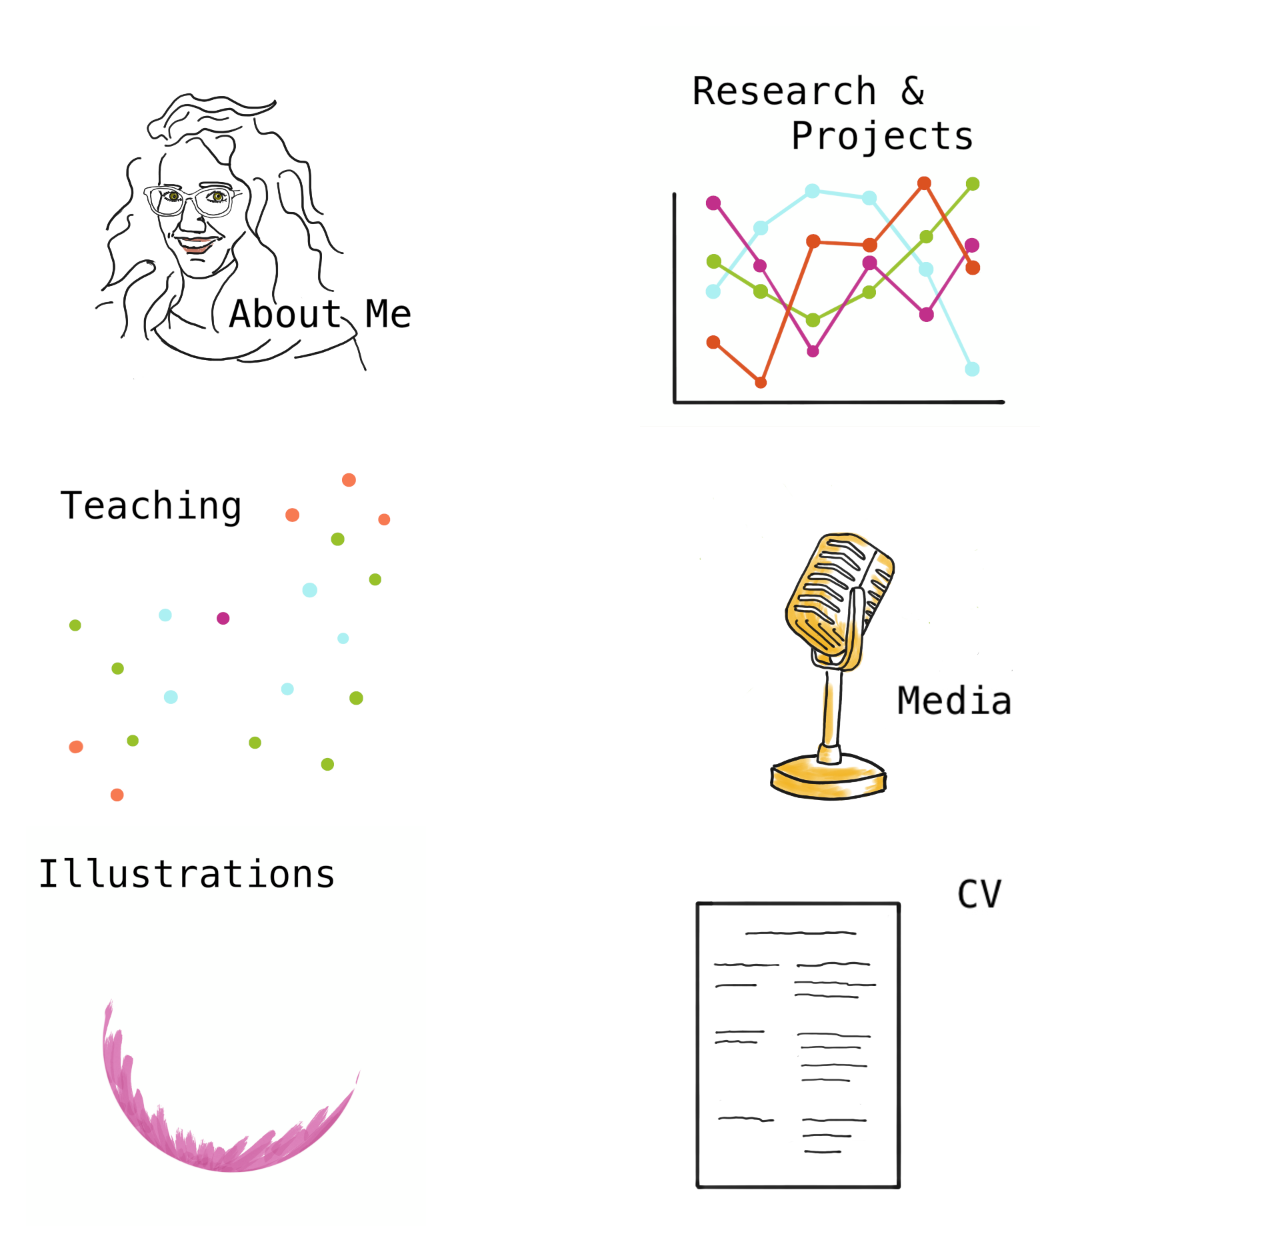
<file: index.html>
<!DOCTYPE html>
<html>
<head>
<title>Anna Haensch</title>
<link rel="stylesheet" type="text/css" href="style.css" />
<link rel="shortcut icon" type="image/icon" href="images/favicon.ico" />
</head>

<body>

<div class="row">

<div class="col-6">
<div class="figure">
<a href="about.html">
<img class="image-main" src="images/header_images/me1.png" width = 90%>
<img class="image-hover" src="images/header_images/me2.png" width="90%">
</a>
</div>
</div>

<div class="col-6">
<div class="figure">
<a href="research.html">
<img class="image-main" src="images/header_images/project1.png" width = 90%>
<img class="image-hover" src="images/header_images/project2.png" width="90%">
</a>
</div>
</div>

<div class="col-6">
<div class="figure">
<a href="teaching.html">
<img class="image-main" src="images/header_images/teaching1.png" width = 90%>
<img class="image-hover" src="images/header_images/teaching2.png" width="90%">
</a>
</div>
</div>

<div class="col-6">
<div class="figure">
<a href="media.html">
<img class="image-main" src="images/header_images/media1.png" width = 90%>
<img class="image-hover" src="images/header_images/media2.png" width="90%">
</a>
</div>
</div>

<div class="col-6">
<div class="figure">
<a href="illustrations.html">
<img class="image-main" src="images/header_images/art1.png" width = 90%>
<img class="image-hover" src="images/header_images/art2.png" width="90%">
</a>
</div>
</div>

<div class="col-6">
<div class="figure">
<a href="CV.pdf">
<img class="image-main" src="images/header_images/cv1.png" width = 90%>
<img class="image-hover" src="images/header_images/cv2.png" width="90%">
</a>
</div>
</div>

</div>

</body>

</html>
</file>
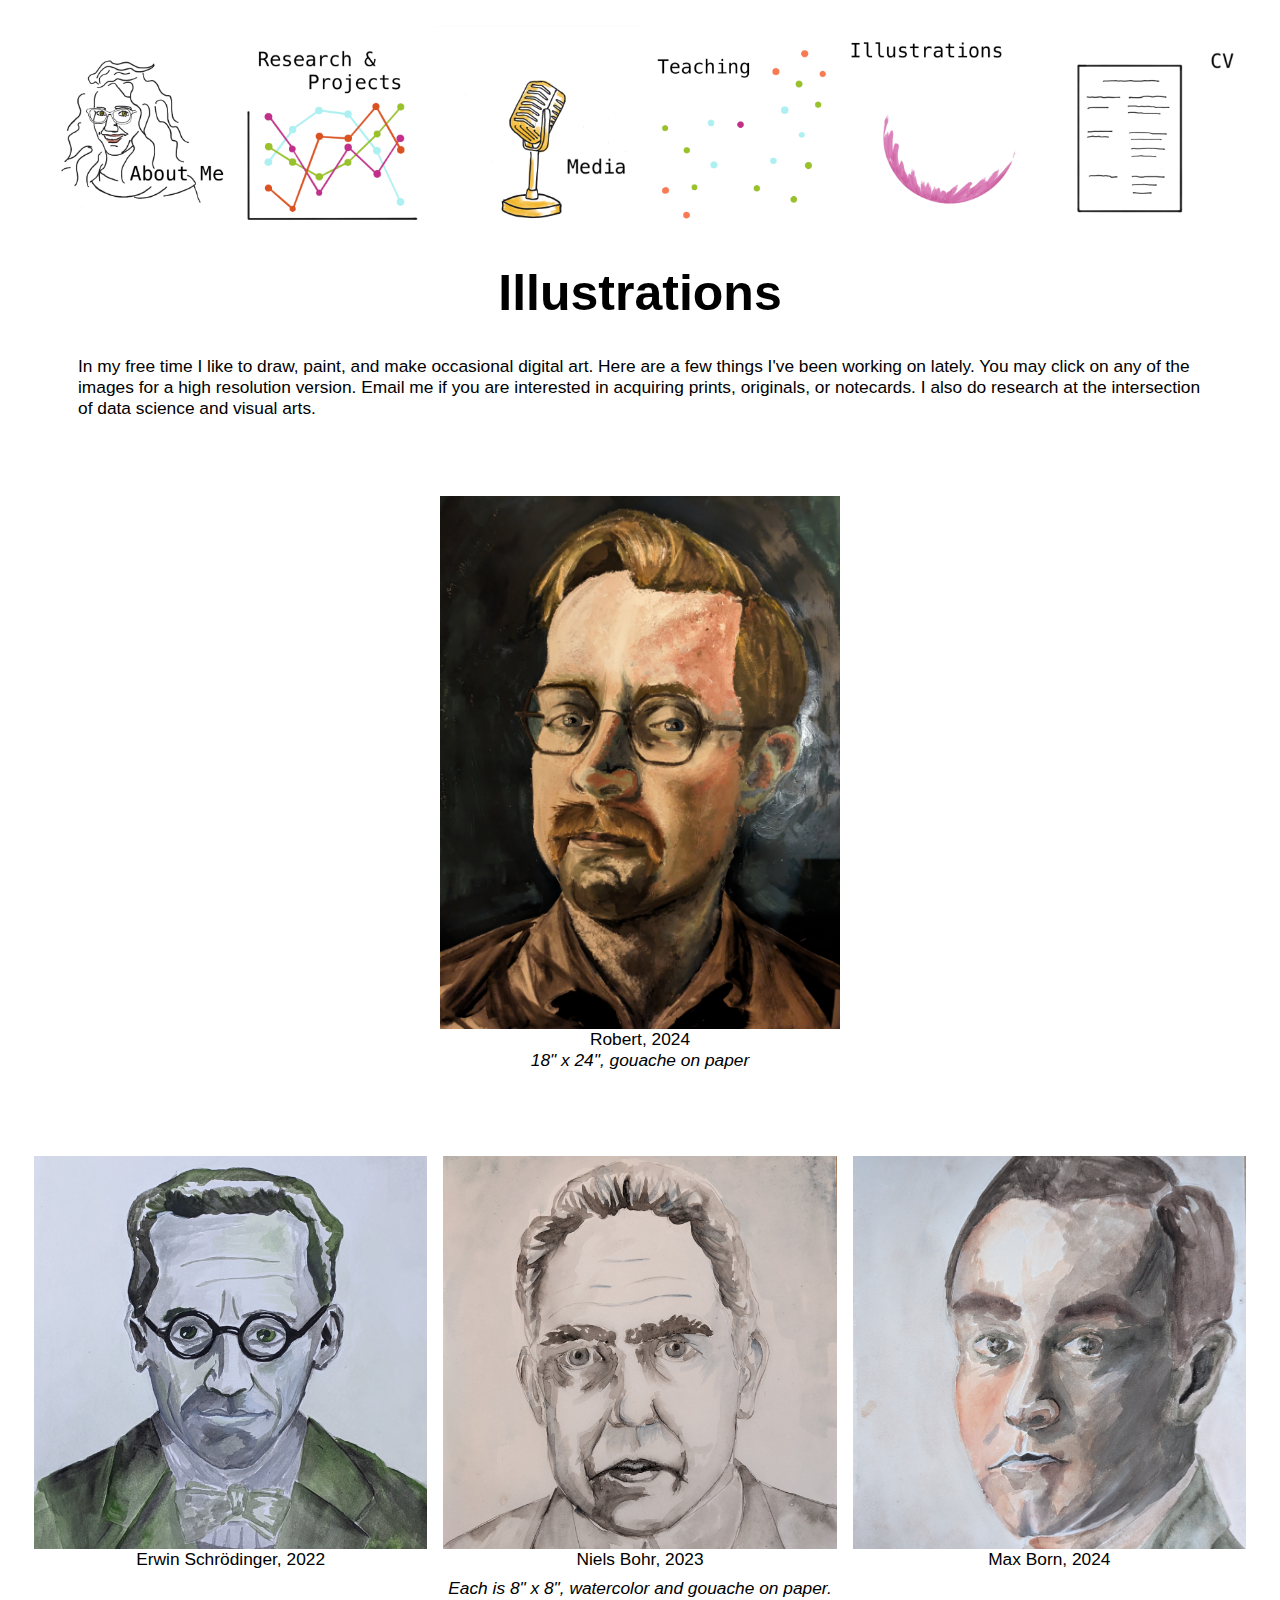
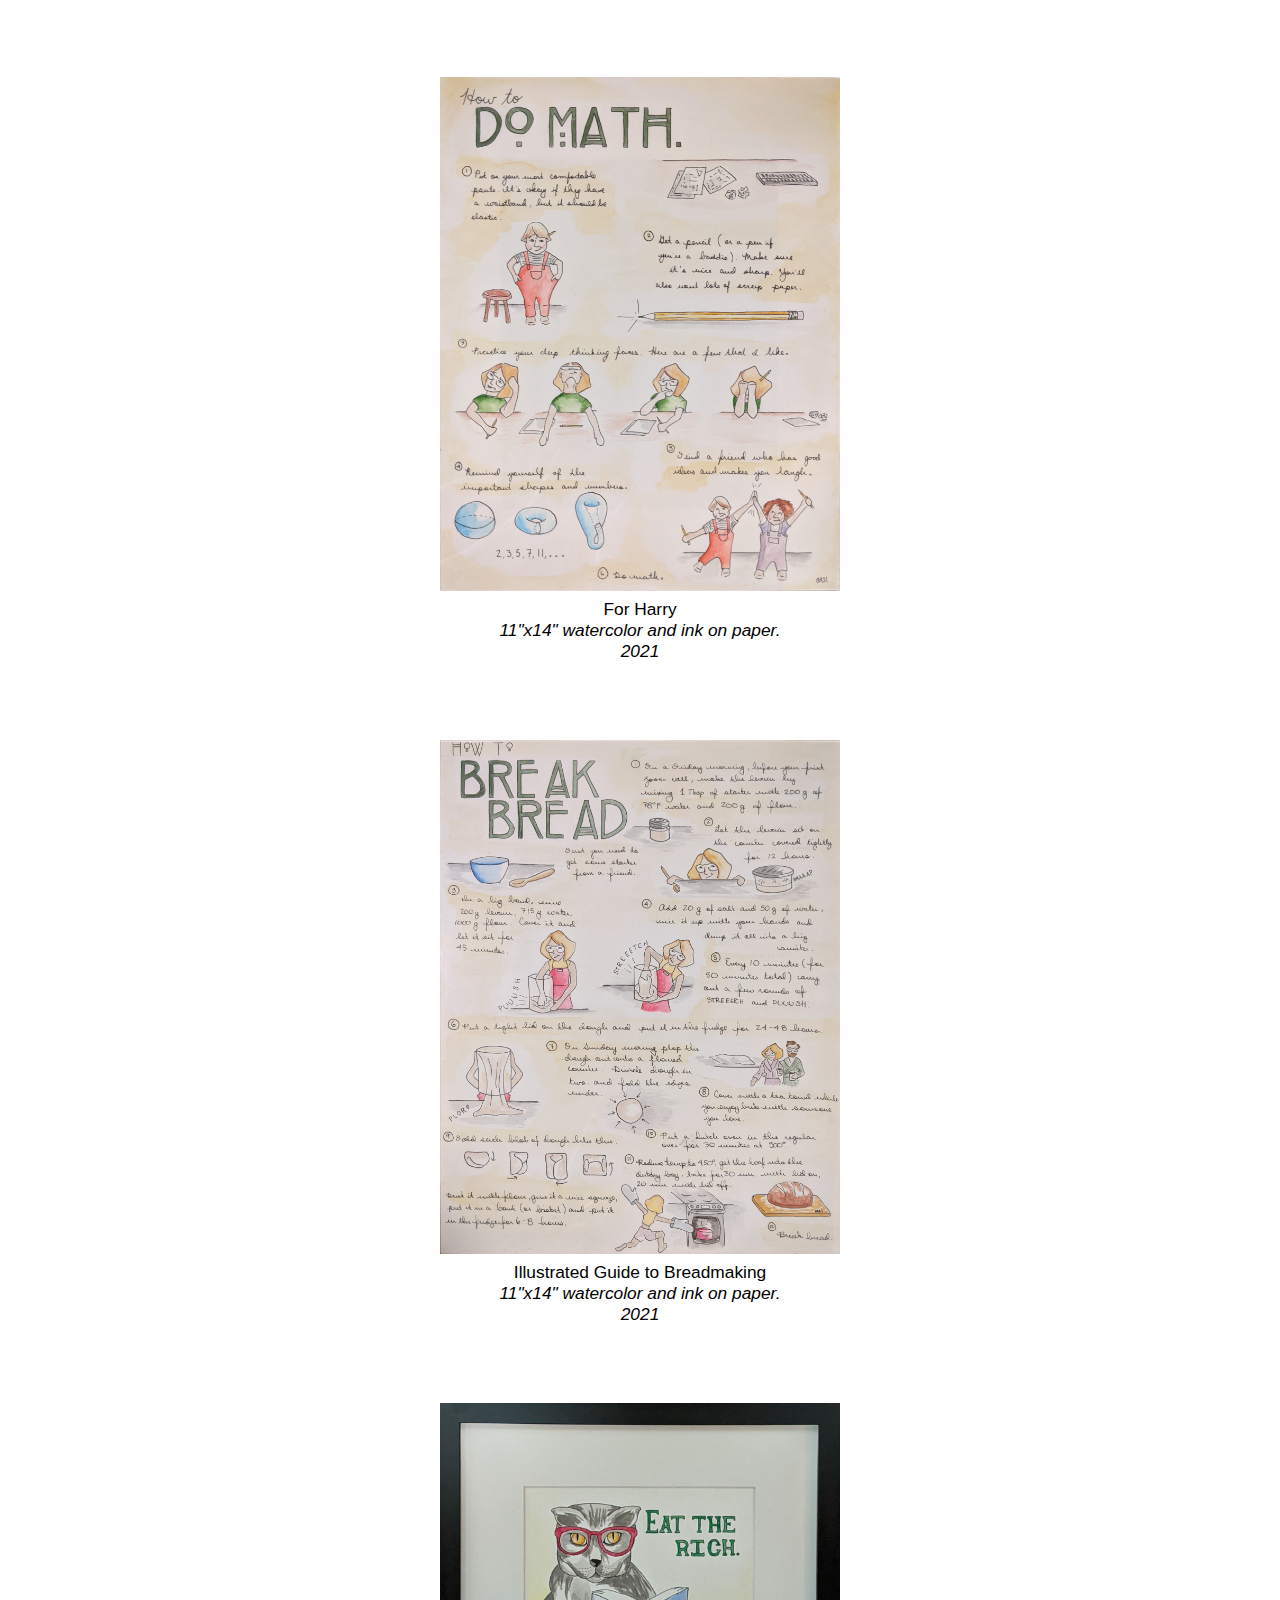
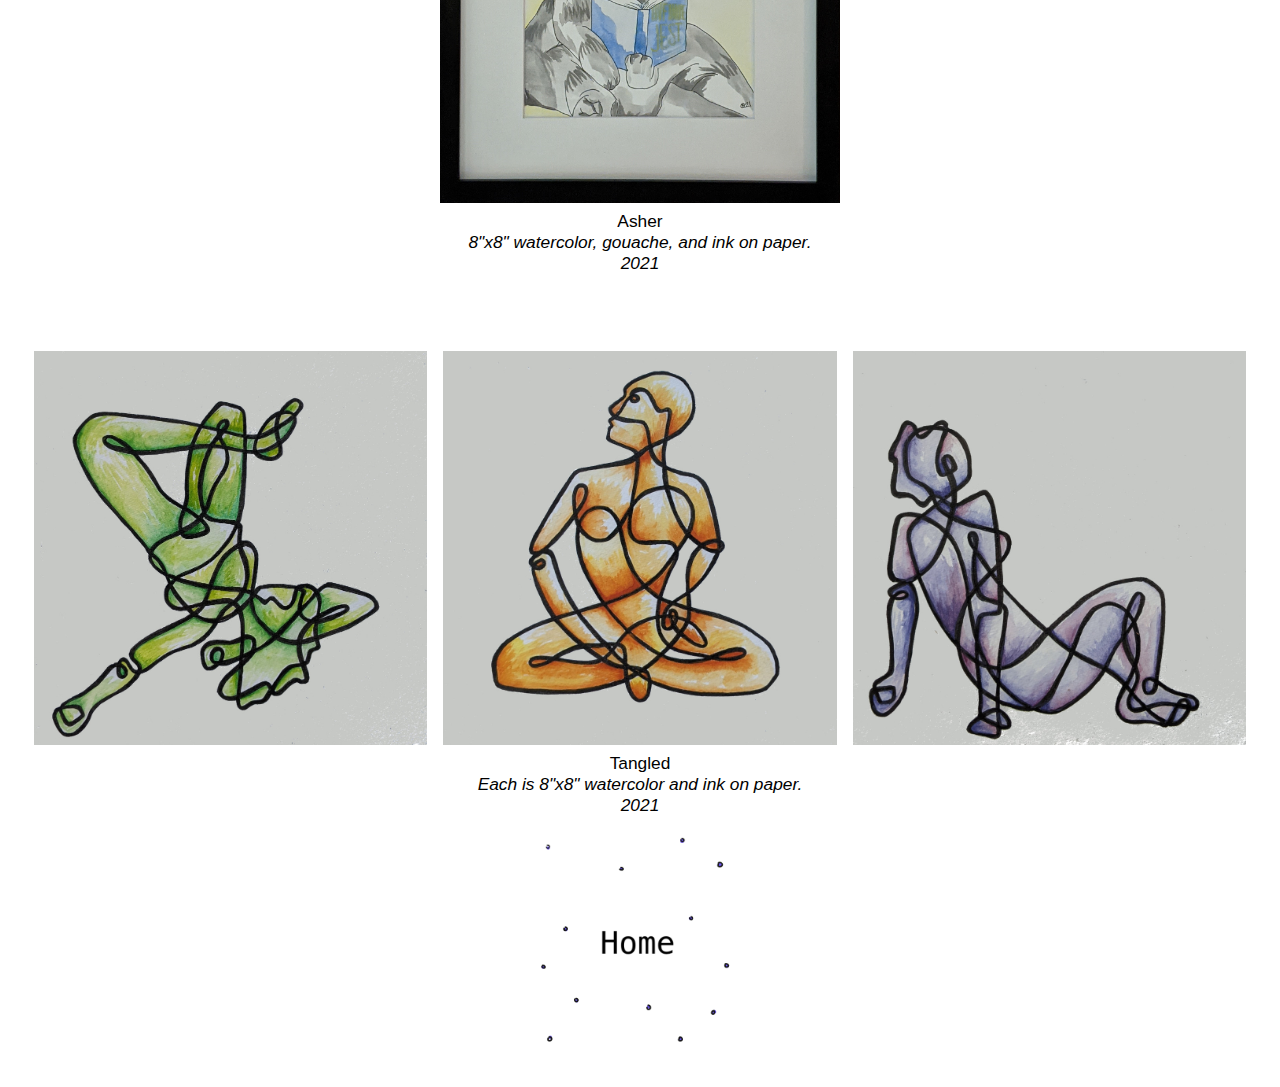
<file: illustrations.html>
<!DOCTYPE html>
<html>
<head>
<title>Anna Haensch - Illustrations</title>
<link rel="stylesheet" type="text/css" href="style.css" />
<link rel="shortcut icon" type="image/icon" href="images/favicon.ico" />
</head>

<body>

<header>
<div class="row">

<div class="col-2">
<div class="figure">
<a href="about.html">
<img class="image-main" src="images/header_images/me1.png" width = 100%>
<img class="image-hover" src="images/header_images/me2.png" width="100%">
</a>
</div>
</div>

<div class="col-2">
<div class="figure">
<a href="research.html">
<img class="image-main" src="images/header_images/project1.png" width = 100%>
<img class="image-hover" src="images/header_images/project2.png" width="100%">
</a>
</div>
</div>

<div class="col-2">
<div class="figure">
<a href="media.html">
<img class="image-main" src="images/header_images/media1.png" width = 100%>
<img class="image-hover" src="images/header_images/media2.png" width="100%">
</a>
</div>
</div>

<div class="col-2">
<div class="figure">
<a href="teaching.html">
<img class="image-main" src="images/header_images/teaching1.png" width = 100%>
<img class="image-hover" src="images/header_images/teaching2.png" width="100%">
</a>
</div>
</div>

<div class="col-2">
<div class="figure">
<a href="illustrations.html">
<img class="image-main" src="images/header_images/art1.png" width = 100%>
<img class="image-hover" src="images/header_images/art2.png" width="100%">
</a>
</div>
</div>

<div class="col-2">
<div class="figure">
<a href="CV.pdf">
<img class="image-main" src="images/header_images/cv1.png" width = 100%>
<img class="image-hover" src="images/header_images/cv2.png" width="100%">
</a>
</div>
</div>

</div>
</header>

<center>
  <div>
  <h1>
    Illustrations
  </h1>
</div>
</center>

<p>
  In my free time I like to draw, paint, and make occasional digital art.  Here are a few things I've been working on lately. You may click on any of the images for a high resolution version.  Email me if you are interested in acquiring prints, originals, or notecards.  I also do research at the intersection of data science and visual arts.
</p>


<p style="margin-bottom: 4em">
</p>

<table style="width:100%; box-shadow:none">
  <col span="1" class="wide">
   <tr>

    <td>
      <center>
<a href="art/robert.jpg">
<div class="figure">
<img src="art/robert.jpg" width="50%">
</div>
</a>
</center>
<center>
Robert, 2024<br>
<i>
  18" x 24",  gouache on paper
</i>
</center>

</td>

   </tr>
 </table>

<p style="margin-bottom: 4em">
</p>

<table style="width:100%; box-shadow:none">
  <col span="1" class="wide">
   <tr>
    <td>
<a href="art/erwin.jpg">
<div class="figure">
<img src="art/erwin.jpg" width="100%">
</div>
</a>
<center>
Erwin Schr&ouml;dinger, 2022
</center>
</td>

    <td>
<a href="art/niels.jpg">
<div class="figure">
<img src="art/niels.jpg" width="100%">
</div>
</a>
<center>
Niels Bohr, 2023
</center>
</td>

<td>
<a href="art/max.jpg">
<div class="figure">
<img src="art/max.jpg" width="100%">
</div>
</a>
<center>
Max Born, 2024
</center>
</td>

   </tr>
 </table>
 <center>
   <i>Each is 8" x 8", watercolor and gouache on paper.</i>
 </center>

 <p style="margin-bottom: 4em">
</p>

<!-- <table style="width:100%; box-shadow:none">
  <col span="1" class="wide">
   <tr>
    <td>
      <center>
<a href="art/pam_john.png">
<div class="figure">
<img src="art/pam_john.png" width="80%">
</div>
</a>
Pam & John
</center>
</td>

    <td>
      <center>
<a href="art/anna_robert.png">
<div class="figure">
<img src="art/anna_robert.png" width="80%">
</div>
</a>
Anna & Robert
</center>
</td>

    <td>
      <center>
<a href="art/nancy_wilfried.png">
<div class="figure">
<img src="art/nancy_wilfried.png" width="80%">
</div>
</a>
Nancy & Wilfried
</center>
</td>

   </tr>
 </table>
 <center>
   <i>Each is 2100 x 2100 digital.</i><br>
   <i>2022</i>
 </center>

 <p style="margin-bottom: 4em">
</p> -->

<!-- <table style="width:100%; box-shadow:none">
  <col span="1" class="wide">
   <tr>

    <td>
      <center>
<a href="art/cambridgeport.jpg">
<div class="figure">
<img src="art/cambridgeport.jpg" width="50%">
</div>
</a>
</center>
</td>

   </tr>
 </table>

 <center>
  Cambridgeport <br>
   <i> 7"x10" watercolor and ink on paper.</i><br>
   <i>2022</i>
 </center>

 <p style="margin-bottom: 4em">
</p>
 -->
<table style="width:100%; box-shadow:none">
  <col span="1" class="wide">
   <tr>

    <td>
    	<center>
<a href="art/how_to_do_math.jpg">
<div class="figure">
<img src="art/how_to_do_math.jpg" width="50%">
</div>
</a>
</center>
</td>

   </tr>
 </table>

 <center>
  For Harry <br>
   <i> 11"x14" watercolor and ink on paper.</i><br>
   <i>2021</i>
 </center>

<p style="margin-bottom: 4em">
</p>

<table style="width:100%; box-shadow:none">
  <col span="1" class="wide">
   <tr>

    <td>
    	<center>
<a href="art/how_to_break_bread.jpg">
<div class="figure">
<img src="art/how_to_break_bread.jpg" width="50%">
</div>
</a>
</center>
</td>

   </tr>
 </table>

 <center>
  Illustrated Guide to Breadmaking<br>
   <i> 11"x14" watercolor and ink on paper.</i><br>
   <i>2021</i>
 </center>

<p style="margin-bottom: 4em">
</p>

<table style="width:100%; box-shadow:none">
  <col span="1" class="wide">
   <tr>
    <td>
      <center>
<a href="art/eat_the_rich.jpg">
<div class="figure">
<img src="art/eat_the_rich.jpg" width="50%">
</div>
</a>
</center>
</td>


   </tr>
 </table>

 <center>
  Asher <br>
   <i>8"x8" watercolor, gouache, and ink on paper.</i><br>
   <i>2021</i>
 </center>

<p style="margin-bottom: 4em">
</p>

<table style="width:100%; box-shadow:none">
  <col span="1" class="wide">
   <tr>
    <td>
<a href="art/green.jpg">
<div class="figure">
<img src="art/green_adjusted.jpg" width="100%">
</div>
</a>
</td>

    <td>
<a href="art/orange.jpg">
<div class="figure">
<img src="art/orange_adjusted.jpg" width="100%">
</div>
</a>
</td>

    <td>
<a href="art/purple.jpg">
<div class="figure">
<img src="art/purple_adjusted.jpg" width="100%">
</div>
</a>
</td>

   </tr>
 </table>
 <center>
	 Tangled<br>
   <i>Each is 8"x8" watercolor and ink on paper.</i><br>
   <i>2021</i>
 </center>

<footer>
<table style="width:100%; padding-top:100px">
<col span="1" class="wide">
<tr>
<td>
<div class="figure">
<img class="image-main" src="images/header_images/blank.png" width="100%">
<img class="image-hover" src="images/header_images/blank.png" width="100%">
</div>
</td>
<td>
<div class="figure">
<img class="image-main" src="images/header_images/blank.png" width="100%">
<img class="image-hover" src="images/header_images/blank.png" width="100%">
</div>
</td>
<td>
<a href="index.html">
<div class="figure">
<img class="image-main" src="images/header_images/home1.png" width="100%">
<img class="image-hover" src="images/header_images/home2.png" width="100%">
</div>
</a>
</td>
<td>
<div class="figure">
<img class="image-main" src="images/header_images/blank.png" width="100%">
<img class="image-hover" src="images/header_images/blank.png" width="100%">
</div>
</td>
<td>
<div class="figure">
<img class="image-main" src="images/header_images/blank.png" width="100%">
<img class="image-hover" src="images/header_images/blank.png" width="100%">
</div>
</td>
</tr>
</table>
</footer>

</body>

</html>
</file>
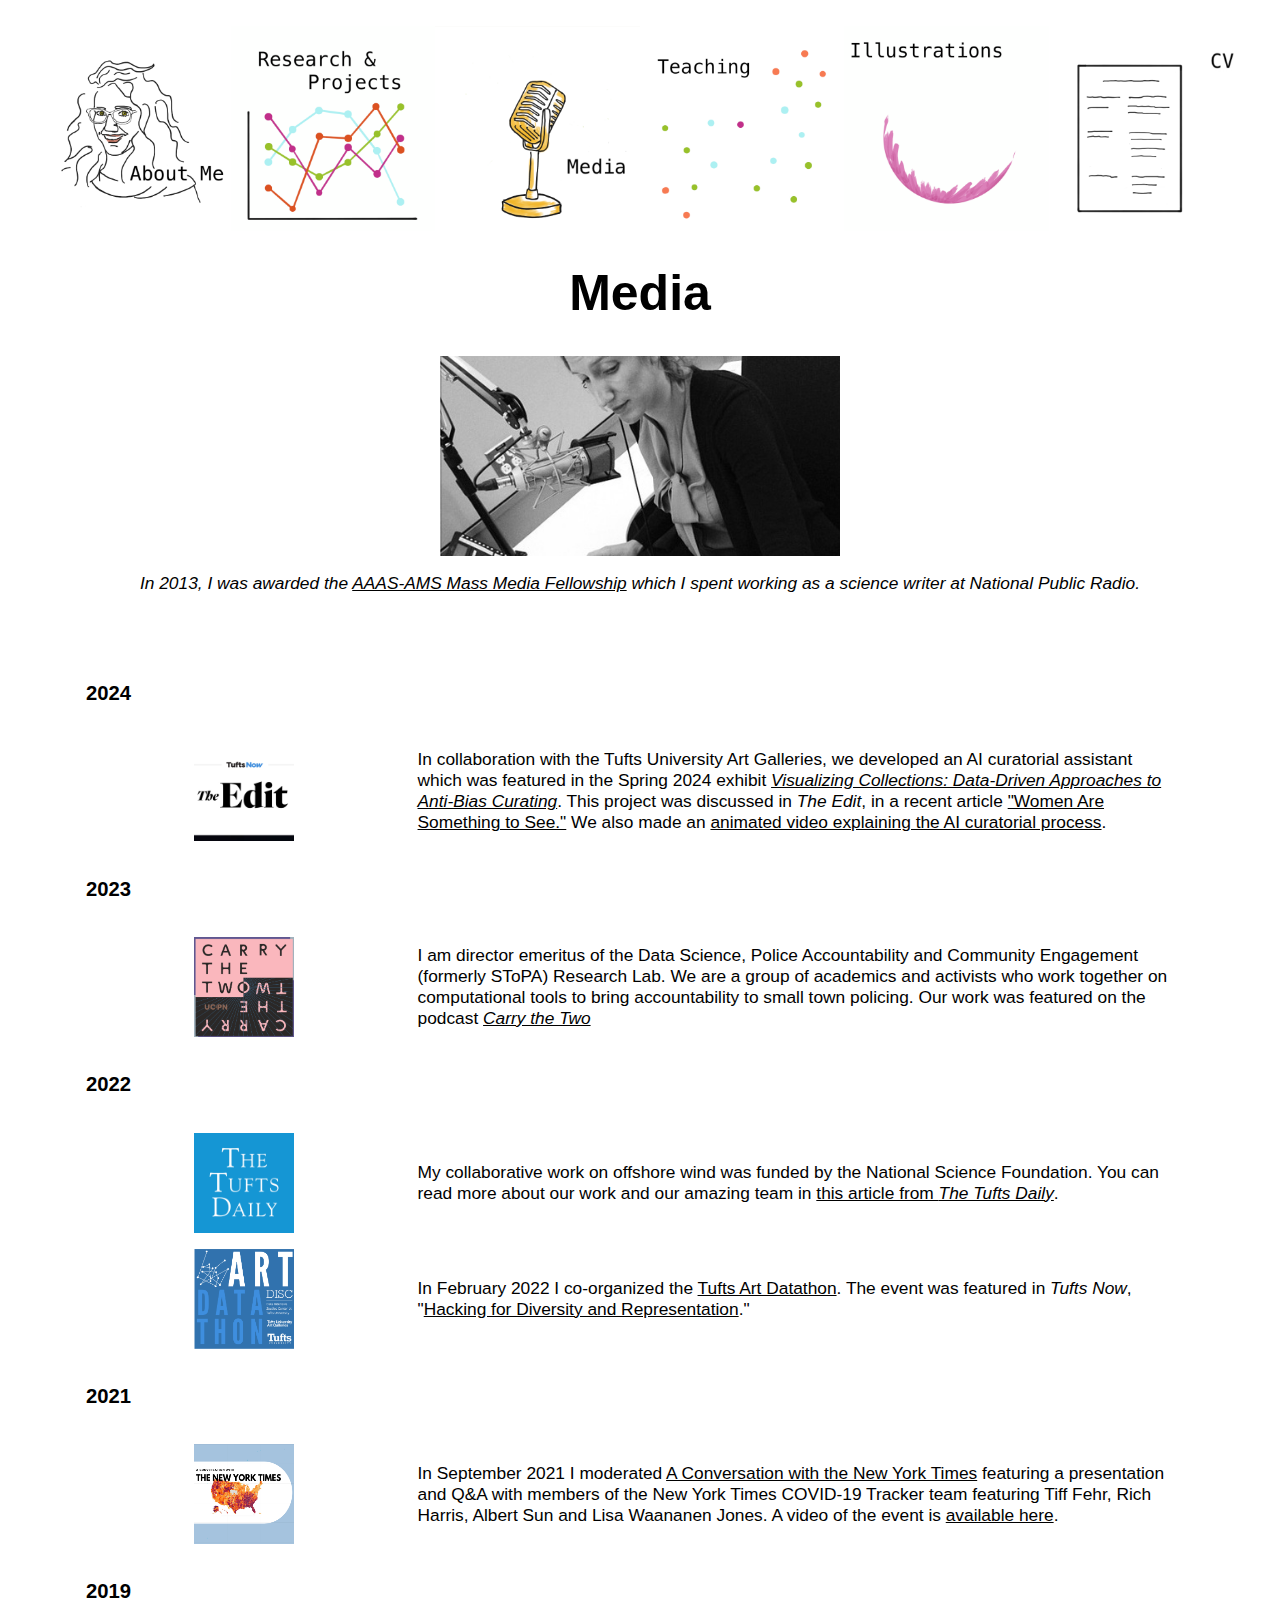
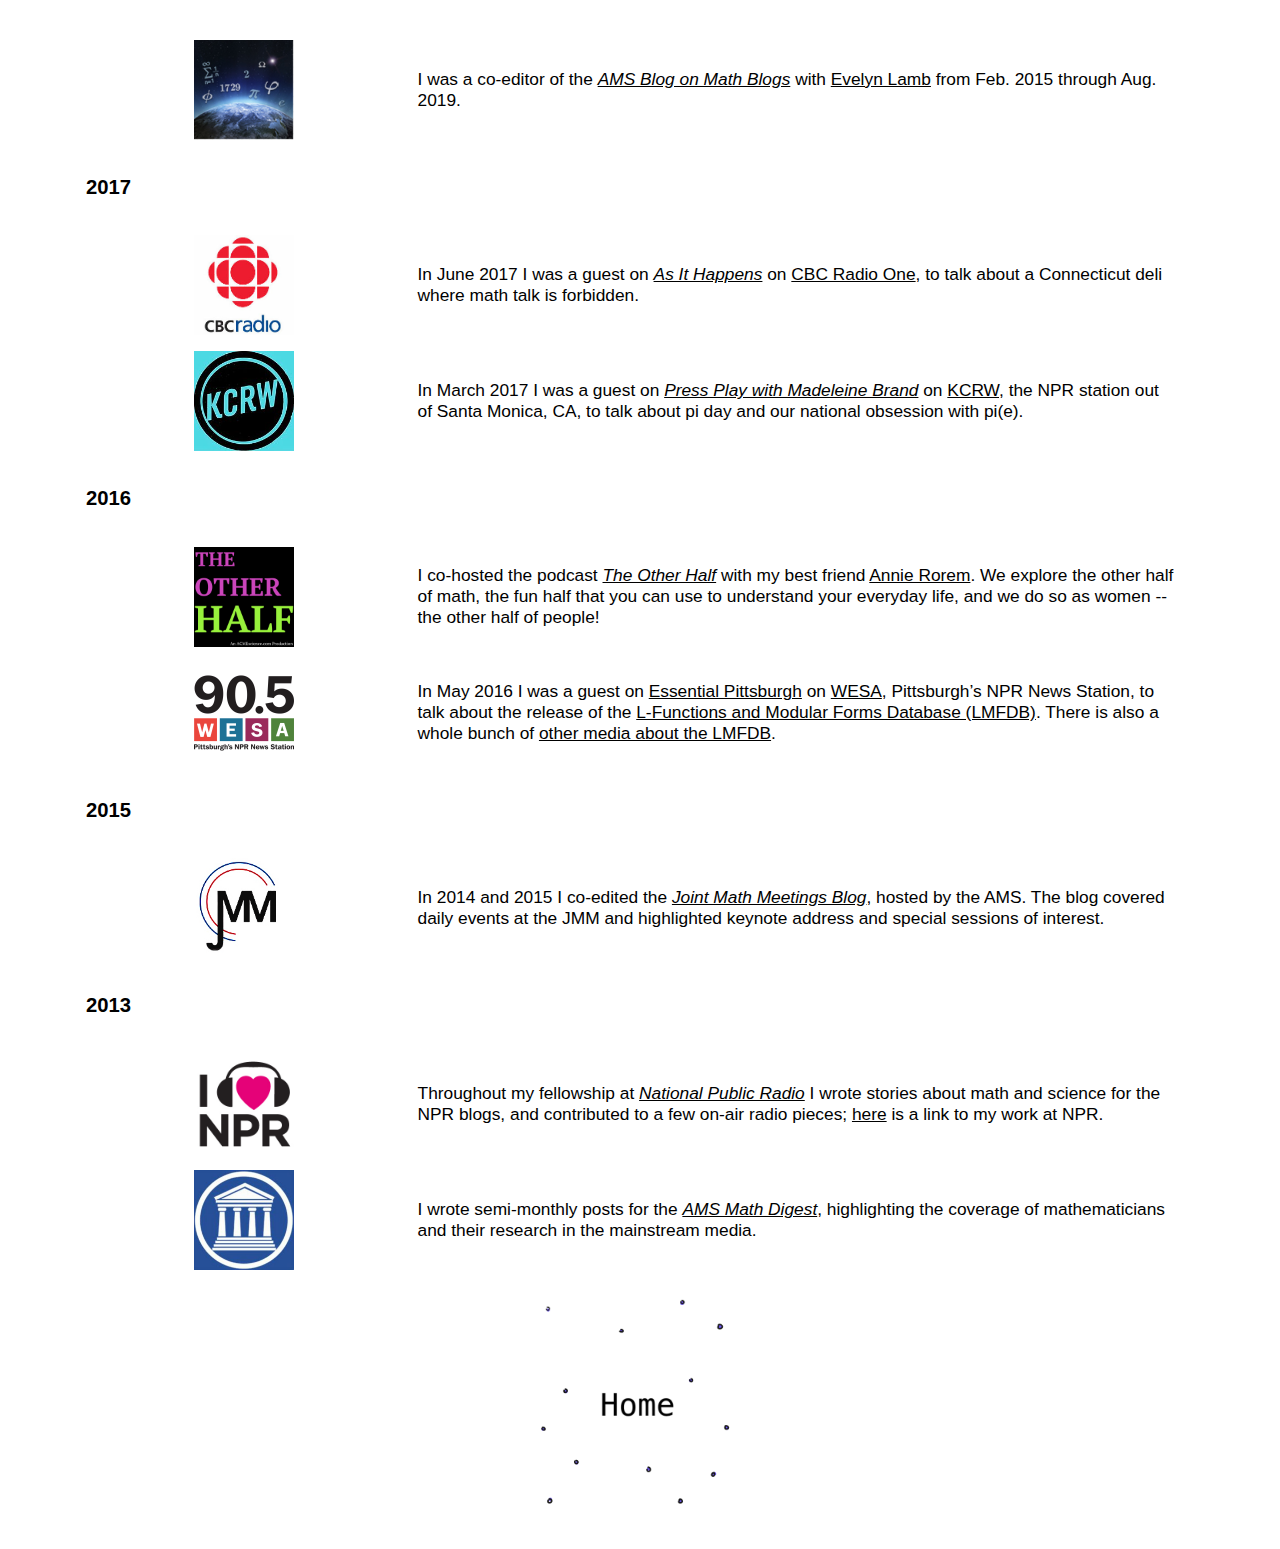
<file: media.html>
<!DOCTYPE html>
<html>
<head>
<title>Anna Haensch - Media</title>
<link rel="stylesheet" type="text/css" href="style.css" />
<link rel="shortcut icon" type="image/icon" href="images/favicon.ico" />
</head>

<body>

<header>
<div class="row">

<div class="col-2">
<div class="figure">
<a href="about.html">
<img class="image-main" src="images/header_images/me1.png" width = 100%>
<img class="image-hover" src="images/header_images/me2.png" width="100%">
</a>
</div>
</div>

<div class="col-2">
<div class="figure">
<a href="research.html">
<img class="image-main" src="images/header_images/project1.png" width = 100%>
<img class="image-hover" src="images/header_images/project2.png" width="100%">
</a>
</div>
</div>

<div class="col-2">
<div class="figure">
<a href="media.html">
<img class="image-main" src="images/header_images/media1.png" width = 100%>
<img class="image-hover" src="images/header_images/media2.png" width="100%">
</a>
</div>
</div>

<div class="col-2">
<div class="figure">
<a href="teaching.html">
<img class="image-main" src="images/header_images/teaching1.png" width = 100%>
<img class="image-hover" src="images/header_images/teaching2.png" width="100%">
</a>
</div>
</div>

<div class="col-2">
<div class="figure">
<a href="illustrations.html">
<img class="image-main" src="images/header_images/art1.png" width = 100%>
<img class="image-hover" src="images/header_images/art2.png" width="100%">
</a>
</div>
</div>

<div class="col-2">
<div class="figure">
<a href="CV.pdf">
<img class="image-main" src="images/header_images/cv1.png" width = 100%>
<img class="image-hover" src="images/header_images/cv2.png" width="100%">
</a>
</div>
</div>

</div>
</header>

<center>
<h1>
Media
</h1>
</center>

<center>
<img src="images/headshots/anna_npr2.png" width=50% style="border-radius: 0px">
</center>

<p>
    <center>
    <i>
In 2013, I was awarded the <a href="https://www.aaas.org/programs/mass-media-fellowship">AAAS-AMS Mass Media Fellowship</a> which I spent working as a science writer at National Public Radio.  
</i>
</center>
</p>
 <div class=“contentBlock”>
 <h4></h4>
<br>


  <table style="width:90%; box-shadow:none; margin-left: 3.0em;">
  

<tr>    
    <th style="width:30%"></th>
    <th style="width:70%"></th>
</tr>

  <tr>
    <td>
      <h3>
2024
</h3>

    </td>

    <td>
    </td>
  </tr>



<tr>
    <td>
     <a href="https://mailchi.mp/tufts/women_are_something_to_see?e=97ab28555b">
      <center><img src = "media/images/edit.png" class="thumbnails"></center>
     </a>
    </td>
    <td>
          In collaboration with the Tufts University Art Galleries, we developed an AI curatorial assistant which was featured in the Spring 2024 exhibit <i><a href = "https://artgalleries.tufts.edu/exhibitions/201-visualizing-collections-data-driven-approaches-to-anti-bias-curating">Visualizing Collections: Data-Driven Approaches to Anti-Bias Curating</a></i>.  This project was discussed in <i>The Edit</i>, in a recent article <a href = "https://mailchi.mp/tufts/women_are_something_to_see?e=97ab28555b">"Women Are Something to See."</a>  We also made an <a href = "https://drive.google.com/file/d/1nWcRy20JvENjgZjRxClShsV1U5UStpMP/view?pli=1">animated video explaining the AI curatorial process</a>.
    </td>
   </tr>

  <tr>
    <td>
      <h3>
2023
</h3>

    </td>

    <td>
    </td>
  </tr>



<tr>
    <td>
     <a href="https://carry-the-two.castos.com/episodes/jude-higdon-on-small-town-policing">
      <center><img src = "media/images/carry_the_two.png" class="thumbnails"></center>
     </a>
    </td>
    <td>
          I am director emeritus of the Data Science, Police Accountability and Community Engagement (formerly SToPA) Research Lab.  We are
          a group of academics and activists who work together on computational tools to bring
          accountability to small town policing.  Our work was featured on the podcast <a href = https://carry-the-two.castos.com/episodes/jude-higdon-on-small-town-policing> <i>Carry the Two </i> </a>
     </span>
    </td>
   </tr>

  <tr>
    <td>
      <h3>
2022
</h3>

    </td>

    <td>
    </td>
  </tr>

<tr>
    <td>
     <a href="https://www.tuftsdaily.com/article/2022/12/tufts-engineers-receive-grant-to-study-offshore-wind-energy-infrastructure">
      <center><img src = "media/images/tufts_daily.png" class="thumbnails"></center>
     </a>
    </td>
    <td>
          My collaborative work on offshore wind was funded by the National Science Foundation.  
          You can read more about our work and our amazing team in <a href = https://www.tuftsdaily.com/article/2022/12/tufts-engineers-receive-grant-to-study-offshore-wind-energy-infrastructure>this article from <i>The Tufts Daily</i></a>.
     </span>
    </td>
   </tr>
   <tr>
    <td>
     <a href="https://artgalleries.tufts.edu/events/12-art-datathon">
      <center><img src = "media/images/art_datathon.png" class="thumbnails"></center>
     </a>
    </td>
    <td>
		  In February 2022 I co-organized the <a href = "https://artgalleries.tufts.edu/events/12-art-datathon">Tufts Art  Datathon</a>. The event was featured in <i>Tufts Now</i>, "<a href="https://now.tufts.edu/2022/03/01/hacking-diversity-and-representation">Hacking for Diversity and Representation</a>."
     </span>
    </td>
   </tr>
   
  <tr>
    <td>
      <h3>
2021
</h3>

    </td>

    <td>
    </td>
  </tr>

   <tr>
    <td>
     <a href="https://disc.tufts.edu/past-events">
      <center><img src = "media/images/nytimes_thumbnail.png" class="thumbnails"></center>
     </a>
    </td>
    <td>
In September 2021 I moderated <a href = "https://disc.tufts.edu/past-events">A Conversation with the New York Times</a> featuring a presentation and Q&A with members of the New York Times COVID-19 Tracker team featuring Tiff Fehr, Rich Harris, Albert Sun and Lisa Waananen Jones. A video of the event is <a href = "https://tufts.zoom.us/rec/share/I46IGCVX1JNfNxps5rMokJm-ovOUNTYdhKZO91T41tzAuZqe0__RXpJgoRWBPneF.VLyZGzf6RWFAg1hb?startTime=1632427281000">available here</a>. 
     </span>
    </td>
   </tr>




  <tr>
    <td>
      <h3>
2019
</h3>

    </td>

    <td>
    </td>
  </tr>

   <tr>
    <td>
     <a href="http://blogs.ams.org/blogonmathblogs">
        <center><img src = "media/images/blog.jpg" class="thumbnails"></center>
     </a>
    </td>
    <td>
I was a co-editor of the <a href="http://blogs.ams.org/blogonmathblogs/#sthash.dMDck3ud.dpbs"><i>AMS Blog on Math Blogs</i></a> with <a href="http://www.math.utah.edu/~lamb/">Evelyn Lamb</a> from Feb. 2015 through Aug. 2019.
     </span>
    </td>
   </tr>

  <tr>
    <td>
      <h3>
2017
</h3>

    </td>

    <td>
    </td>
  </tr>

   <tr>
    <td>
     <a href="http://www.cbc.ca/radio/asithappens/as-it-happens-monday-edition-1.4167415/the-story-behind-that-connecticut-deli-math-sign-1.4169424">
        <center><img src = "media/images/cbc_radio_logo.jpg" class="thumbnails"></center>
     </a>
    </td>
    <td>
In June 2017 I was a guest on <a href=http://www.cbc.ca/radio/asithappens/as-it-happens-monday-edition-1.4167415/the-story-behind-that-connecticut-deli-math-sign-1.4169424><i>As It Happens</i></a> on <a href=http://www.cbc.ca/listen/live/radio1/toronto>CBC Radio One</a>, to talk about a Connecticut deli where math talk is forbidden.
     </span>
    </td>
   </tr>

   <tr>
    <td>
     <a href="https://www.kcrw.com/news-culture/shows/press-play-with-madeleine-brand/mayor-garcetti-on-housing-homelessness-and-sanctuary-rhetoric#seg-how-3-14-became-a-mathematical-celebrity">
        <center><img src = "media/images/KCRW.jpg" class="thumbnails"></center>
     </a>
    </td>
    <td>
In March 2017 I was a guest on <a href=https://www.kcrw.com/news-culture/shows/press-play-with-madeleine-brand/mayor-garcetti-on-housing-homelessness-and-sanctuary-rhetoric#seg-how-3-14-became-a-mathematical-celebrity><i>Press Play with Madeleine Brand</i></a> on <a href=http://www.kcrw.com>KCRW</a>, the NPR station out of Santa Monica, CA, to talk about pi day and our national obsession with pi(e).
     </span>
    </td>
   </tr>


  <tr>
    <td>
      <h3>
2016
</h3>

    </td>

    <td>
    </td>
  </tr>

   <tr>
    <td>
     <a href="http://theotherhalf.acmescience.com">
      <center><img src = "media/images/TOHcover.jpg" class="thumbnails"></center>
     </a>
    </td>
    <td>
I co-hosted the podcast <a href="http://theotherhalf.acmescience.com"><i>The Other Half</i></a> with my best friend <a href="https://www.loc.gov/rr/frd/admin.html">Annie Rorem</a>.  We explore the other half of math, the fun half that you can use to understand your everyday life, and we do so as women -- the other half of people!
     </span>
    </td>
   </tr>

   <tr>
    <td>
     <a href="http://wesa.fm/post/duquesne-professor-part-team-creating-breakthrough-online-security-database">
        <center><img src = "media/images/wesa.jpg" class="thumbnails"></center>
     </a>
    </td>
    <td>
In May 2016 I was a guest on <a href=http://wesa.fm/post/duquesne-professor-part-team-creating-breakthrough-online-security-database>Essential Pittsburgh</a> on <a href=http://wesa.fm>WESA</a>, Pittsburgh’s NPR News Station, to talk about the release of the <a href=http://www.lmfdb.org>L-Functions and Modular Forms Database (LMFDB)</a>.  There is also a whole bunch of <a href=http://www.lmfdb.org/news>other media about the LMFDB</a>.
     </span>
    </td>
   </tr>


  <tr>
    <td>
      <h3>
2015
</h3>

    </td>

    <td>
    </td>
  </tr>


   <tr>
    <td>
     <a href="http://blogs.ams.org/jmm2015/">
        <center><img src = "media/images/jmm.jpg" class="thumbnails"></center>
     </a>
    </td>
    <td>
In 2014 and 2015 I co-edited the <a href="http://blogs.ams.org/jmm2015/"><i>Joint Math Meetings Blog</i></a>, hosted by the AMS.  The blog covered daily events at the JMM and highlighted keynote address and special sessions of interest.
     </span>
    </td>
   </tr>

  <tr>
    <td>
      <h3>
2013
</h3>

    </td>

    <td>
    </td>
  </tr>

   <tr>
    <td>
     <a href="http://www.npr.org">
        <center><img src = "media/images/heartnpr.jpg" class="thumbnails"></center>
     </a>
    </td>
    <td>
Throughout my fellowship at <a href="http://www.npr.org"><i>National Public Radio</i></a> I wrote stories about math and science for the NPR blogs, and contributed to a few on-air radio pieces; <a href="http://www.npr.org/templates/search/index.php?searchinput=anna+haensch" >here</a> is a link to my work at NPR.
     </span>
    </td>
   </tr>

   <tr>
    <td>
     <a href="http://www.ams.org/news/math-in-the-media/math-in-the-media">
        <center><img src = "media/images/ams.jpg" class="thumbnails"></center>
     </a>
    </td>
    <td>
I wrote semi-monthly posts for the <a href="http://www.ams.org/news/math-in-the-media/math-in-the-media"><i>AMS Math Digest</i></a>, highlighting the coverage of mathematicians and their research in the mainstream media.
     </span>
    </td>
   </tr>
  </table>

</center>

 </div>
</div>

<footer>
<table style="width:100%; padding-top:100px">
<col span="1" class="wide">
<tr>
<td>
<div class="figure">
<img class="image-main" src="images/header_images/blank.png" width="100%">
<img class="image-hover" src="images/header_images/blank.png" width="100%">
</div>
</td>
<td>
<div class="figure">
<img class="image-main" src="images/header_images/blank.png" width="100%">
<img class="image-hover" src="images/header_images/blank.png" width="100%">
</div>
</td>
<td>
<a href="index.html">
<div class="figure">
<img class="image-main" src="images/header_images/home1.png" width="100%">
<img class="image-hover" src="images/header_images/home2.png" width="100%">
</div>
</a>
</td>
<td>
<div class="figure">
<img class="image-main" src="images/header_images/blank.png" width="100%">
<img class="image-hover" src="images/header_images/blank.png" width="100%">
</div>
</td>
<td>
<div class="figure">
<img class="image-main" src="images/header_images/blank.png" width="100%">
<img class="image-hover" src="images/header_images/blank.png" width="100%">
</div>
</td>
</tr>
</table>
</footer>

</body>

</html>
</file>
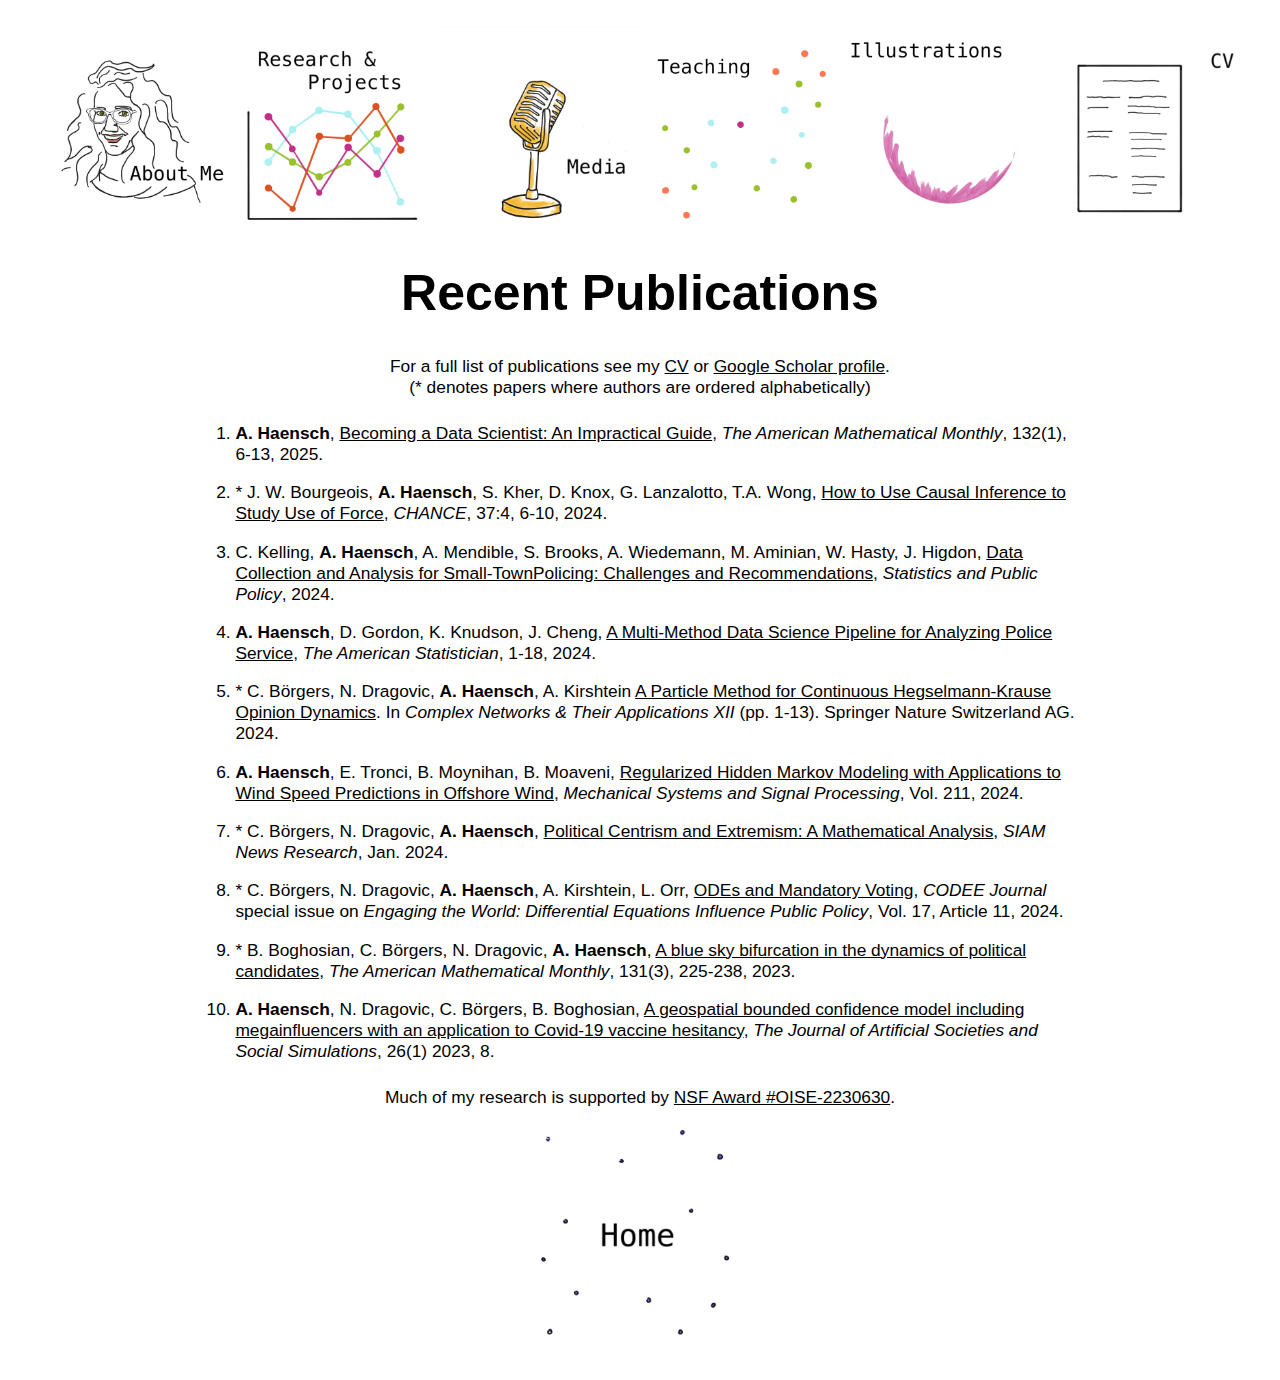
<file: research.html>
<!DOCTYPE html>
<html>
<head>
<title>Anna Haensch - Research</title>
<link rel="stylesheet" type="text/css" href="style.css" />
<link rel="shortcut icon" type="image/icon" href="images/favicon.ico" />
</head>

<body>

<header>
<div class="row">

<div class="col-2">
<div class="figure">
<a href="about.html">
<img class="image-main" src="images/header_images/me1.png" width = 100%>
<img class="image-hover" src="images/header_images/me2.png" width="100%">
</a>
</div>
</div>

<div class="col-2">
<div class="figure">
<a href="research.html">
<img class="image-main" src="images/header_images/project1.png" width = 100%>
<img class="image-hover" src="images/header_images/project2.png" width="100%">
</a>
</div>
</div>

<div class="col-2">
<div class="figure">
<a href="media.html">
<img class="image-main" src="images/header_images/media1.png" width = 100%>
<img class="image-hover" src="images/header_images/media2.png" width="100%">
</a>
</div>
</div>

<div class="col-2">
<div class="figure">
<a href="teaching.html">
<img class="image-main" src="images/header_images/teaching1.png" width = 100%>
<img class="image-hover" src="images/header_images/teaching2.png" width="100%">
</a>
</div>
</div>

<div class="col-2">
<div class="figure">
<a href="illustrations.html">
<img class="image-main" src="images/header_images/art1.png" width = 100%>
<img class="image-hover" src="images/header_images/art2.png" width="100%">
</a>
</div>
</div>

<div class="col-2">
<div class="figure">
<a href="CV.pdf">
<img class="image-main" src="images/header_images/cv1.png" width = 100%>
<img class="image-hover" src="images/header_images/cv2.png" width="100%">
</a>
</div>
</div>

</div>
</header>

<center>
	
	<h1>
		Recent Publications
	</h1>
</center>


<center>
<table style="width:85%">
  <col span="1" class="wide">

<tr>
  <td style="padding: 0; margin: 0;">

<center>
  For a full list of publications see my <a href = https://annahaensch.com/CV.pdf>CV</a> or <a href = https://scholar.google.com/citations?user=kVg4ucoAAAAJ&hl=en>Google Scholar profile</a>.<br>
 (* denotes papers where authors are ordered alphabetically)
</center>
  </td>
</tr>

<tr>
	<td style="padding: 0; margin: 0;">
	</td>
</tr>

<tr>
  <td>
    <p>
      <ol>
        <li> 
        <b>A. Haensch</b>, <a href = https://doi.org/10.1080/00029890.2024.2409064>Becoming a Data Scientist: An Impractical Guide</a>, <i>The American Mathematical Monthly</i>, 132(1), 6-13, 2025.
        </li>

        <li> * J. W. Bourgeois, <b>A. Haensch</b>, S. Kher, D. Knox, G. Lanzalotto, T.A. Wong, <a href = research/papers/causal_inference_uof.pdf>How to Use Causal Inference to Study Use of Force</a>, <i>CHANCE</i>, 37:4, 6-10, 2024.

        <li> C. Kelling, <b>A. Haensch</b>, A. Mendible, S. Brooks, A. Wiedemann, M. Aminian, W. Hasty, J. Higdon, <a href = https://doi.org/10.1080/2330443X.2024.2379270>Data Collection and Analysis for Small-TownPolicing: Challenges and Recommendations</a>, <i>Statistics and Public Policy</i>, 2024.

        <li> <b>A. Haensch</b>, D. Gordon, K. Knudson, J. Cheng, <a href = https://doi.org/10.1080/00031305.2024.2374275>A Multi-Method Data Science Pipeline for Analyzing Police Service</a>, <i>The American Statistician</i>, 1-18, 2024.

        <li> * C. B&ouml;rgers, N. Dragovic, <b>A. Haensch</b>, A. Kirshtein <a href = "https://link.springer.com/chapter/10.1007/978-3-031-53499-7_37">A Particle Method for Continuous Hegselmann-Krause Opinion Dynamics</a>. In <i>Complex Networks & Their Applications XII</i> (pp. 1-13). Springer Nature Switzerland AG. 2024.

        <li> <b>A. Haensch</b>, E. Tronci, B. Moynihan, B. Moaveni, <a href = https://www.sciencedirect.com/science/article/pii/S0888327024001274?via%3Dihub>Regularized Hidden Markov Modeling with Applications to Wind Speed Predictions in Offshore Wind</a>, <i>Mechanical Systems and Signal Processing</i>, Vol. 211, 2024.

        <li>  * C. B&ouml;rgers, N. Dragovic, <b>A. Haensch</b>, <a href = https://sinews.siam.org/Details-Page/political-centrism-and-extremism-a-mathematical-analysis>Political Centrism and Extremism: A Mathematical Analysis</a>, <i>SIAM News Research</i>, Jan. 2024.

        <li> * C. B&ouml;rgers, N. Dragovic, <b>A. Haensch</b>, A. Kirshtein, L. Orr, <a href = https://scholarship.claremont.edu/codee/vol17/iss1/11/>ODEs and Mandatory Voting</a>, <i>CODEE Journal</i> special issue on <i>Engaging the World: Differential Equations Influence Public Policy</i>, Vol. 17, Article 11, 2024.

        <li> * B. Boghosian, C. B&ouml;rgers, N. Dragovic, <b>A. Haensch</b>, <a href = https://www.tandfonline.com/doi/full/10.1080/00029890.2023.2286221>A blue sky bifurcation in the dynamics of political candidates</a>,  <i> The American Mathematical Monthly</i>, 131(3), 225-238, 2023.

        <li> <b>A. Haensch</b>, N. Dragovic, C. B&ouml;rgers, B. Boghosian, <a href = https://www.jasss.org/26/1/8.html>A geospatial bounded confidence model including megainfluencers with an application to Covid-19 vaccine hesitancy</a>, <i> The Journal of Artificial Societies and Social Simulations</i>, 26(1) 2023, 8.

      </ol>
    </p>
  </td>
</tr>  
 

</table>
</center>

<center>
Much of my research is supported by <a href = https://www.nsf.gov/awardsearch/showAward?AWD_ID=2230630&HistoricalAwards=false>NSF Award #OISE-2230630</a>.
</center>

<footer>
<table style="width:100%; padding-top:100px">
<col span="1" class="wide">
<tr>
<td>
<div class="figure">
<img class="image-main" src="images/header_images/blank.png" width="100%">
<img class="image-hover" src="images/header_images/blank.png" width="100%">
</div>
</td>
<td>
<div class="figure">
<img class="image-main" src="images/header_images/blank.png" width="100%">
<img class="image-hover" src="images/header_images/blank.png" width="100%">
</div>
</td>
<td>
<a href="index.html">
<div class="figure">
<img class="image-main" src="images/header_images/home1.png" width="100%">
<img class="image-hover" src="images/header_images/home2.png" width="100%">
</div>
</a>
</td>
<td>
<div class="figure">
<img class="image-main" src="images/header_images/blank.png" width="100%">
<img class="image-hover" src="images/header_images/blank.png" width="100%">
</div>
</td>
<td>
<div class="figure">
<img class="image-main" src="images/header_images/blank.png" width="100%">
<img class="image-hover" src="images/header_images/blank.png" width="100%">
</div>
</td>
</tr>
</table>
</footer>

</body>

</html>
</file>
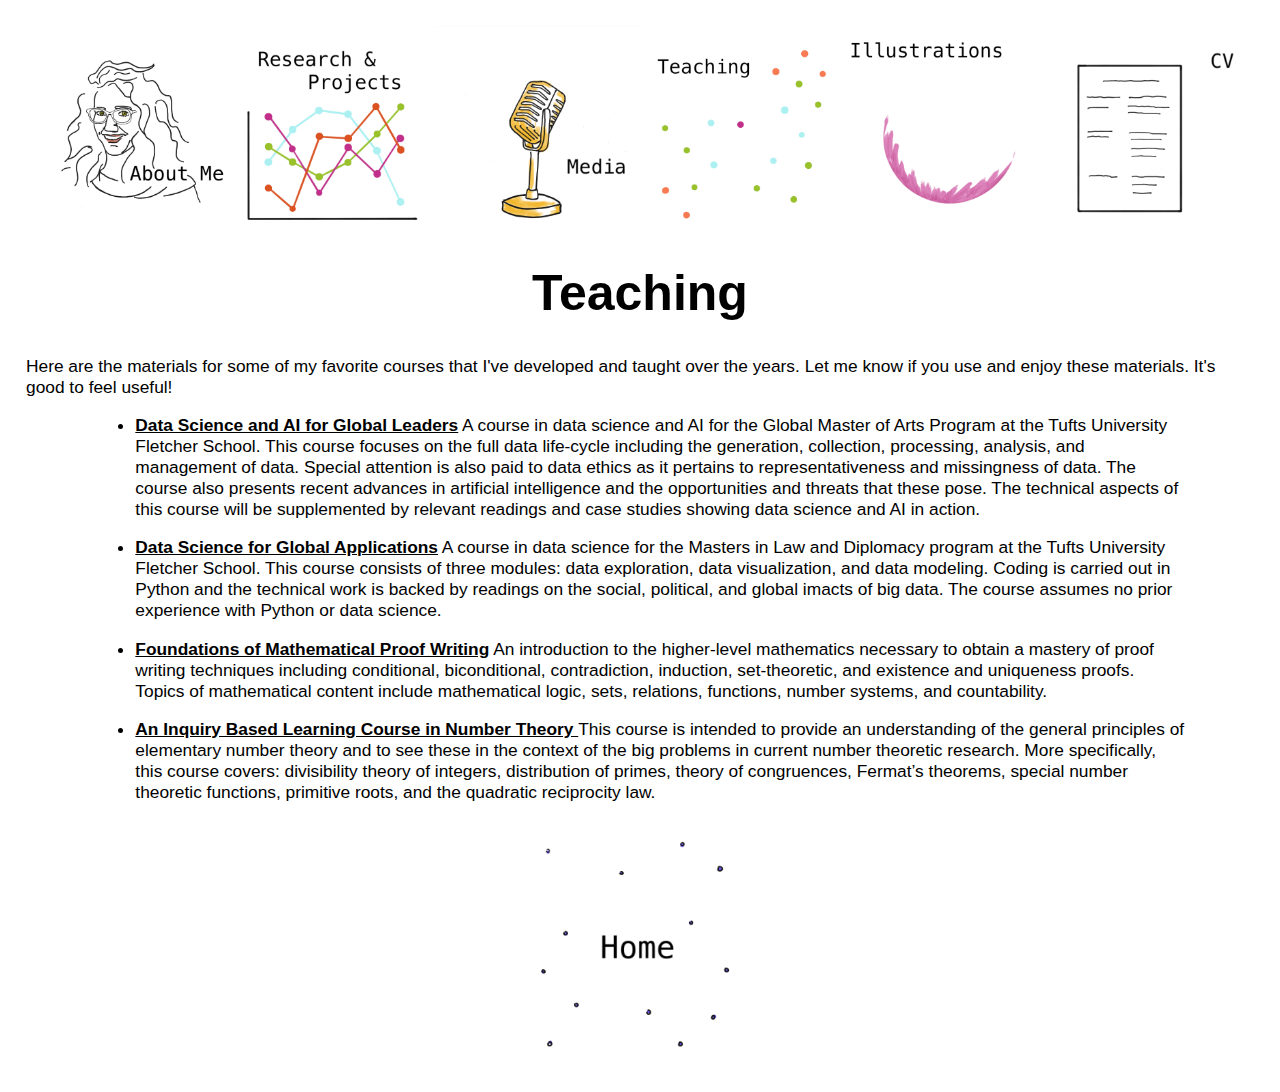
<file: teaching.html>
<!DOCTYPE html>
<html>
<head>
<title>Anna Haensch - Teaching</title>
<link rel="stylesheet" type="text/css" href="style.css" />
<link rel="shortcut icon" type="image/icon" href="images/favicon.ico" />
</head>

<body>

<header>
<div class="row">

<div class="col-2">
<div class="figure">
<a href="about.html">
<img class="image-main" src="images/header_images/me1.png" width = 100%>
<img class="image-hover" src="images/header_images/me2.png" width="100%">
</a>
</div>
</div>

<div class="col-2">
<div class="figure">
<a href="research.html">
<img class="image-main" src="images/header_images/project1.png" width = 100%>
<img class="image-hover" src="images/header_images/project2.png" width="100%">
</a>
</div>
</div>

<div class="col-2">
<div class="figure">
<a href="media.html">
<img class="image-main" src="images/header_images/media1.png" width = 100%>
<img class="image-hover" src="images/header_images/media2.png" width="100%">
</a>
</div>
</div>

<div class="col-2">
<div class="figure">
<a href="teaching.html">
<img class="image-main" src="images/header_images/teaching1.png" width = 100%>
<img class="image-hover" src="images/header_images/teaching2.png" width="100%">
</a>
</div>
</div>

<div class="col-2">
<div class="figure">
<a href="illustrations.html">
<img class="image-main" src="images/header_images/art1.png" width = 100%>
<img class="image-hover" src="images/header_images/art2.png" width="100%">
</a>
</div>
</div>

<div class="col-2">
<div class="figure">
<a href="CV.pdf">
<img class="image-main" src="images/header_images/cv1.png" width = 100%>
<img class="image-hover" src="images/header_images/cv2.png" width="100%">
</a>
</div>
</div>

</div>
</header>

<center>
  <h1>
    Teaching
  </h1>
</center>


Here are the materials for some of my favorite courses that I've developed and taught over the years.  Let me know if you use and enjoy these materials.  It's good to feel useful!

<ul>
  <li> <b><a href="teaching/GMAP_DS_and_AI_Syllabus24.pdf">
Data Science and AI for Global Leaders</a></b> 
A course in data science and AI for the Global Master of Arts Program at the Tufts University Fletcher School. This course focuses on the full data life-cycle including the generation, collection, processing, analysis, and management of data. Special attention is also paid to data ethics as it pertains to representativeness and missingness of data. The course also presents recent advances in artificial intelligence and the opportunities and threats that these pose. The technical aspects of this course will be supplemented by relevant readings and case studies showing data science and AI in action.

  <li> <b><a href="https://annahaensch.github.io/DataScienceGlobalApplications/">
Data Science for Global Applications</a></b> 
A course in data science for the Masters in Law and Diplomacy program at the Tufts University Fletcher School. This course consists of three modules: data exploration, data visualization, and data modeling. Coding is carried out in Python and the technical work is backed by readings on the social, political, and global imacts of big data. The course assumes no prior experience with Python or data science.


  <li> <b><a href="teaching/foundations_of_math.html">
Foundations of Mathematical Proof Writing</a></b> 
An introduction to the higher-level mathematics necessary to obtain a mastery of proof writing techniques including conditional, biconditional, contradiction, induction, set-theoretic, and existence and uniqueness proofs. Topics of mathematical content include mathematical logic, sets, relations, functions, number systems, and countability. 

<li> <b><a href="teaching/ibl_number_theory.html">
An Inquiry Based Learning Course in Number Theory
</a></b>  This course is intended to provide an understanding of the general principles of elementary
number theory and to see these in the context of the big problems in current number theoretic research.
More specifically, this course covers: divisibility theory of integers, distribution of primes, theory of
congruences, Fermat’s theorems, special number theoretic functions, primitive roots, and the quadratic
reciprocity law. 
</ul>


<footer>
<table style="width:100%; padding-top:100px">
<col span="1" class="wide">
<tr>
<td>
<div class="figure">
<img class="image-main" src="images/header_images/blank.png" width="100%">
<img class="image-hover" src="images/header_images/blank.png" width="100%">
</div>
</td>
<td>
<div class="figure">
<img class="image-main" src="images/header_images/blank.png" width="100%">
<img class="image-hover" src="images/header_images/blank.png" width="100%">
</div>
</td>
<td>
<a href="index.html">
<div class="figure">
<img class="image-main" src="images/header_images/home1.png" width="100%">
<img class="image-hover" src="images/header_images/home2.png" width="100%">
</div>
</a>
</td>
<td>
<div class="figure">
<img class="image-main" src="images/header_images/blank.png" width="100%">
<img class="image-hover" src="images/header_images/blank.png" width="100%">
</div>
</td>
<td>
<div class="figure">
<img class="image-main" src="images/header_images/blank.png" width="100%">
<img class="image-hover" src="images/header_images/blank.png" width="100%">
</div>
</td>
</tr>
</table>
</footer>

</body>


</html>
</file>
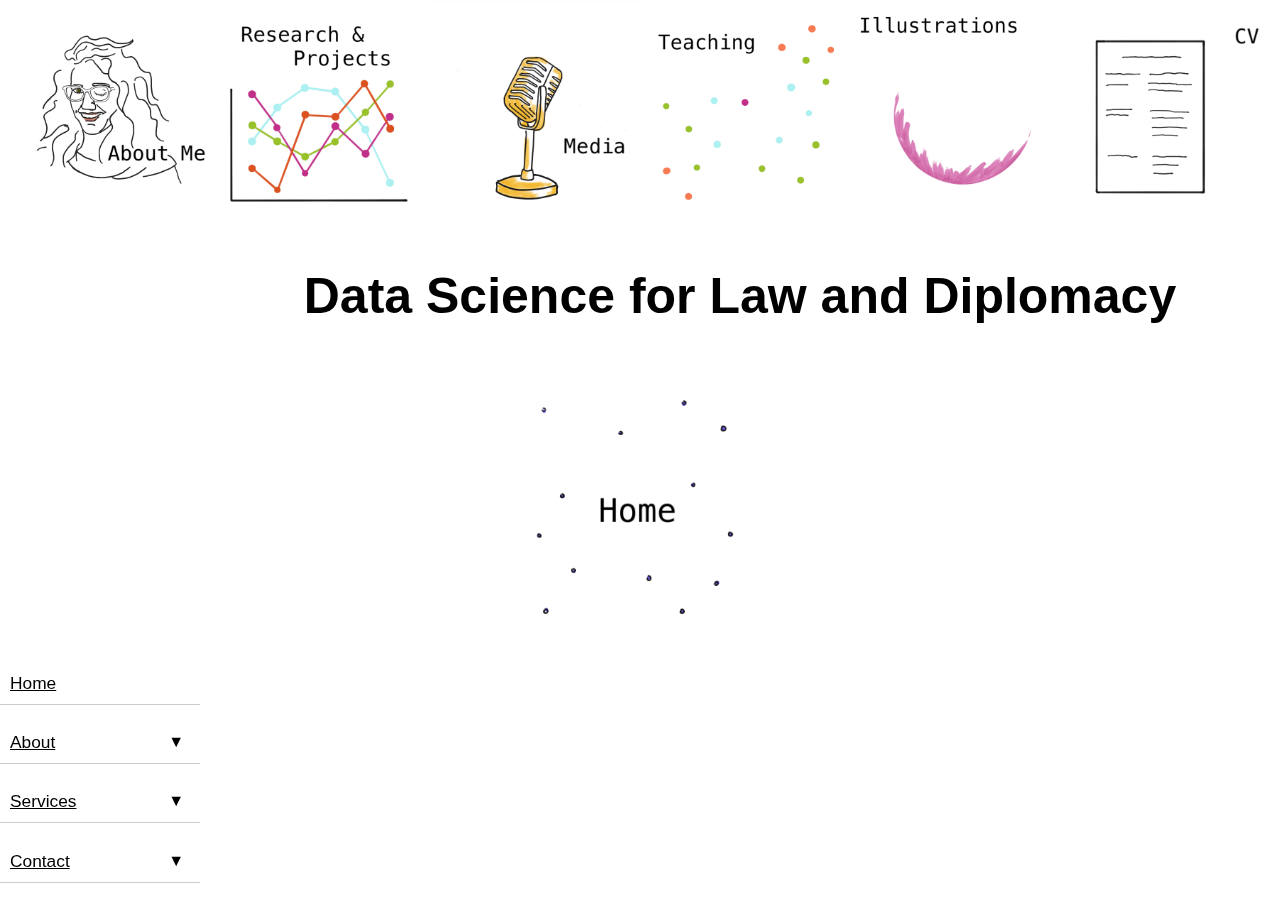
<file: teaching/data_science.html>
<!DOCTYPE html>
<html lang="en">
<head>
    <meta charset="UTF-8">
    <meta name="viewport" content="width=device-width, initial-scale=1.0">
    <title>Anna Haensch - Teaching</title>
    <link rel="stylesheet" type="text/css" href="../style.css" />
    <link rel="shortcut icon" type="image/icon" href="images/favicon.ico" />
    <style>
        body {
            font-family: Arial, sans-serif;
            margin: 0;
            padding: 0;
        }
        header {
          background-color: #ffffff;
          color: #ffffff;
          padding: 0px;
        }
        header img {
            width: 100%;
            height: auto;
        }
        nav {
            width: 200px;
            position: fixed;
            left: 0;
            bottom: 0;
            overflow-y: auto;
        }
        nav ul {
            list-style-type: none;
            padding: 0;
            margin: 0;
        }
        nav ul li {
            padding: 10px;
            border-bottom: 1px solid #ccc;
            position: relative;
        }
        nav ul li a {
            text-decoration: none;
            color: #333;
            display: block;
        }
        nav ul li a:hover {
            background-color: #ddd;
        }
        nav ul li ul {
            display: none; /* Dropdown menus are hidden by default */
            list-style-type: none;
            padding-left: 20px;
        }
        nav ul li ul li {
            border: none;
            padding: 8px 10px;
        }
        nav ul li ul li a {
            color: #555;
        }
        nav ul li .dropdown-btn {
            background: none;
            border: none;
            cursor: pointer;
            font-size: 16px;
            position: absolute;
            right: 10px;
            top: 10px;
        }
        .content {
            margin-left: 200px;
            padding: 20px;
        }
    </style>
</head>
<body>


<header>
<div class="row">

<div class="col-2">
<div class="figure">
<a href="../about.html">
<img class="image-main" src="header_images/me1.png" width = 100%>
<img class="image-hover" src="header_images/me2.png" width="100%">
</a>
</div>
</div>

<div class="col-2">
<div class="figure">
<a href="../research.html">
<img class="image-main" src="header_images/project1.png" width = 100%>
<img class="image-hover" src="header_images/project2.png" width="100%">
</a>
</div>
</div>

<div class="col-2">
<div class="figure">
<a href="../media.html">
<img class="image-main" src="header_images/media1.png" width = 100%>
<img class="image-hover" src="header_images/media2.png" width="100%">
</a>
</div>
</div>

<div class="col-2">
<div class="figure">
<a href="../teaching.html">
<img class="image-main" src="header_images/teaching1.png" width = 100%>
<img class="image-hover" src="header_images/teaching2.png" width="100%">
</a>
</div>
</div>

<div class="col-2">
<div class="figure">
<a href="../illustrations.html">
<img class="image-main" src="header_images/art1.png" width = 100%>
<img class="image-hover" src="header_images/art2.png" width="100%">
</a>
</div>
</div>

<div class="col-2">
<div class="figure">
<a href="../CV.pdf">
<img class="image-main" src="header_images/cv1.png" width = 100%>
<img class="image-hover" src="header_images/cv2.png" width="100%">
</a>
</div>
</div>

</div>
</header>


<nav>
    <ul>
        <li>
            <a href="#">Home</a>
        </li>
        <li>
            <a href="#">About</a>
            <button class="dropdown-btn">▼</button>
            <ul>
                <li><a href="#">Our Team</a></li>
                <li><a href="#">Our History</a></li>
            </ul>
        </li>
        <li>
            <a href="#">Services</a>
            <button class="dropdown-btn">▼</button>
            <ul>
                <li><a href="#">Consulting</a></li>
                <li><a href="#">Development</a></li>
            </ul>
        </li>
        <li>
            <a href="#">Contact</a>
            <button class="dropdown-btn">▼</button>
            <ul>
                <li><a href="#">Email Us</a></li>
                <li><a href="#">Visit Us</a></li>
            </ul>
        </li>
    </ul>
</nav>

<div class="content">
<center>
    
    <h1>
        Data Science for Law and Diplomacy
    </h1>
</center>

</div>

<footer>
<table style="width:100%; padding-top:100px">
<col span="1" class="wide">
<tr>
<td>
<div class="figure">
<img class="image-main" src="header_images/blank.png" width="100%">
<img class="image-hover" src="header_images/blank.png" width="100%">
</div>
</td>
<td>
<div class="figure">
<img class="image-main" src="header_images/blank.png" width="100%">
<img class="image-hover" src="header_images/blank.png" width="100%">
</div>
</td>
<td>
<a href="../index.html">
<div class="figure">
<img class="image-main" src="header_images/home1.png" width="100%">
<img class="image-hover" src="header_images/home2.png" width="100%">
</div>
</a>
</td>
<td>
<div class="figure">
<img class="image-main" src="header_images/blank.png" width="100%">
<img class="image-hover" src="header_images/blank.png" width="100%">
</div>
</td>
<td>
<div class="figure">
<img class="image-main" src="header_images/blank.png" width="100%">
<img class="image-hover" src="header_images/blank.png" width="100%">
</div>
</td>
</tr>
</table>
</footer>


<script>
    document.addEventListener('DOMContentLoaded', function () {
        const dropdownBtns = document.querySelectorAll('.dropdown-btn');
        
        dropdownBtns.forEach(function (btn) {
            btn.addEventListener('click', function () {
                const dropdownMenu = this.nextElementSibling;
                if (dropdownMenu.style.display === 'block') {
                    dropdownMenu.style.display = 'none';
                } else {
                    dropdownMenu.style.display = 'block';
                }
            });
        });

        function adjustSidebar() {
            const headerHeight = document.querySelector('header').offsetHeight;
            const sidebar = document.getElementById('sidebar');
            sidebar.style.top = `${headerHeight - 100}px`;
            document.querySelector('.content').style.marginTop = `${headerHeight - 100}px`;
        }

        // Adjust sidebar position on load and on window resize
        adjustSidebar();
        window.addEventListener('resize', adjustSidebar);
    });
</script>


</body>
</html>
</file>
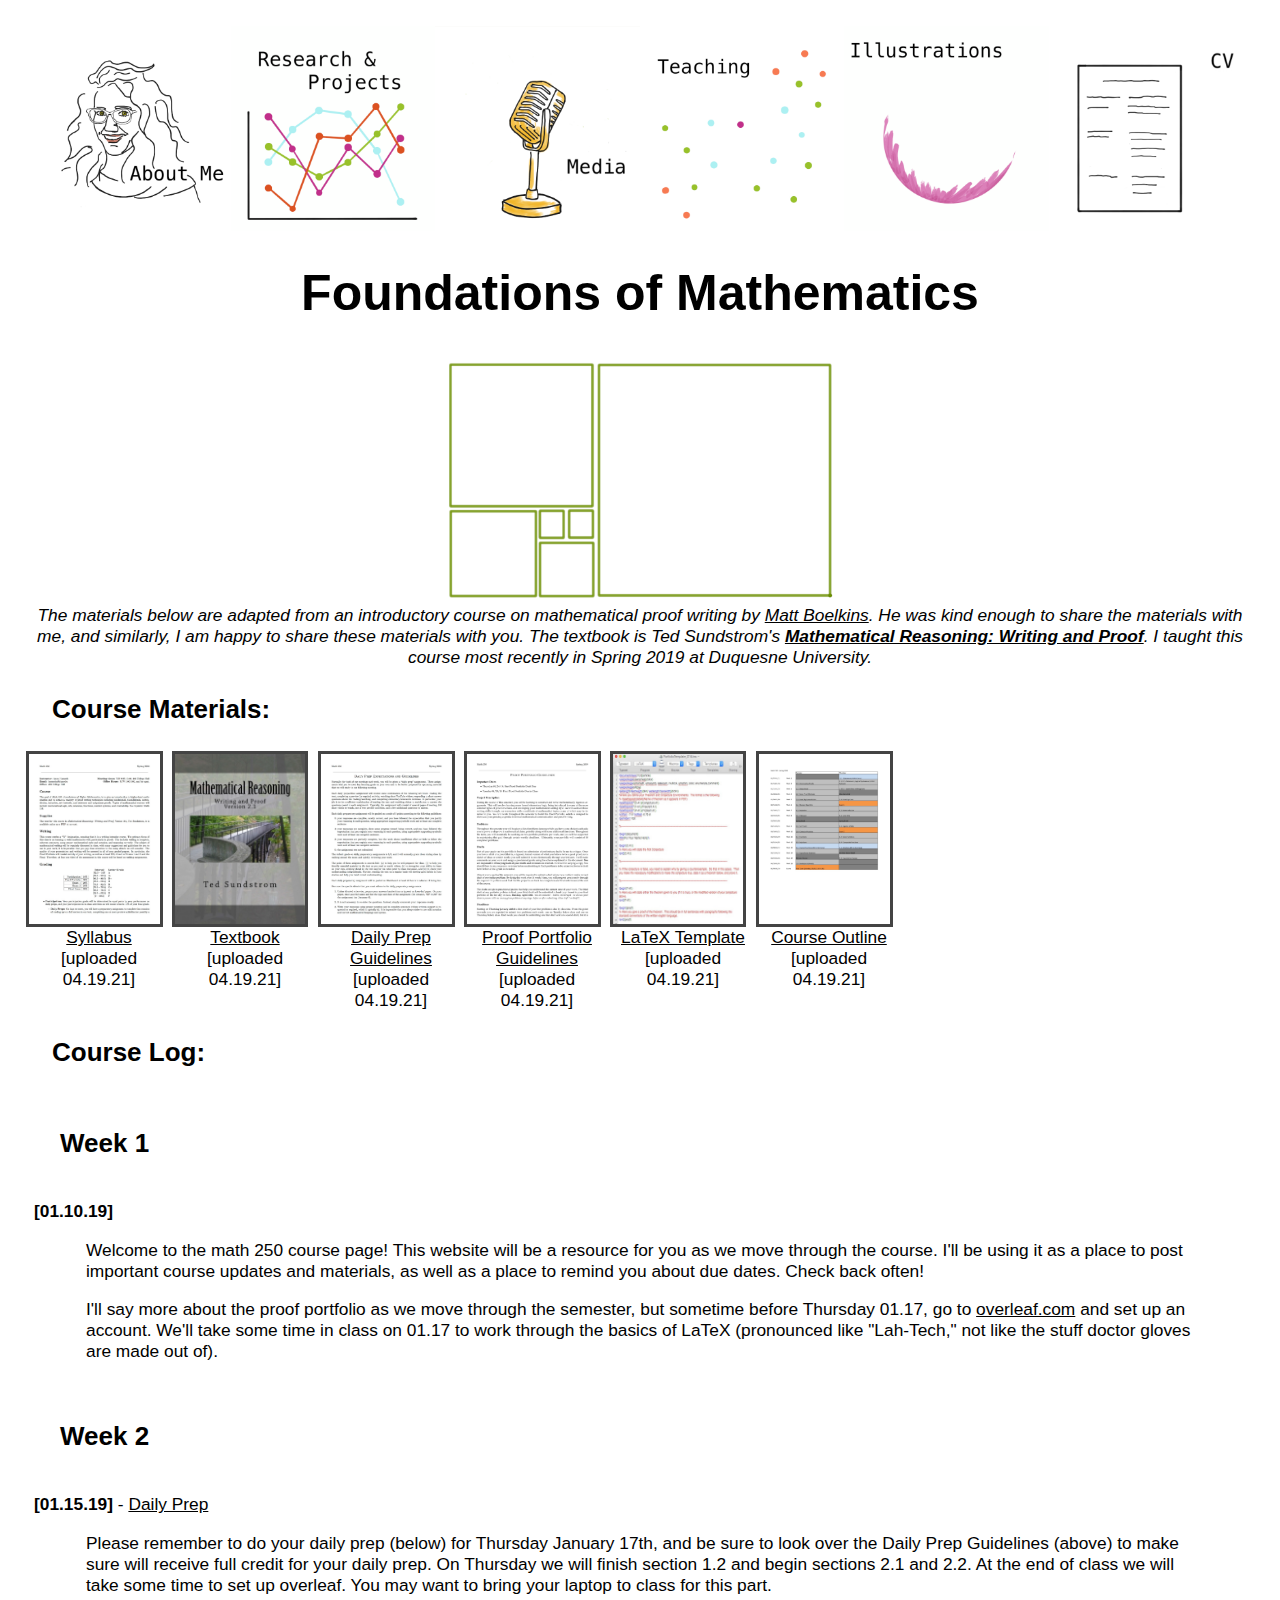
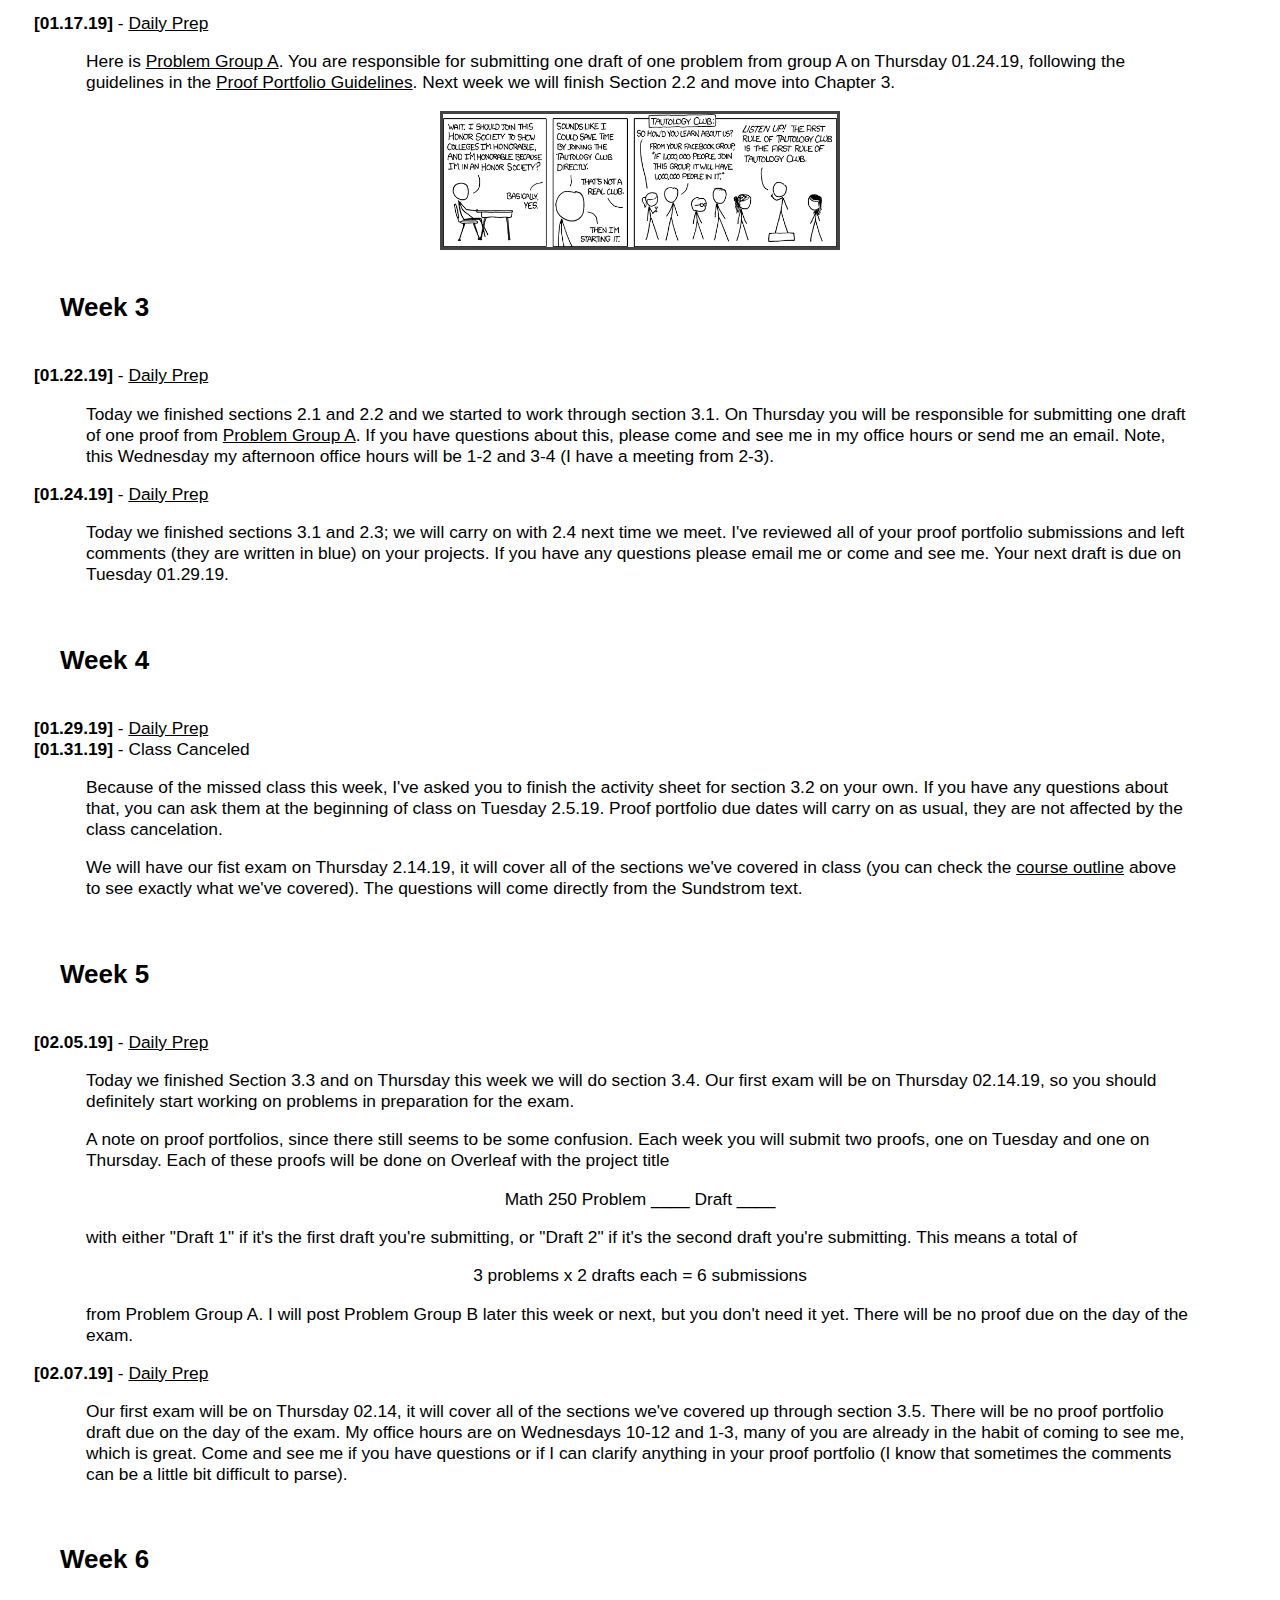
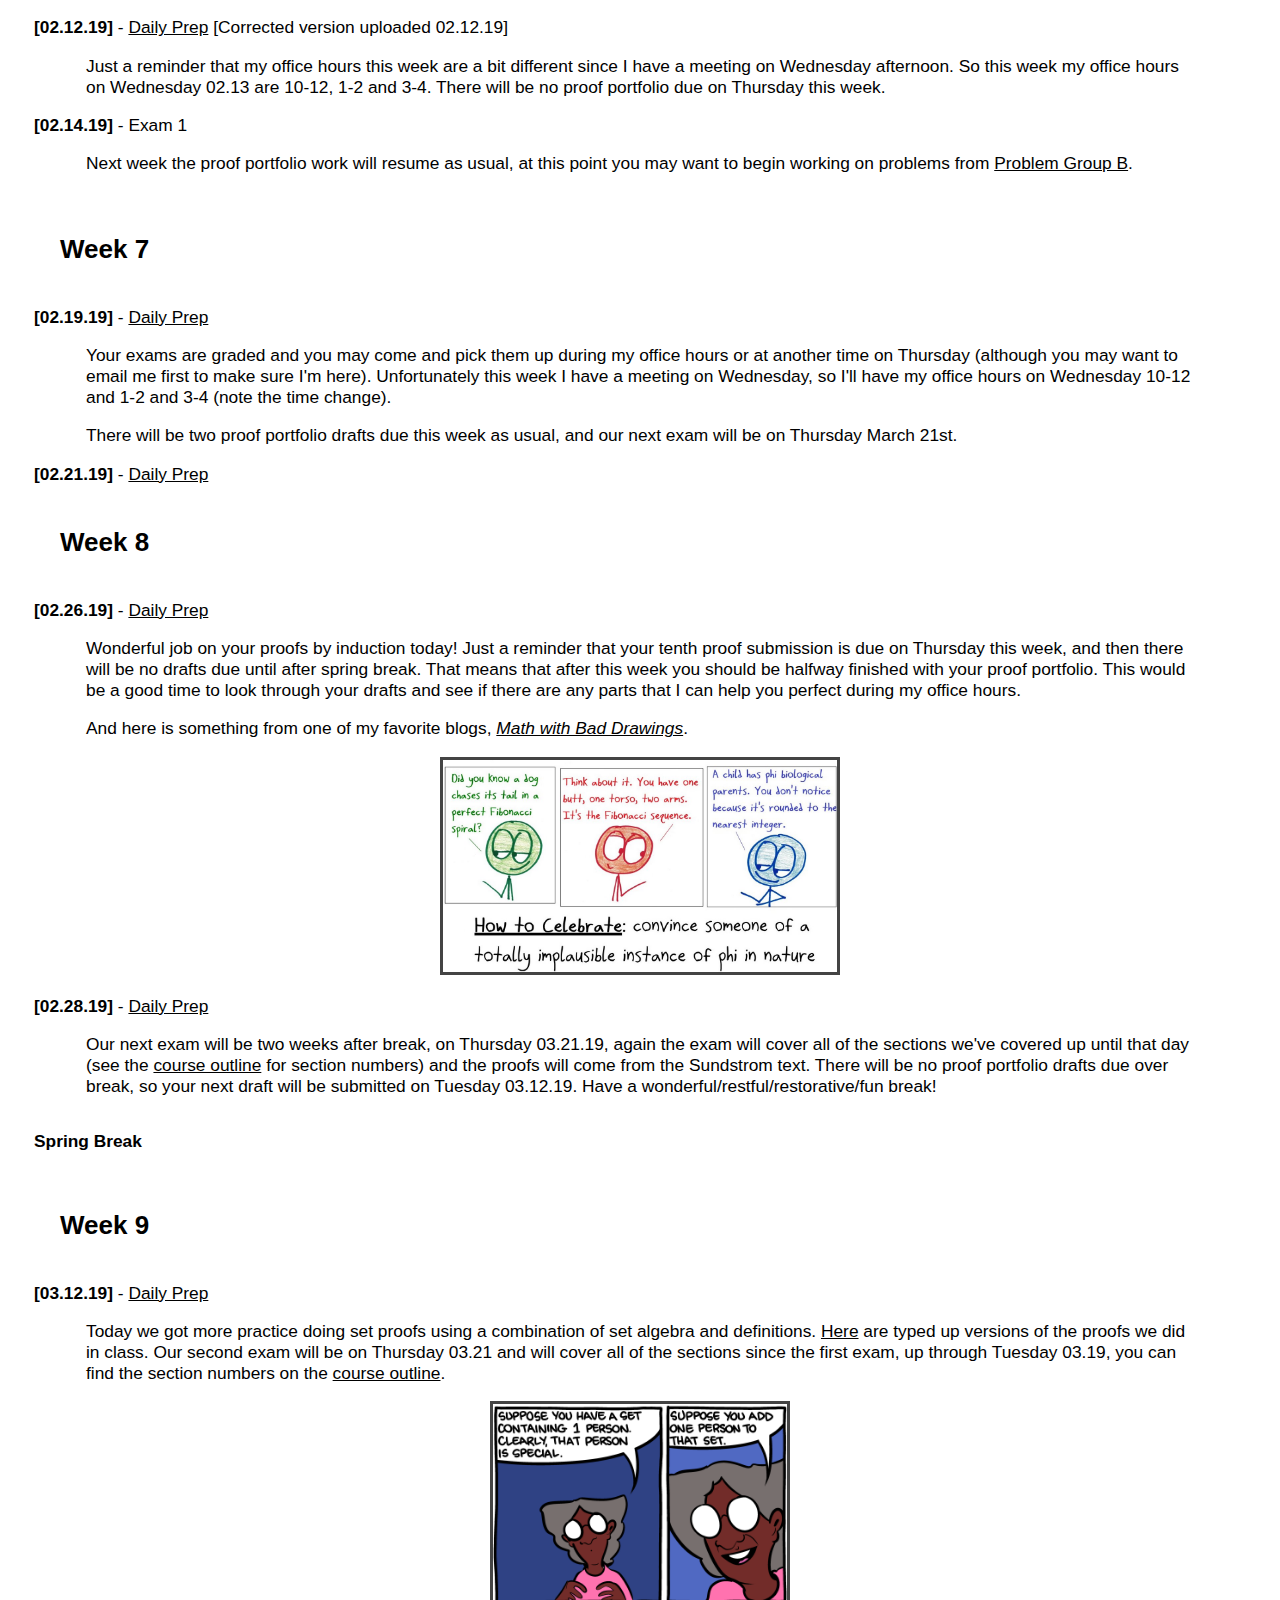
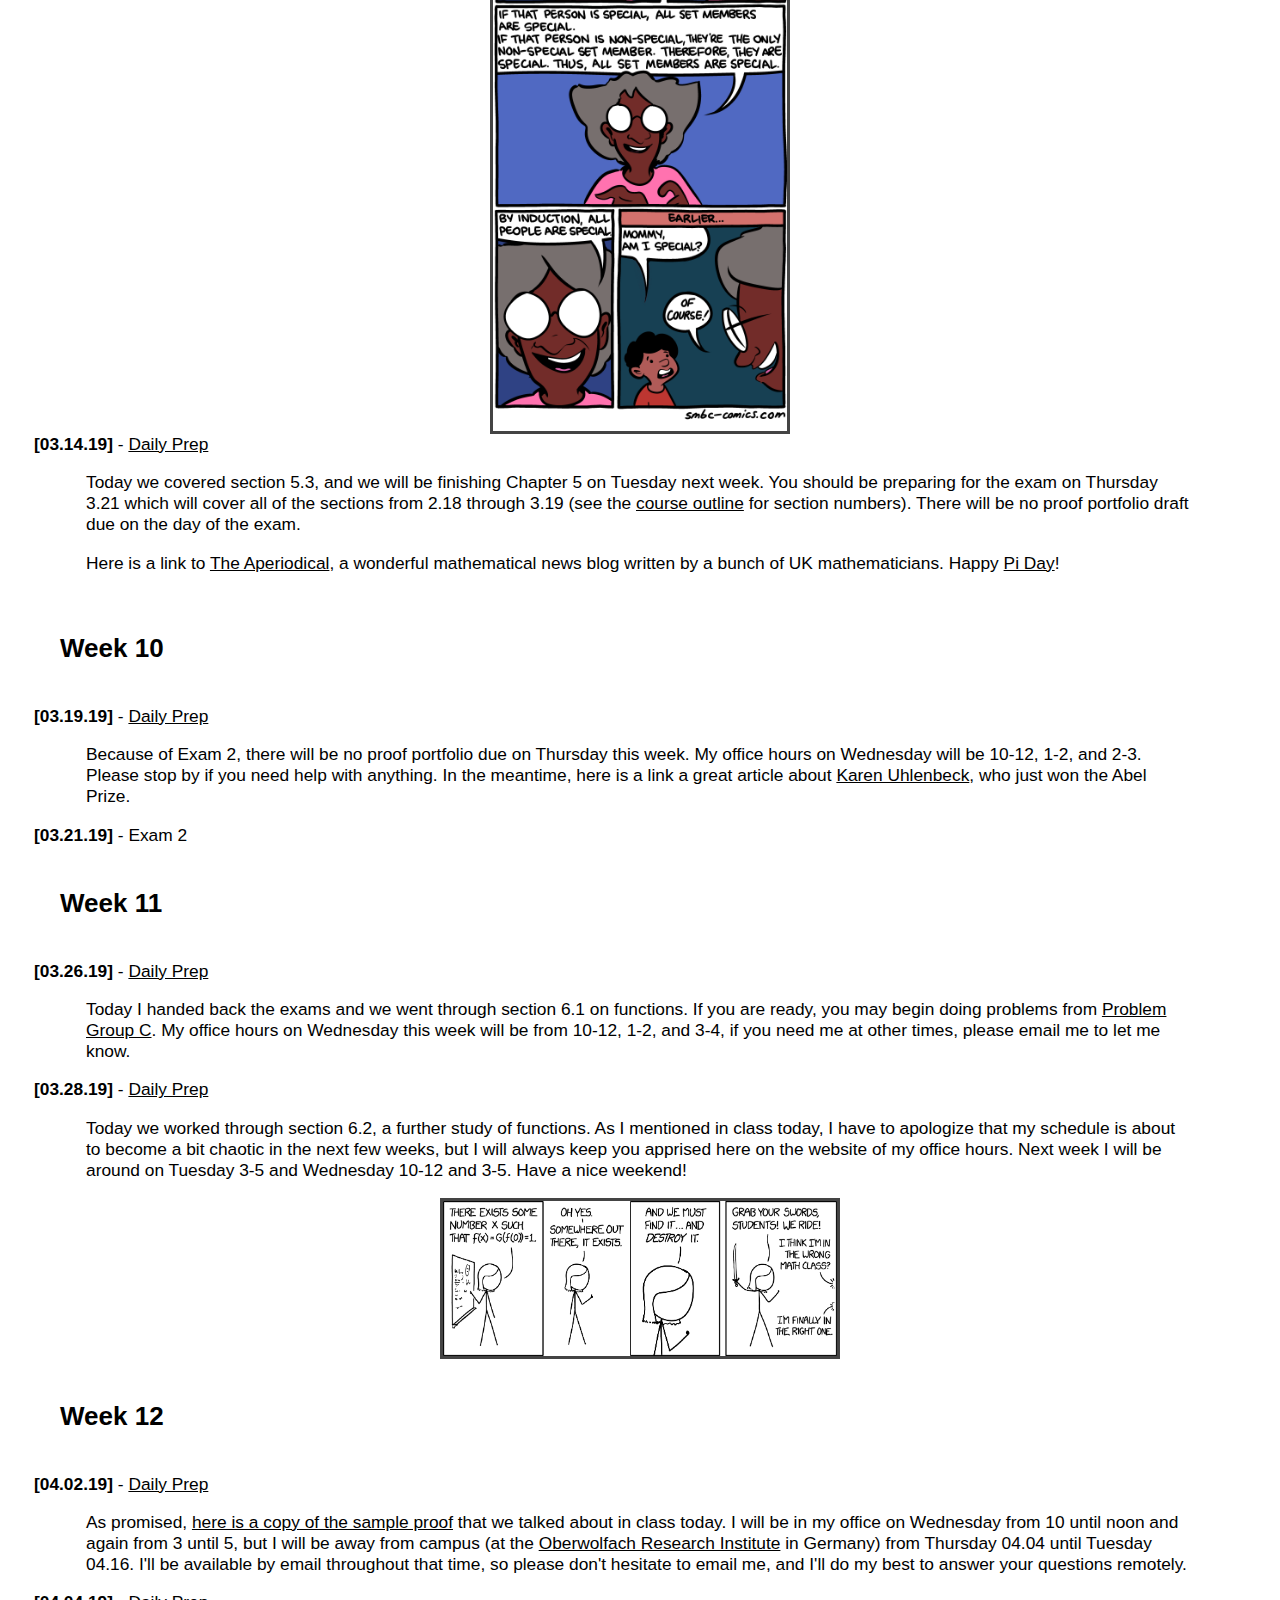
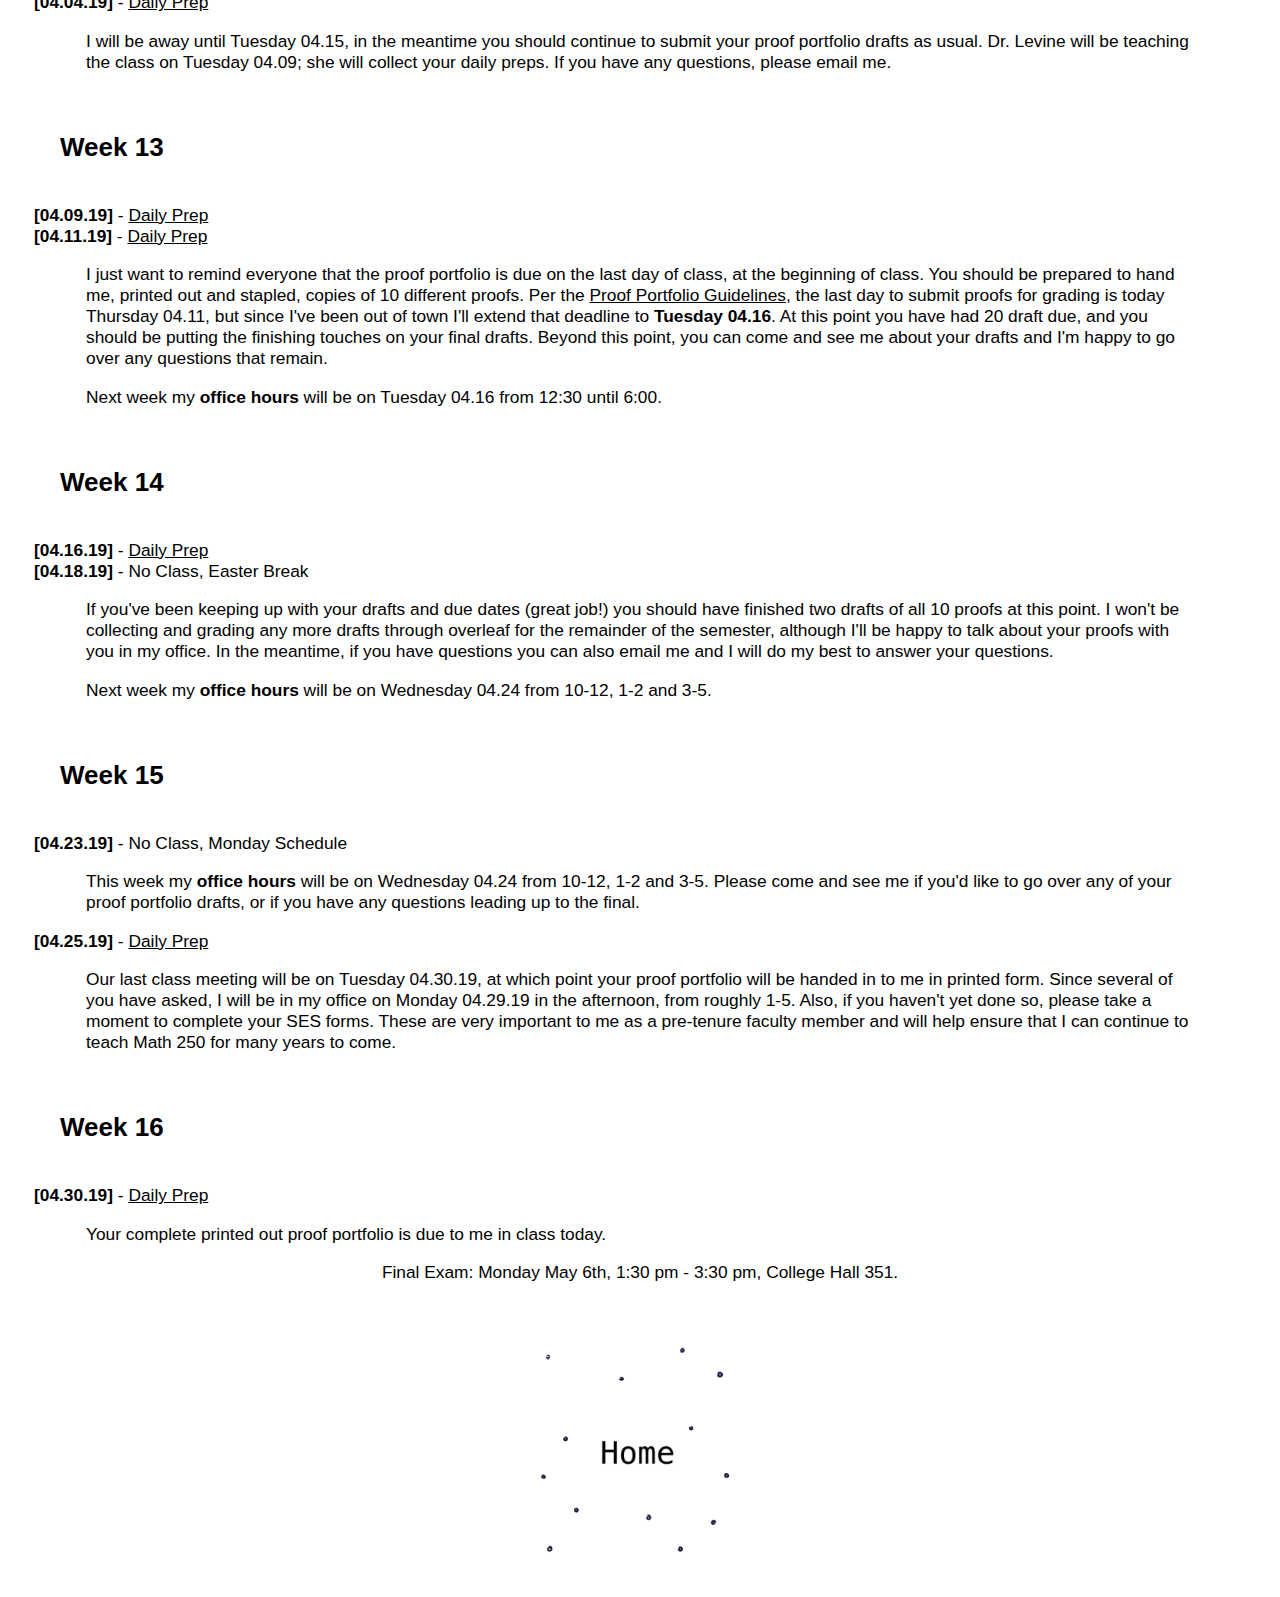
<file: teaching/foundations_of_math.html>
<!DOCTYPE html>
<html>
<head>
<title>Anna Haensch - About</title>
<link rel="stylesheet" type="text/css" href="../style.css" />
<link rel="shortcut icon" type="image/icon" href="../images/favicon.ico" />
</head>

<body>

<header>
<div class="row">

<div class="col-2">
<div class="figure">
<a href="about.html">
<img class="image-main" src="../images/header_images/me1.png" width = 100%>
<img class="image-hover" src="../images/header_images/me2.png" width="100%">
</a>
</div>
</div>

<div class="col-2">
<div class="figure">
<a href="research.html">
<img class="image-main" src="../images/header_images/project1.png" width = 100%>
<img class="image-hover" src="../images/header_images/project2.png" width="100%">
</a>
</div>
</div>

<div class="col-2">
<div class="figure">
<a href="media.html">
<img class="image-main" src="../images/header_images/media1.png" width = 100%>
<img class="image-hover" src="../images/header_images/media2.png" width="100%">
</a>
</div>
</div>

<div class="col-2">
<div class="figure">
<a href="teaching.html">
<img class="image-main" src="../images/header_images/teaching1.png" width = 100%>
<img class="image-hover" src="../images/header_images/teaching2.png" width="100%">
</a>
</div>
</div>

<div class="col-2">
<div class="figure">
<a href="illustrations.html">
<img class="image-main" src="../images/header_images/art1.png" width = 100%>
<img class="image-hover" src="../images/header_images/art2.png" width="100%">
</a>
</div>
</div>

<div class="col-2">
<div class="figure">
<a href="CV.pdf">
<img class="image-main" src="../images/header_images/cv1.png" width = 100%>
<img class="image-hover" src="../images/header_images/cv2.png" width="100%">
</a>
</div>
</div>

</div>
</header>



<div id="content">

<center>
  <h1>
    Foundations of Mathematics
  </h1>
<img src="foundations_of_mathematics/foundations2.png" width="50%">

<i>The materials below are adapted from an introductory course on mathematical proof writing by <a href = "https://github.com/mattboelkins">Matt Boelkins</a>.  He was kind enough to share the materials with me, and similarly, I am happy to share these materials with you. The textbook is Ted Sundstrom's <b><a href="https://www.tedsundstrom.com/mathematical-reasoning-writing-and-proof">Mathematical Reasoning: Writing and Proof</a></b>.  I taught this course most recently in Spring 2019 at Duquesne University.</i>
</center>



 <div class="contentBlock">
  <h2>Course Materials:</h2>
  <p>
   <div style="display: table;"><div style="display: table-row">
    <div style="width: 146px; display: table-cell; text-align: center">
     <a href=foundations_of_mathematics/Syllabus_250_S19.pdf><img style="border: 3px solid #444; width: 136; height: 176px; position: relative; top: 0px; left: 0px; z-index:1" src=foundations_of_mathematics/Syllabus_250_S16.jpg>Syllabus</a>
     <br>
     <tiny>[uploaded 04.19.21]</tiny>
    </div> 

    <div style="width: 146px; display: table-cell; text-align: center">
     <a href=foundations_of_mathematics/text.pdf><img style="border: 3px solid #444; width: 136; height: 176px; position: relative; top: 0px; left: 0px; z-index:1" src=foundations_of_mathematics/text.jpg>Textbook</a>
     <br>
     <tiny>[uploaded 04.19.21]</tiny>
    </div>

    <div style="width: 146px; display: table-cell; text-align: center">
     <a href=foundations_of_mathematics/DPGuidelines_S19.pdf><img style="border: 3px solid #444; width: 136; height: 176px; position: relative; top: 0px; left: 0px; z-index:1" src=foundations_of_mathematics/DPGuidelines_S16.jpg>Daily Prep Guidelines</a>
     <br>
     <tiny>[uploaded 04.19.21]</tiny>
    </div>

    <div style="width: 146px; display: table-cell; text-align: center">
     <a href=foundations_of_mathematics/PPGuidelines_S19.pdf><img style="border: 3px solid #444; width: 136; height: 176px; position: relative; top: 0px; left: 0px; z-index:1" src=foundations_of_mathematics/PPGuidelines_S19.jpg>Proof Portfolio Guidelines</a>
     <br>
     <tiny>[uploaded 04.19.21]</tiny>
    </div>

    <div style="width: 146px; display: table-cell; text-align: center">
     <a href=foundations_of_mathematics/template.txt download><img style="border: 3px solid #444; width: 136; height: 176px; position: relative; top: 0px; left: 0px; z-index:1" src=foundations_of_mathematics/template.jpg>LaTeX Template</a>
     <br>
     <tiny>[uploaded 04.19.21]</tiny>
    </div>

    <div style="width: 146px; display: table-cell; text-align: center">
     <a href=foundations_of_mathematics/CourseOutline_250_S19.pdf><img style="border: 3px solid #444; width: 136; height: 176px; position: relative; top: 0px; left: 0px; z-index:1" src=foundations_of_mathematics/CourseOutline_250_S19.jpg>Course Outline</a>
     <br>
     <tiny>[uploaded 04.19.21]</tiny>
    </div>

   </div>
  </div>
 </p>
  <div class="contentBlock">
  <h2>Course Log:</h2> 

  <p>
   <table>


    <tr><th id = “week1”><h2>Week 1</h2></th></tr>
    <tr>
     <td>
      <b>[01.10.19]</b> 
      <p>
Welcome to the math 250 course page!  This website will be a resource for you as we move through the course.  I'll be using it as a place to post important course updates and materials, as well as a place to remind you about due dates.  Check back often!  
      </p>  

<p>
I'll say more about the proof portfolio as we move through the semester, but sometime before Thursday 01.17, go to <a href=http://www.overleaf.com>overleaf.com</a> and set up an account.  We'll take some time in class on 01.17 to work through the basics of LaTeX (pronounced like "Lah-Tech," not like the stuff doctor gloves are made out of). 
</p>

     </td>
    </tr>

    <tr><th id = “week0”><h2>Week 2</h2></th></tr>
    <tr>
     <td>
      <b>[01.15.19]</b> - <a href=foundations_of_mathematics/DailyPrep_1.2.pdf>Daily Prep</a> <br>

<p>
Please remember to do your daily prep (below) for Thursday January 17th, and be sure to look over the Daily Prep Guidelines (above) to make sure will receive full credit for your daily prep. On Thursday we will finish section 1.2 and begin sections 2.1 and 2.2.  At the end of class we will take some time to set up overleaf.  You may want to bring your laptop to class for this part. 
</p>
      <b>[01.17.19]</b> - <a href=foundations_of_mathematics/DailyPrep_2.1.pdf>Daily Prep</a>

<p>
Here is <a href=foundations_of_mathematics/GroupA_250.pdf>Problem Group A</a>.  You are responsible for submitting one draft of one problem from group A on Thursday 01.24.19, following the guidelines in the <a href=foundations_of_mathematics/PPGuidelines_S19.pdf>Proof Portfolio Guidelines</a>.  Next week we will finish Section 2.2 and move into Chapter 3. 
</p>

<center>
     <a href=https://xkcd.com/703/><img style="border: 3px solid #444; width: 600px; height:; position: relative; top: 0px; left: 0px; z-index:1" src=foundations_of_mathematics/honor_societies.png></a>
</center>
     </td>
    </tr>


    <tr><th id = “week0”><h2>Week 3</h2></th></tr>
    <tr>
     <td>
      <b>[01.22.19]</b> - <a href=foundations_of_mathematics/DailyPrep_3.1.pdf>Daily Prep</a> <br>
<p>
Today we finished sections 2.1 and 2.2 and we started to work through section 3.1.  On Thursday you will be responsible for submitting one draft of one proof from <a href=foundations_of_mathematics/GroupA_250.pdf>Problem Group A</a>.  If you have questions about this, please come and see me in my office hours or send me an email. Note, this Wednesday my afternoon office hours will be 1-2 and 3-4 (I have a meeting from 2-3). 
</p>

      <b>[01.24.19]</b> - <a href=foundations_of_mathematics/DailyPrep_2.3.pdf>Daily Prep</a>

<p>
Today we finished sections 3.1 and 2.3; we will carry on with 2.4 next time we meet.  I've reviewed all of your proof portfolio submissions and left comments (they are written in blue) on your projects.  If you have any questions please email me or come and see me. Your next draft is due on Tuesday 01.29.19.    
</p>

     </td>
    </tr>

    <tr><th id = “week0”><h2>Week 4</h2></th></tr>
    <tr>
     <td>
      <b>[01.29.19]</b> - <a href=foundations_of_mathematics/DailyPrep_3.2.pdf>Daily Prep</a><br>
      <b>[01.31.19]</b> - Class Canceled

<p>
Because of the missed class this week, I've asked you to finish the activity sheet for section 3.2 on your own.  If you have any questions about that, you can ask them at the beginning of class on Tuesday 2.5.19.  Proof portfolio due dates will carry on as usual, they are not affected by the class cancelation. 
</p>

<p>
We will have our fist exam on Thursday 2.14.19, it will cover all of the sections we've covered in class (you can check the <a href=foundations_of_mathematics/CourseOutline_250_S19.pdf>course outline</a> above to see exactly what we've covered).  The questions will come directly from the Sundstrom text.  
</p>


     </td>
    </tr>

    <tr><th id = “week0”><h2>Week 5</h2></th></tr>
    <tr>
     <td>
      <b>[02.05.19]</b> - <a href=foundations_of_mathematics/DailyPrep_3.3.pdf>Daily Prep</a> <br>

<p>
Today we finished Section 3.3 and on Thursday this week we will do section 3.4.  Our first exam will be on Thursday 02.14.19, so you should definitely start working on problems in preparation for the exam. 
</p>

<p>
A note on proof portfolios, since there still seems to be some confusion.  Each week you will submit two proofs, one on Tuesday and one on Thursday.  Each of these proofs will be done on Overleaf with the project title 
</p>
<center>
Math 250 Problem ____ Draft ____
</center>
<p>
with either "Draft 1" if it's the first draft you're submitting, or "Draft 2" if it's the second draft you're submitting.  This means a total of 
</p>
<center>
3 problems x 2 drafts each = 6 submissions 
</center>
<p>
from Problem Group A. I will post Problem Group B later this week or next, but you don't need it yet.  There will be no proof due on the day of the exam. 
</p>

      <b>[02.07.19]</b> - <a href=foundations_of_mathematics/DailyPrep_3.4.pdf>Daily Prep</a>
<p>
Our first exam will be on Thursday 02.14, it will cover all of the sections we've covered up through section 3.5. There will be no proof portfolio draft due on the day of the exam.  My office hours are on Wednesdays 10-12 and 1-3, many of you are already in the habit of coming to see me, which is great.  Come and see me if you have questions or if I can clarify anything in your proof portfolio (I know that sometimes the comments can be a little bit difficult to parse). 
</p>

     </td>
    </tr>

    <tr><th id = “week0”><h2>Week 6</h2></th></tr>
    <tr>
     <td>
      <b>[02.12.19]</b> - <a href=foundations_of_mathematics/DailyPrep_3.5.pdf>Daily Prep</a> <tiny>[Corrected version uploaded 02.12.19]</tiny><br>

<p>
Just a reminder that my office hours this week are a bit different since I have a meeting on Wednesday afternoon.  So this week my office hours on Wednesday 02.13 are 10-12, 1-2 and 3-4. There will be no proof portfolio due on Thursday this week.  
</p>

      <b>[02.14.19]</b> - Exam 1

<p>
Next week the proof portfolio work will resume as usual, at this point you may want to begin working on problems from <a href=foundations_of_mathematics/GroupB_250_S19.pdf>Problem Group B</a>. 
</p>
     </td>
    </tr>

    <tr><th id = “week0”><h2>Week 7</h2></th></tr>
    <tr>
     <td>
      <b>[02.19.19]</b> - <a href=foundations_of_mathematics/DailyPrep_4.1.pdf>Daily Prep</a><br>

<p>
Your exams are graded and you may come and pick them up during my office hours or at another time on Thursday (although you may want to email me first to make sure I'm here).  Unfortunately this week I have a meeting on Wednesday, so I'll have my office hours on Wednesday 10-12 and 1-2 and 3-4 (note the time change). 
</p>

<p>
There will be two proof portfolio drafts due this week as usual, and our next exam will be on Thursday March 21st. 
</p>
      <b>[02.21.19]</b> - <a href=foundations_of_mathematics/DailyPrep_4.2.pdf>Daily Prep</a>


     </td>
    </tr>

    <tr><th id = “week0”><h2>Week 8</h2></th></tr>
    <tr>
     <td>
      <b>[02.26.19]</b> - <a href=foundations_of_mathematics/DailyPrep_4.3.pdf>Daily Prep</a> <br>

<p>
Wonderful job on your proofs by induction today!  Just a reminder that your tenth proof submission is due on Thursday this week, and then there will be no drafts due until after spring break.  That means that after this week you should be halfway finished with your proof portfolio. This would be a good time to look through your drafts and see if there are any parts that I can help you perfect during my office hours. 
</p>

<p>
And here is something from one of my favorite blogs, <i><a href=https://mathwithbaddrawings.com>Math with Bad Drawings</a></i>.
</p>

<center>
     <a href=https://mathwithbaddrawings.com><img style="border: 3px solid #444; width: 600px; height:; position: relative; top: 0px; left: 0px; z-index:1" src=foundations_of_mathematics/phi.jpg></a>
</center>

<br>

      <b>[02.28.19]</b> - <a href=foundations_of_mathematics/DailyPrep_5.1.pdf>Daily Prep</a>

<p>
Our next exam will be two weeks after break, on Thursday 03.21.19, again the exam will cover all of the sections we've covered up until that day (see the <a href=foundations_of_mathematics/CourseOutline_250_S19.pdf>course outline</a> for section numbers) and the proofs will come from the Sundstrom text. There will be no proof portfolio drafts due over break, so your next draft will be submitted on Tuesday 03.12.19.  Have a wonderful/restful/restorative/fun break! 
</p>
     </td>
    </tr>

    <tr><th id = “week0”>Spring Break</th></tr>
    <tr>
     <td>

     </td>
    </tr>

    <tr><th id = “week0”><h2>Week 9</h2></th></tr>
    <tr>
     <td>
      <b>[03.12.19]</b> - <a href=foundations_of_mathematics/DailyPrep_5.2.pdf>Daily Prep</a> <br>

<p>
Today we got more practice doing set proofs using a combination of set algebra and definitions. <a href=foundations_of_mathematics/5.2SampleProof.pdf>Here</a> are typed up versions of the proofs we did in class. Our second exam will be on Thursday 03.21 and will cover all of the sections since the first exam, up through Tuesday 03.19, you can find the section numbers on the <a href=foundations_of_mathematics/CourseOutline_250_S19>course outline</a>. 
</p>
<center>
     <a href=https://www.smbc-comics.com/comic/2014-10-20><img style="border: 3px solid #444; width: 300px; height:; position: relative; top: 0px; left: 0px; z-index:1" src=foundations_of_mathematics/set.png></a>
</center>

      <b>[03.14.19]</b> - <a href=foundations_of_mathematics/DailyPrep_5.3.pdf>Daily Prep</a>

<p>
Today we covered section 5.3, and we will be finishing Chapter 5 on Tuesday next week.  You should be preparing for the exam on Thursday 3.21 which will cover all of the sections from 2.18 through 3.19 (see the <a href=foundations_of_mathematics/CourseOutline_250_S19>course outline</a> for section numbers).  There will be no proof portfolio draft due on the day of the exam. 
</p>

<p>
Here is a link to <a href=https://aperiodical.com>The Aperiodical</a>, a wonderful mathematical news blog written by a bunch of UK mathematicians.  Happy <a href=https://www.congress.gov/bill/115th-congress/house-resolution/196>Pi Day</a>! 
</p>
     </td>
    </tr>

    <tr><th id = “week0”><h2>Week 10</h2></th></tr>
    <tr>
     <td>
      <b>[03.19.19]</b> - <a href=foundations_of_mathematics/DailyPrep_5.4.pdf>Daily Prep</a><br>

<p>
Because of Exam 2, there will be no proof portfolio due on Thursday this week.  My office hours on Wednesday will be 10-12, 1-2, and 2-3.  Please stop by if you need help with anything. In the meantime, here is a link a great article about <a href=https://www.quantamagazine.org/karen-uhlenbeck-uniter-of-geometry-and-analysis-wins-abel-prize-20190319/>Karen Uhlenbeck</a>, who just won the Abel Prize. 
</p>
      <b>[03.21.19]</b> - Exam 2

     </td>
    </tr>

    <tr><th id = “week0”><h2>Week 11</h2></th></tr>
    <tr>
     <td>
      <b>[03.26.19]</b> - <a href=foundations_of_mathematics/DailyPrep_6.1.pdf>Daily Prep</a> <br>

<p>
Today I handed back the exams and we went through section 6.1 on functions.  If you are ready, you may begin doing problems from <a href=foundations_of_mathematics/GroupC_250.pdf>Problem Group C</a>.  My office hours on Wednesday this week will be from 10-12, 1-2, and 3-4, if you need me at other times, please email me to let me know.  
</p>
      <b>[03.28.19]</b> - <a href=foundations_of_mathematics/DailyPrep_6.2.pdf>Daily Prep</a> 

<p>
Today we worked through section 6.2, a further study of functions.  As I mentioned in class today, I have to apologize that my schedule is about to become a bit chaotic in the next few weeks, but I will always keep you apprised here on the website of my office hours.  Next week I will be around on Tuesday 3-5 and Wednesday 10-12 and 3-5. Have a nice weekend!
</p>

<center>
     <a href=https://xkcd.com/1856/><img style="border: 3px solid #444; width: 600px; height:; position: relative; top: 0px; left: 0px; z-index:1" src=foundations_of_mathematics/existence.png></a>
</center>
     </td>
    </tr>

    <tr><th id = “week0”><h2>Week 12</h2></th></tr>
    <tr>
     <td>
      <b>[04.02.19]</b> - <a href=foundations_of_mathematics/DailyPrep_6.3.pdf>Daily Prep</a><br>

<p>
As promised, <a href=foundations_of_mathematics/6.3proof.pdf>here is a copy of the sample proof</a> that we talked about in class today. I will be in my office on Wednesday from 10 until noon and again from 3 until 5, but I will be away from campus (at the <a href=https://www.mfo.de>Oberwolfach Research Institute</a> in Germany) from Thursday 04.04 until Tuesday 04.16.  I'll be available by email throughout that time, so please don't hesitate to email me, and I'll do my best to answer your questions remotely. 
</p>
      <b>[04.04.19]</b> - <a href=foundations_of_mathematics/DailyPrep_6.4.pdf>Daily Prep</a>

<p>
I will be away until Tuesday 04.15, in the meantime you should continue to submit your proof portfolio drafts as usual. Dr. Levine will be teaching the class on Tuesday 04.09; she will collect your daily preps. If you have any questions, please email me.  
</p>
     </td>
    </tr>

    <tr><th id = “week0”><h2>Week 13</h2></th></tr>
    <tr>
     <td>
      <b>[04.09.19]</b> - <a href=foundations_of_mathematics/DailyPrep_6.5.pdf>Daily Prep</a> <br>

      <b>[04.11.19]</b> - <a href=foundations_of_mathematics/DailyPrep_7.1.pdf>Daily Prep</a>

<p>
I just want to remind everyone that the proof portfolio is due on the last day of class, at the beginning of class.  You should be prepared to hand me, printed out and stapled, copies of 10 different proofs.  Per the <a href=foundations_of_mathematics/PPGuidelines_S19.pdf>Proof Portfolio Guidelines</a>, the last day to submit proofs for grading is today Thursday 04.11, but since I've been out of town I'll extend that deadline to <b>Tuesday 04.16</b>.  At this point you have had 20 draft due, and you should be putting the finishing touches on your final drafts.  Beyond this point, you can come and see me about your drafts and I'm happy to go over any questions that remain.

</p>
 
<p>
Next week my <b>office hours</b> will be on Tuesday 04.16 from 12:30 until 6:00. 
</p>

     </td>
    </tr>

    <tr><th id = “week0”><h2>Week 14</h2></th></tr>
    <tr>
     <td>
      <b>[04.16.19]</b> - <a href=foundations_of_mathematics/DailyPrep_7.2.pdf>Daily Prep</a> <br>
      <b>[04.18.19]</b> - No Class, Easter Break
<p>
If you've been keeping up with your drafts and due dates (great job!) you should have finished two drafts of all 10 proofs at this point.  I won't be collecting and grading any more drafts through overleaf for the remainder of the semester, although I'll be happy to talk about your proofs with you in my office.  In the meantime, if you have questions you can also email me and I will do my best to answer your questions. 
</p>

<p>
Next week my <b>office hours</b> will be on Wednesday 04.24 from 10-12, 1-2 and 3-5.
</p>


     </td>
    </tr>

    <tr><th id = “week0”><h2>Week 15</h2></th></tr>
    <tr>
     <td>
      <b>[04.23.19]</b> -  No Class, Monday Schedule<br>

<p>
This week my <b>office hours</b> will be on Wednesday 04.24 from 10-12, 1-2 and 3-5.  Please come and see me if you'd like to go over any of your proof portfolio drafts, or if you have any questions leading up to the final.  
</p>
      <b>[04.25.19]</b> - <a href=foundations_of_mathematics/DailyPrep_7.3.pdf>Daily Prep</a>

<p>
Our last class meeting will be on Tuesday 04.30.19, at which point your proof portfolio will be handed in to me in printed form.  Since several of you have asked, I will be in my office on Monday 04.29.19 in the afternoon, from roughly 1-5.  Also, if you haven't yet done so, please take a moment to complete your SES forms.  These are very important to me as a pre-tenure faculty member and will help ensure that I can continue to teach Math 250 for many years to come.
</p>
     </td>
    </tr>

    <tr><th id = “week0”><h2>Week 16</h2></th></tr>
    <tr>
     <td>
      <b>[04.30.19]</b> - <a href=foundations_of_mathematics/DailyPrep_7.4.pdf>Daily Prep</a>

<p>
Your complete printed out proof portfolio is due to me in class today. 
</p>
<p>
<center>
Final Exam: Monday May 6th, 1:30 pm - 3:30 pm, College Hall 351.
</center>
</p>  
   </td>
    </tr>
   </table>
  </p>
 </div>
</div>

<table style="width:100%; padding-top:100px">
  <col span="1" class="wide">
  <tr>
  <td>
  <div class="figure">
  <img class="image-main" src="../images/header_images/blank.png" width="100%">
  <img class="image-hover" src="../images/header_images/blank.png" width="100%">
  </div>
  </td>
  <td>
  <div class="figure">
  <img class="image-main" src="../images/header_images/blank.png" width="100%">
  <img class="image-hover" src="../images/header_images/blank.png" width="100%">
  </div>
  </td>
  <td>
  <a href="index.html">
  <div class="figure">
  <img class="image-main" src="../images/header_images/home1.png" width="100%">
  <img class="image-hover" src="../images/header_images/home2.png" width="100%">
  </div>
  </a>
  </td>
  <td>
  <div class="figure">
  <img class="image-main" src="../images/header_images/blank.png" width="100%">
  <img class="image-hover" src="../images/header_images/blank.png" width="100%">
  </div>
  </td>
  <td>
  <div class="figure">
  <img class="image-main" src="../images/header_images/blank.png" width="100%">
  <img class="image-hover" src="../images/header_images/blank.png" width="100%">
  </div>
  </td>
  </tr>
</table>

</body>
</html>
</file>
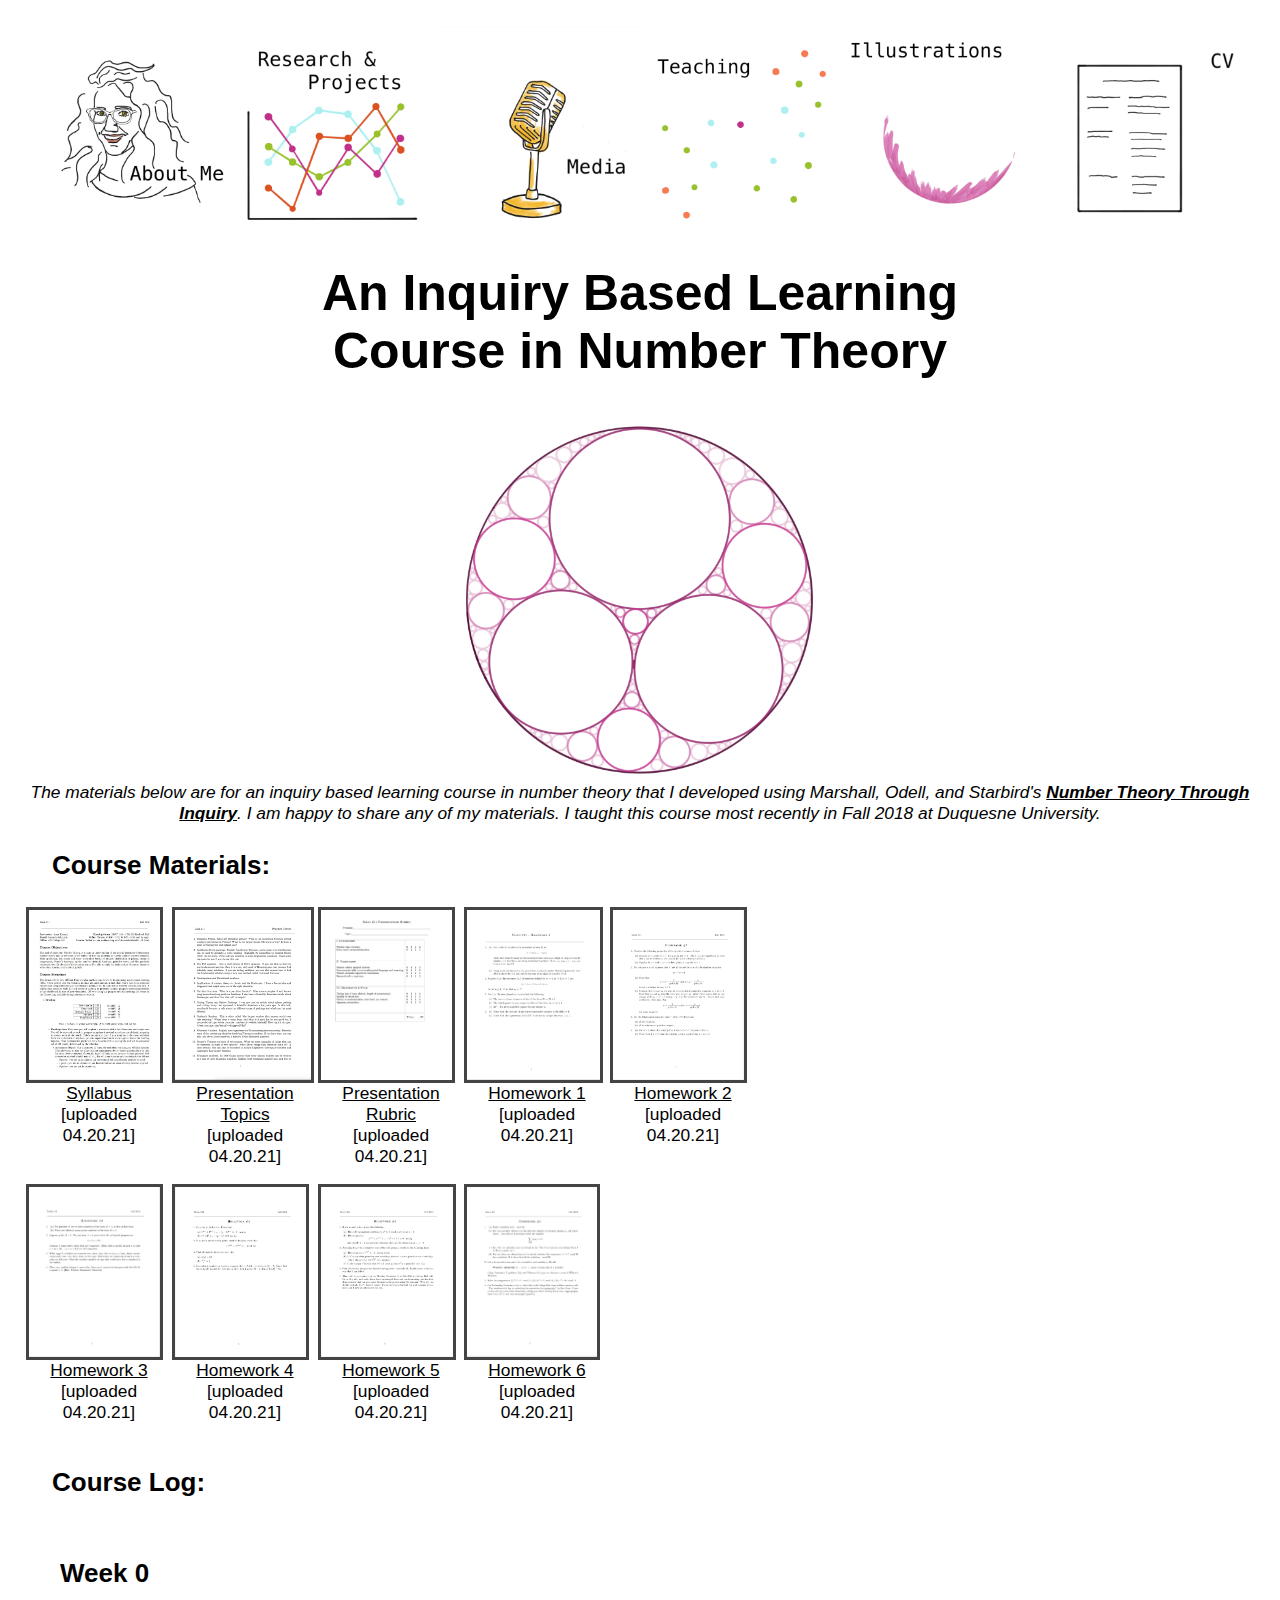
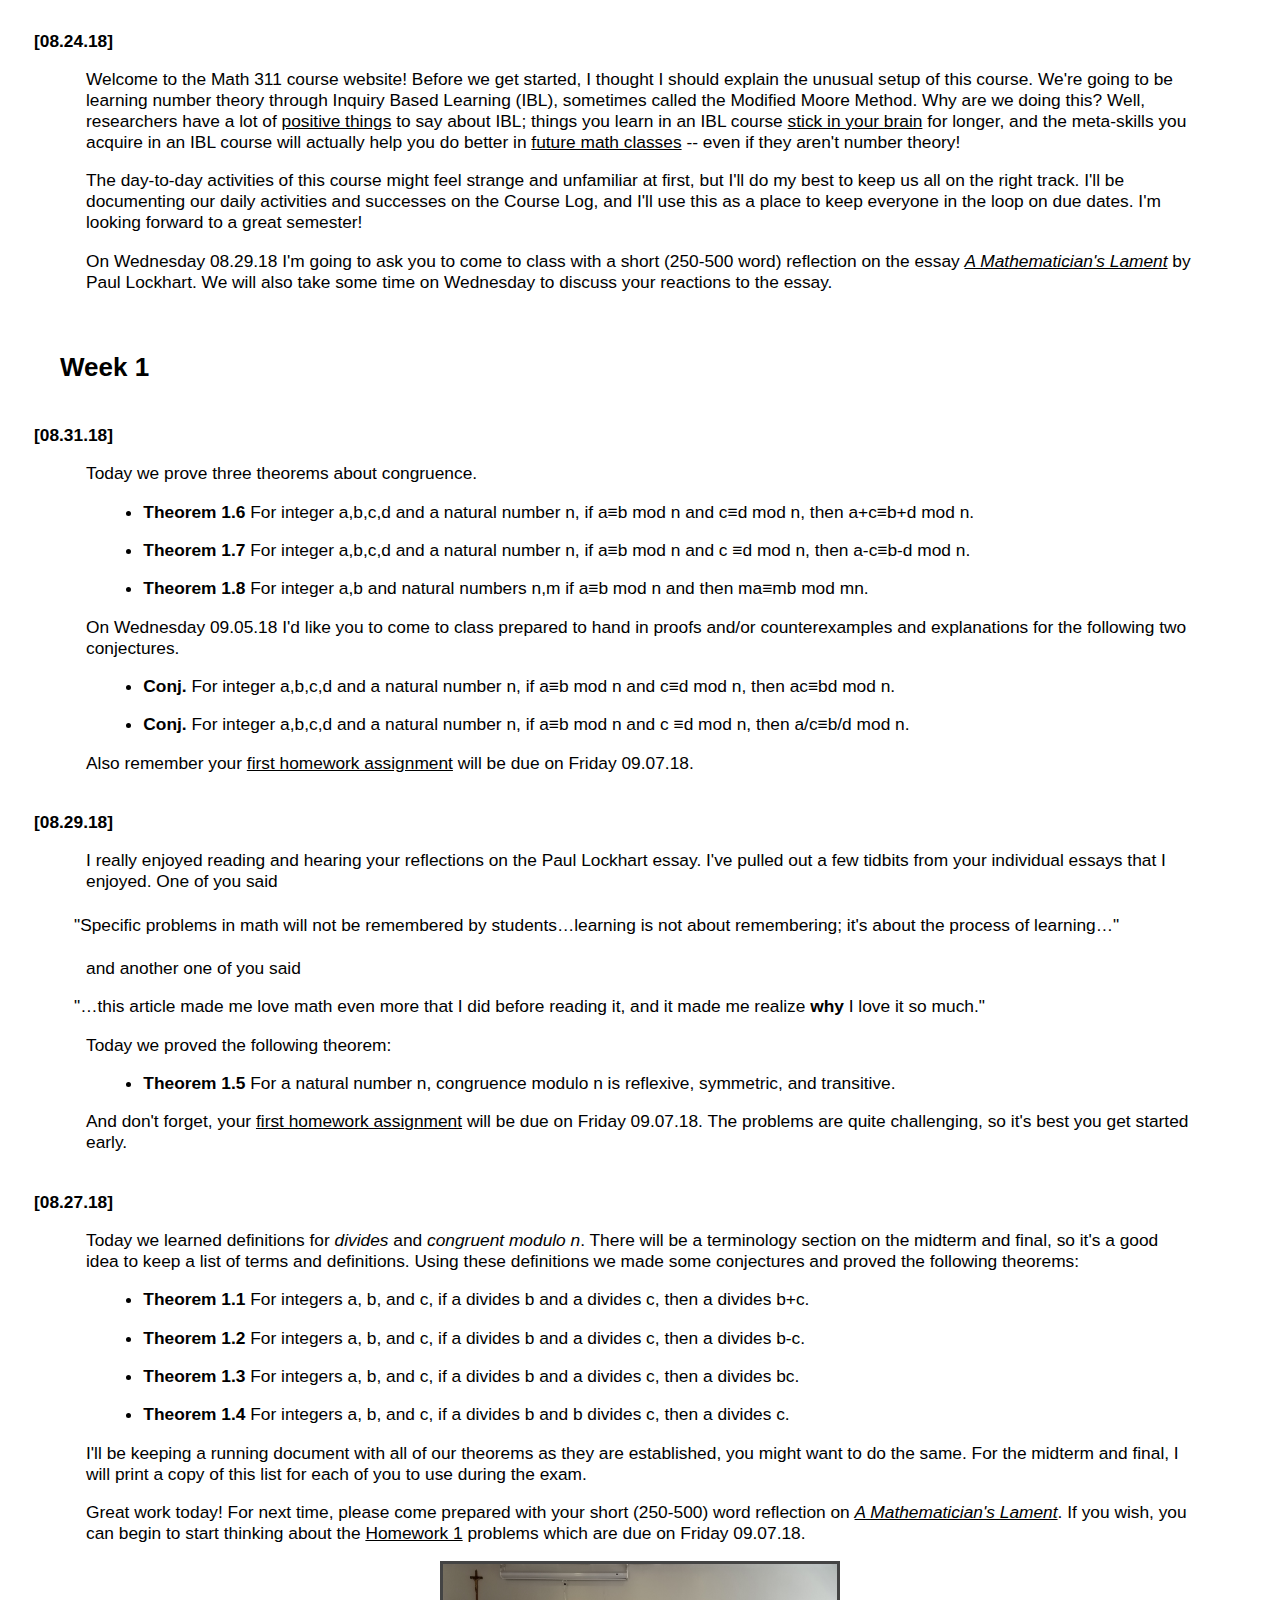
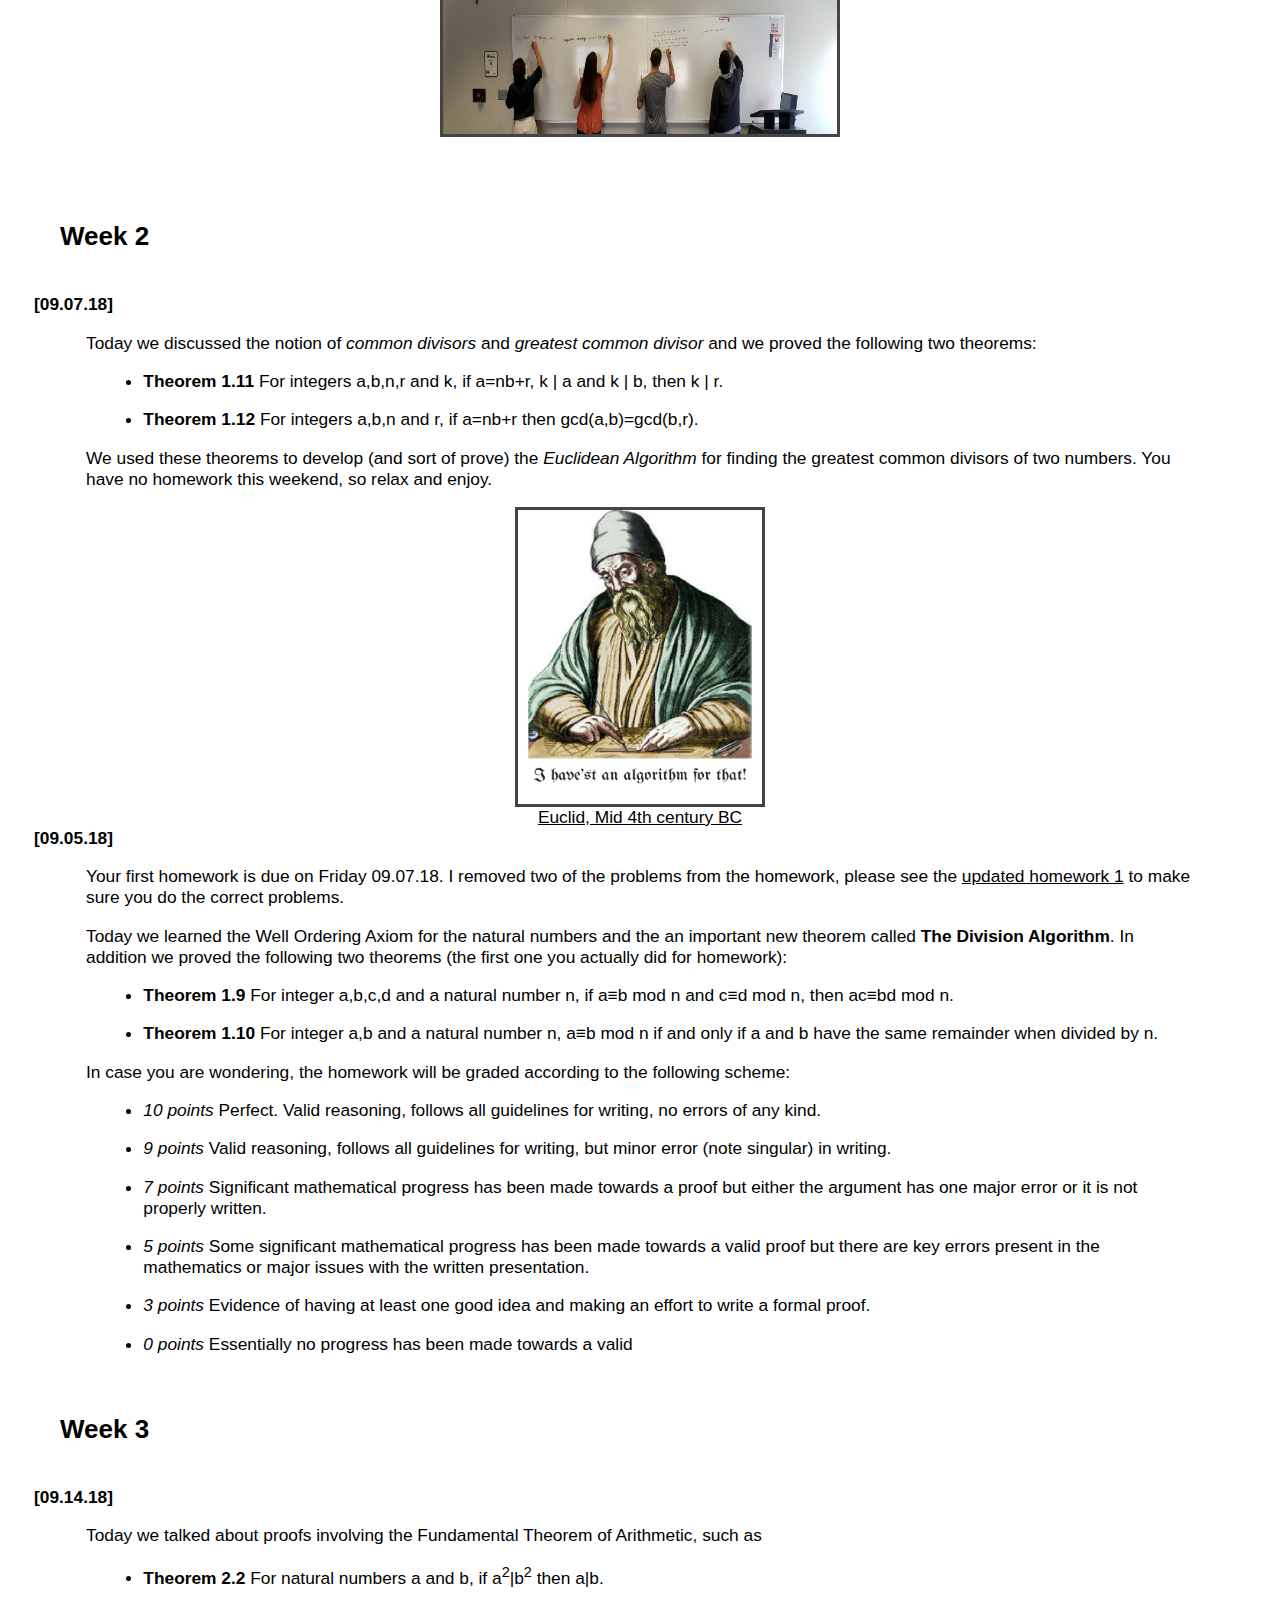
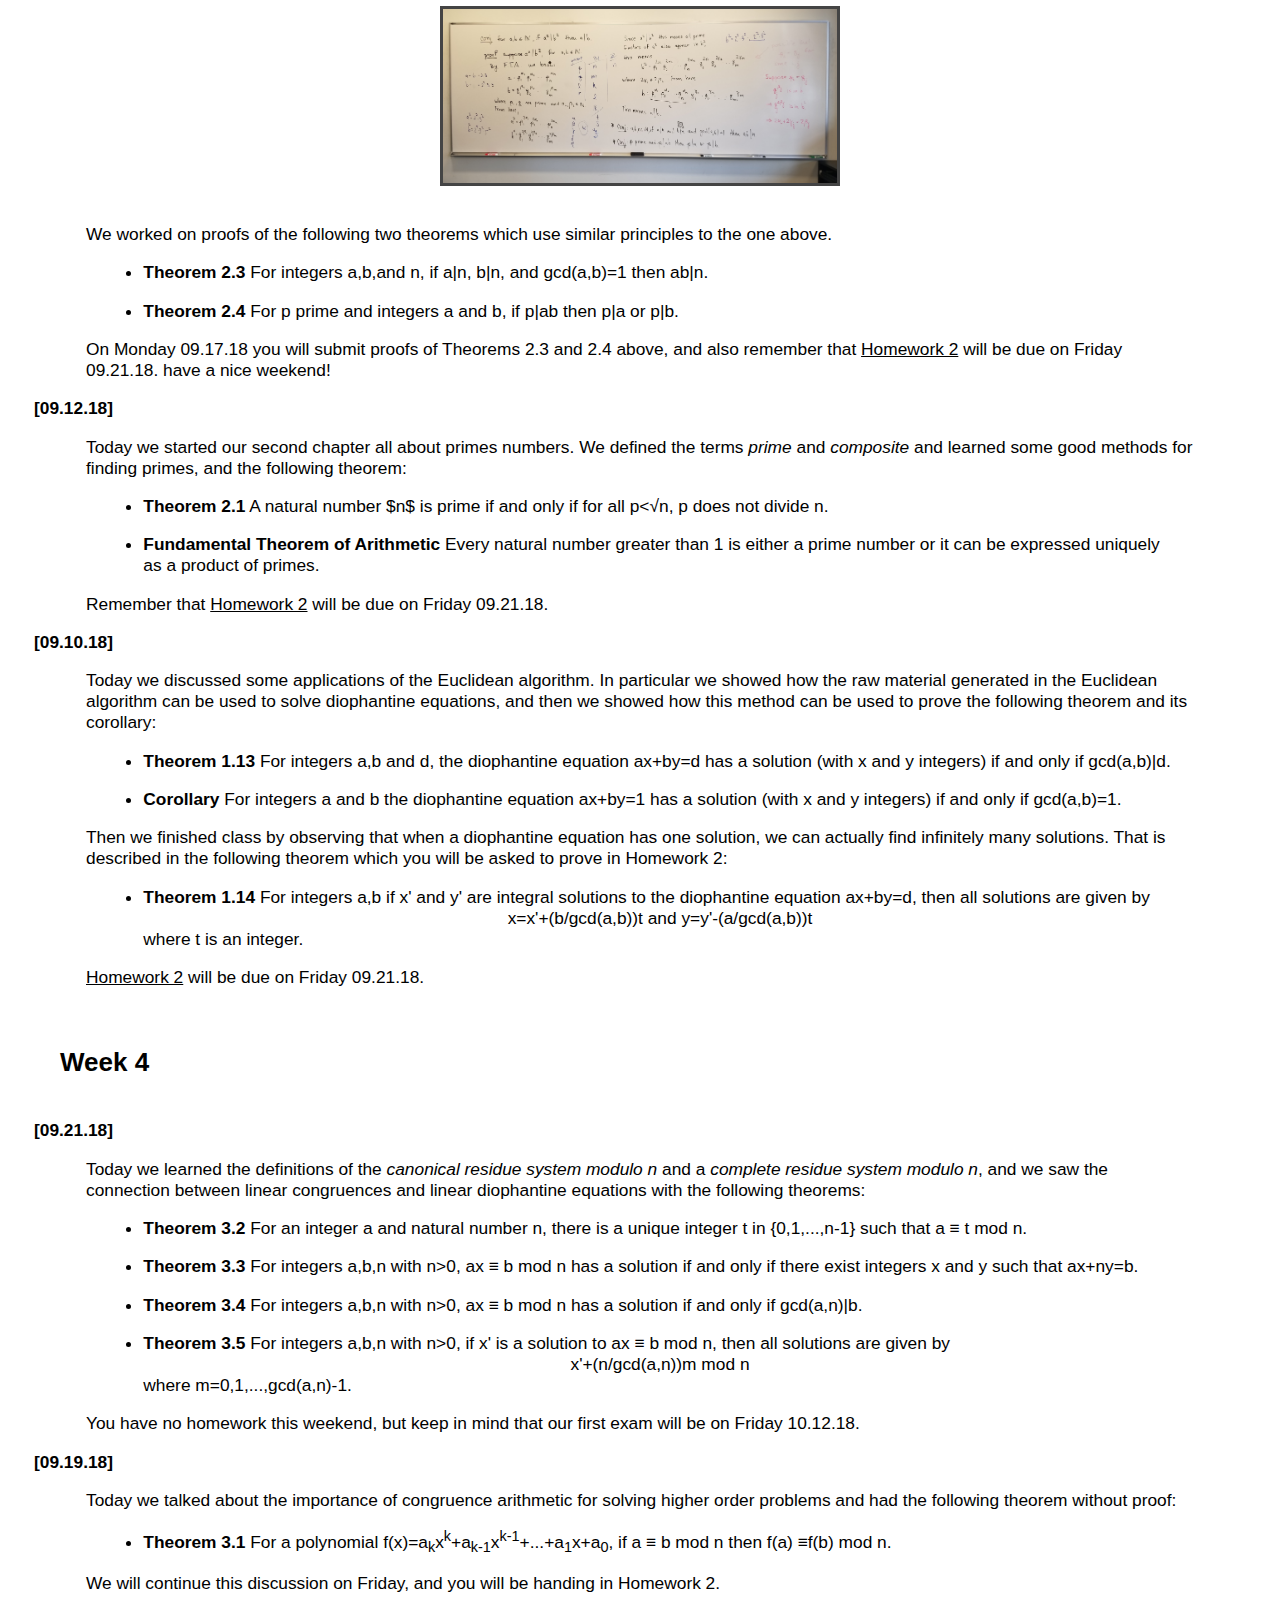
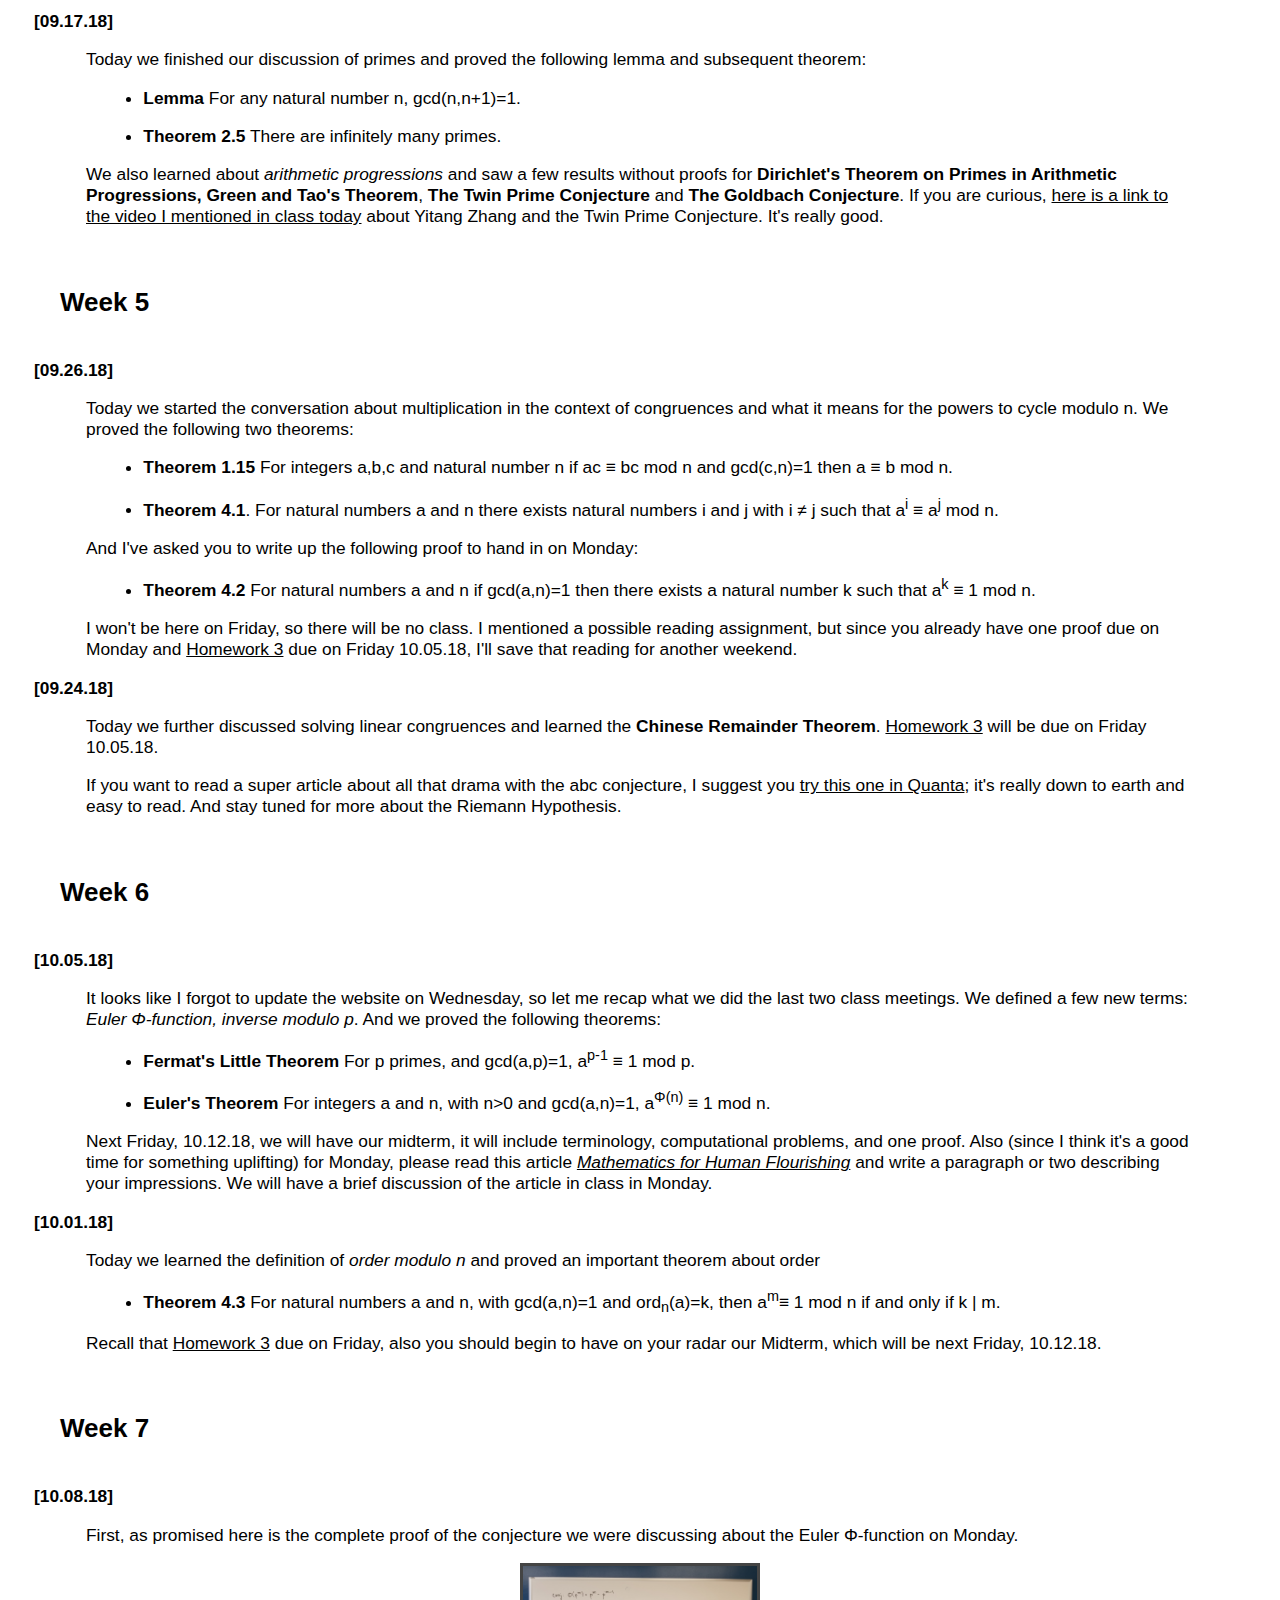
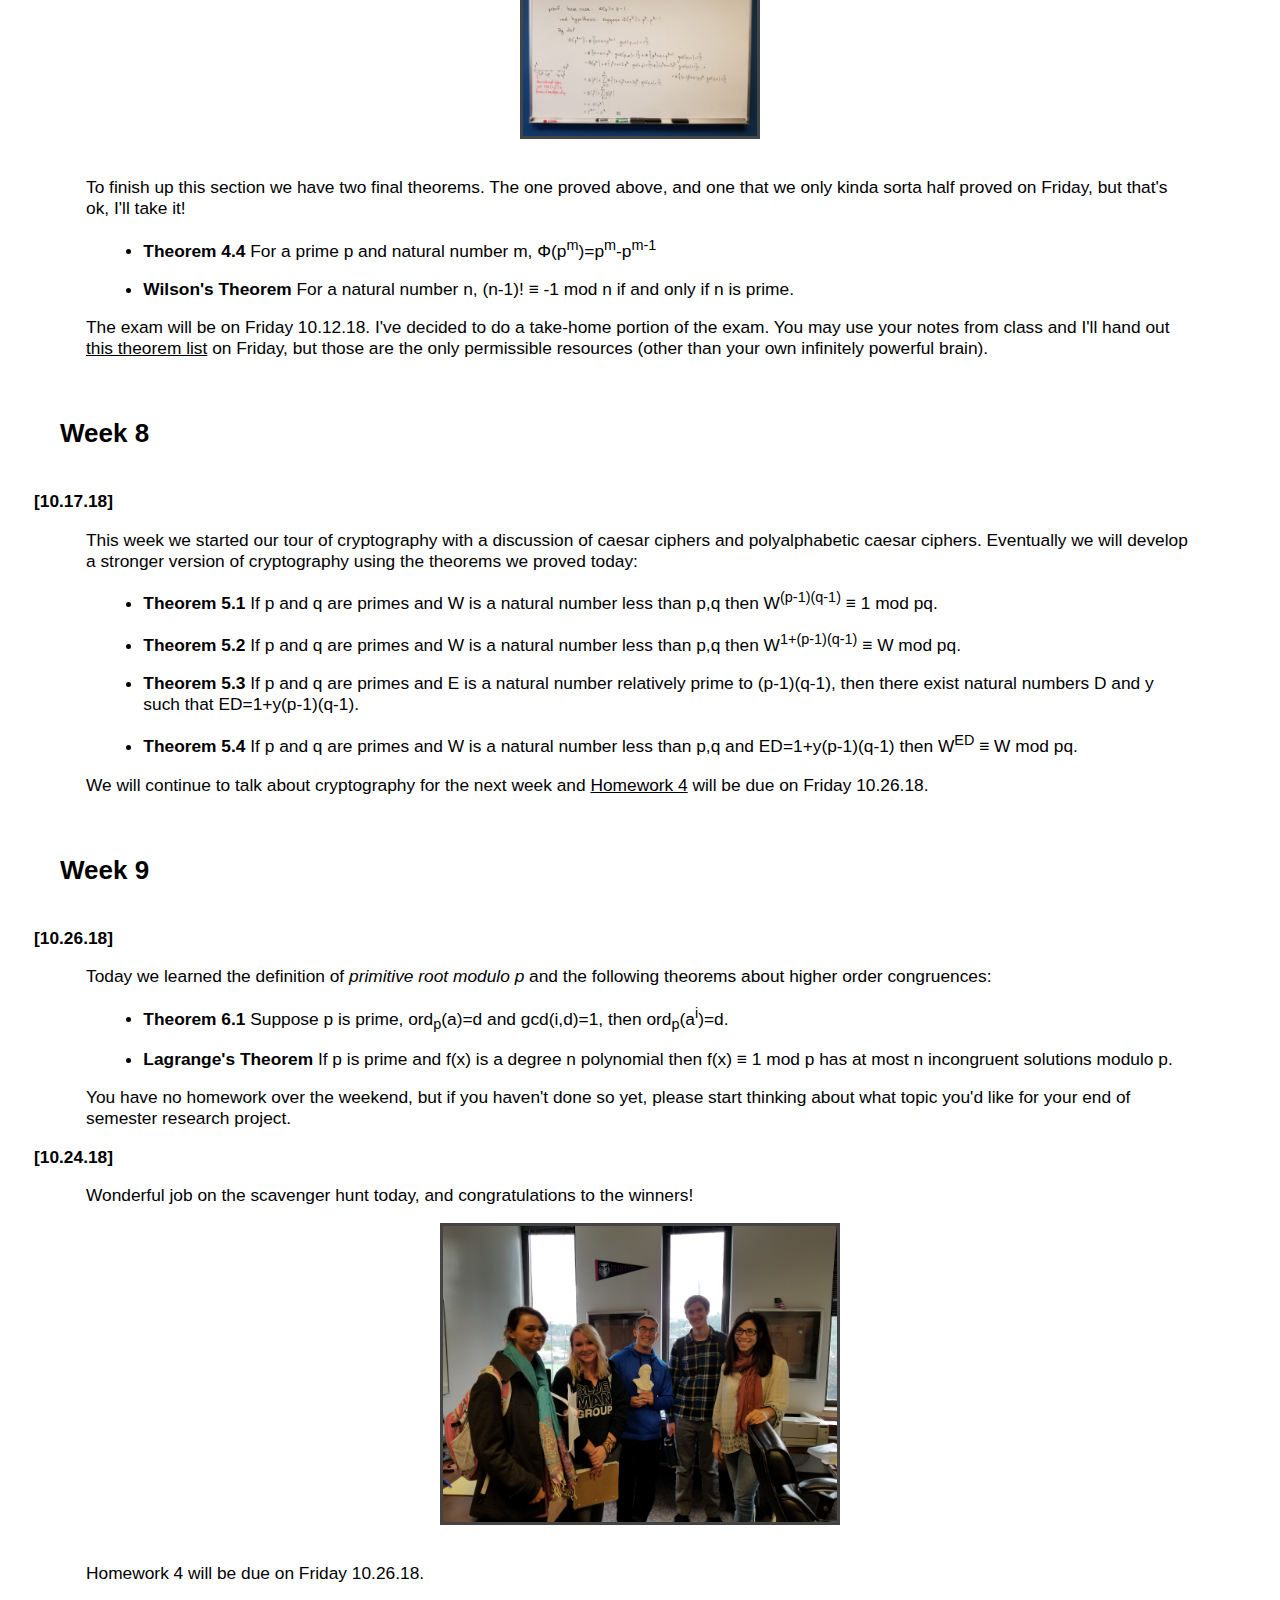
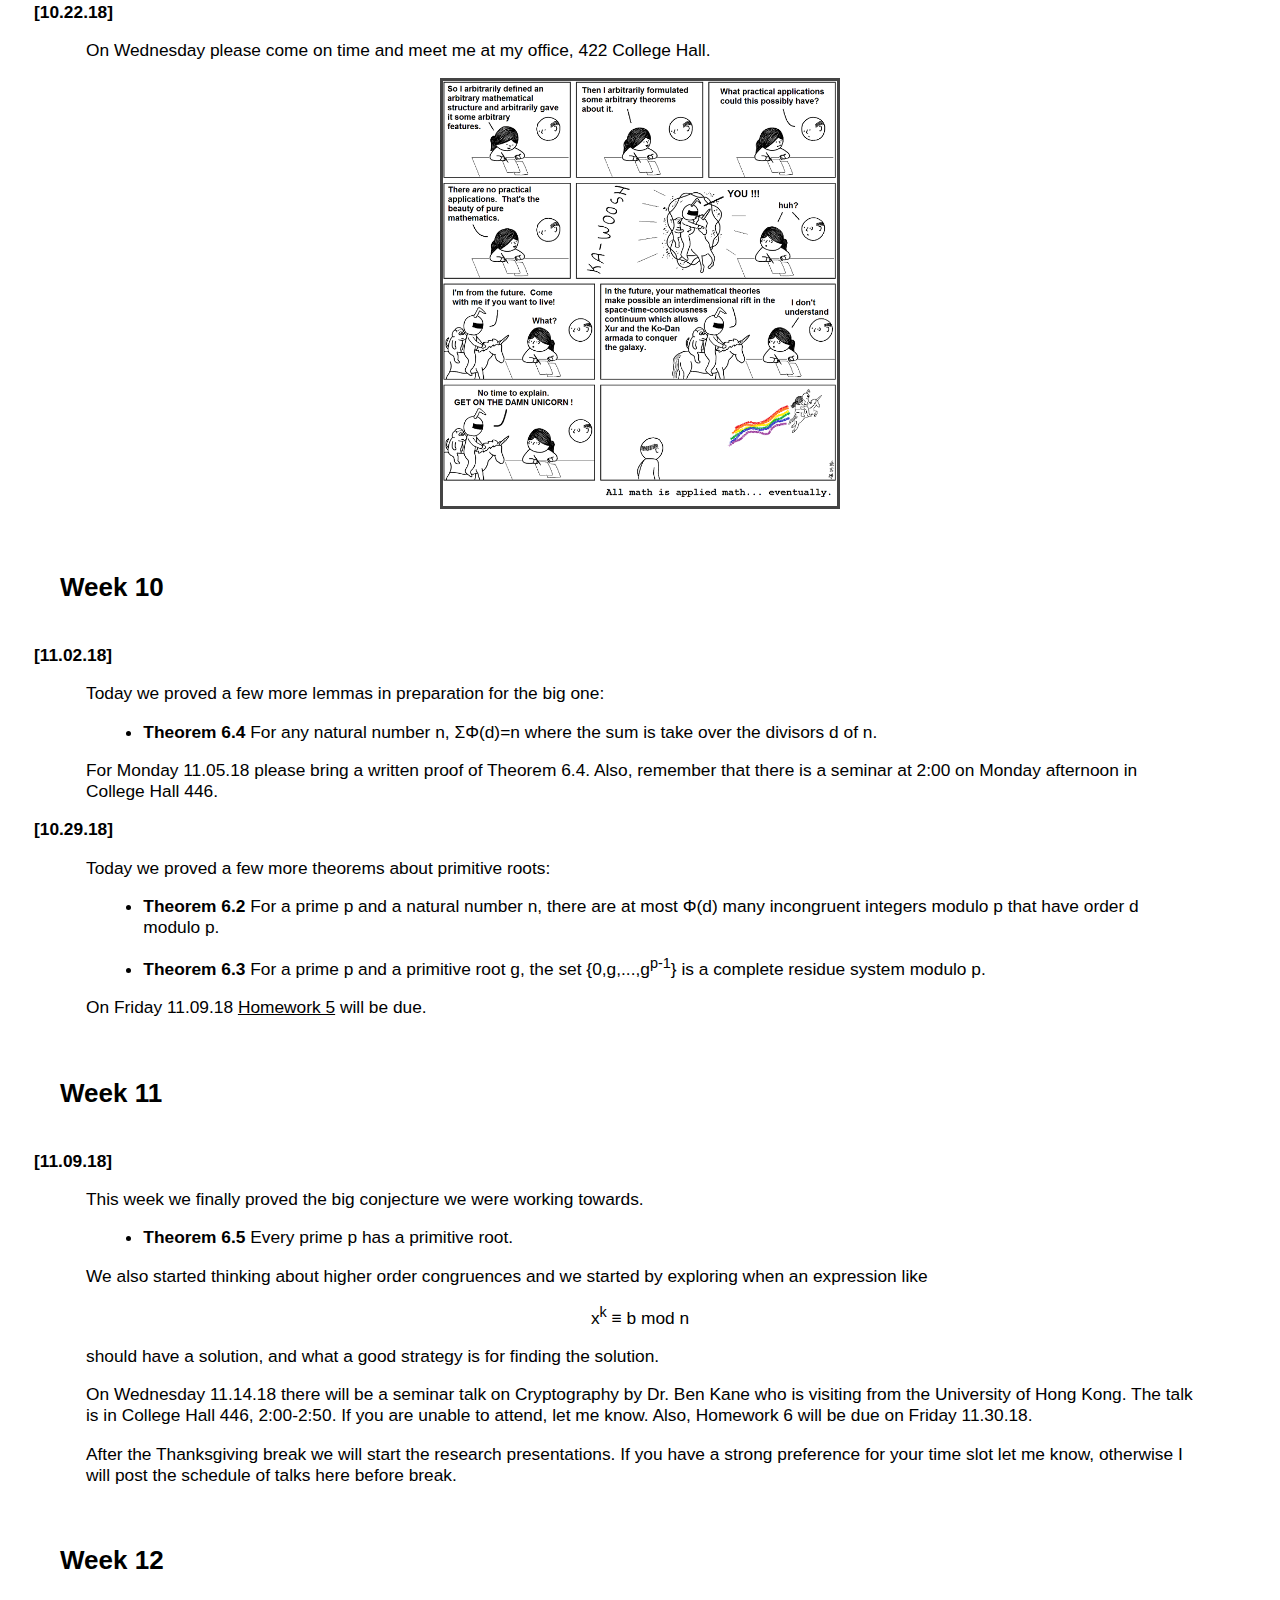
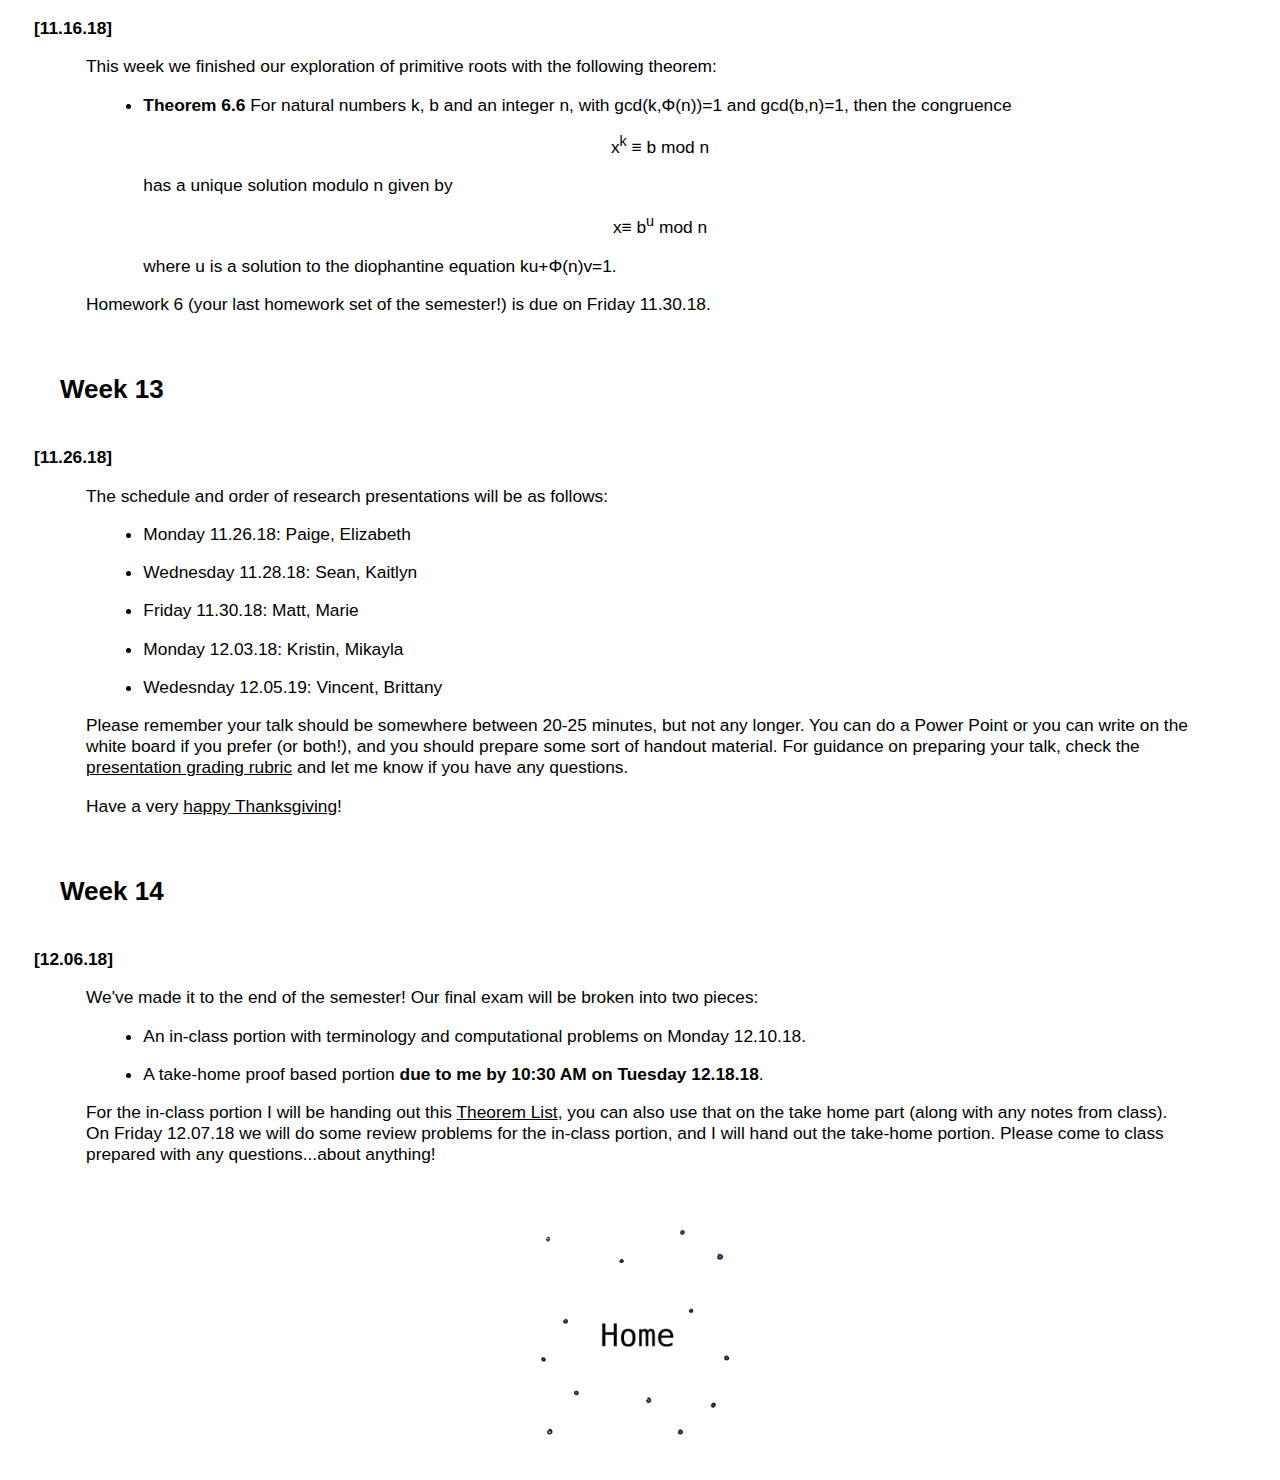
<file: teaching/ibl_number_theory.html>
<!DOCTYPE html>
<html>
<head>
<title>Anna Haensch - About</title>
<link rel="stylesheet" type="text/css" href="../style.css" />
<link rel="shortcut icon" type="image/icon" href="images/favicon.ico" />
</head>

<body>

<header>
<div class="row">

<div class="col-2">
<div class="figure">
<a href="../about.html">
<img class="image-main" src="header_images/me1.png" width = 100%>
<img class="image-hover" src="header_images/me2.png" width="100%">
</a>
</div>
</div>

<div class="col-2">
<div class="figure">
<a href="../research.html">
<img class="image-main" src="header_images/project1.png" width = 100%>
<img class="image-hover" src="header_images/project2.png" width="100%">
</a>
</div>
</div>

<div class="col-2">
<div class="figure">
<a href="../media.html">
<img class="image-main" src="header_images/media1.png" width = 100%>
<img class="image-hover" src="header_images/media2.png" width="100%">
</a>
</div>
</div>

<div class="col-2">
<div class="figure">
<a href="../teaching.html">
<img class="image-main" src="header_images/teaching1.png" width = 100%>
<img class="image-hover" src="header_images/teaching2.png" width="100%">
</a>
</div>
</div>

<div class="col-2">
<div class="figure">
<a href="../illustrations.html">
<img class="image-main" src="header_images/art1.png" width = 100%>
<img class="image-hover" src="header_images/art2.png" width="100%">
</a>
</div>
</div>

<div class="col-2">
<div class="figure">
<a href="../CV.pdf">
<img class="image-main" src="header_images/cv1.png" width = 100%>
<img class="image-hover" src="header_images/cv2.png" width="100%">
</a>
</div>
</div>

</div>
</header>



<div id="content">
  <center>
<h1>An Inquiry Based Learning <br>Course in Number Theory</h1>
<img src="ibl_number_theory/circle_packing2.png" width="30%">
<i>
  The materials below are for an inquiry based learning course in number theory that I developed using Marshall, Odell, and Starbird's <a href="https://www.amazon.com/Through-Inquiry-Mathematical-Association-Textbooks/dp/0883857510"><b>Number Theory Through Inquiry</b></a>.  I am happy to share any of my materials.  I taught this course most recently in Fall 2018 at Duquesne University.
</i>
</center>

<div id="content">

 <div class="contentBlock">
  <h2>Course Materials:</h2>
  <p>
   <div style="display: table;"><div style="display: table-row">
    <div style="width: 146px; display: table-cell; text-align: center">
     <a href=ibl_number_theory/Syllabus_311_F18.pdf><img style="border: 3px solid #444; width: 136; height: 176px; position: relative; top: 0px; left: 0px; z-index:1" src=ibl_number_theory/Syllabus_311_F18.jpg>Syllabus</a>
     <br>
     <tiny>[uploaded 04.20.21]</tiny>
    </div> 

    <div style="width: 146px; display: table-cell; text-align: center">
     <a href=ibl_number_theory/PresentationTopics_311.pdf><img style="border: 3px solid #444; width: 136; height: 176px; position: relative; top: 0px; left: 0px; z-index:1" src=ibl_number_theory/PresentationTopics_311.jpg>Presentation Topics</a>
     <br>
     <tiny>[uploaded 04.20.21]</tiny>
    </div>


    <div style="width: 146px; display: table-cell; text-align: center">
     <a href=ibl_number_theory/Rubric_311.pdf><img style="border: 3px solid #444; width: 136; height: 176px; position: relative; top: 0px; left: 0px; z-index:1" src=ibl_number_theory/Rubric_311.jpg>Presentation Rubric</a>
     <br>
     <tiny>[uploaded 04.20.21]</tiny>
    </div>

    <div style="width: 146px; display: table-cell; text-align: center">
     <a href=ibl_number_theory/Homework1_311.pdf><img style="border: 3px solid #444; width: 136; height: 176px; position: relative; top: 0px; left: 0px; z-index:1" src=ibl_number_theory/Homework1_311.jpg>Homework 1</a>
     <br>
     <tiny>[uploaded 04.20.21]</tiny>
    </div>

    <div style="width: 146px; display: table-cell; text-align: center">
     <a href=ibl_number_theory/Homework2_311.pdf><img style="border: 3px solid #444; width: 136; height: 176px; position: relative; top: 0px; left: 0px; z-index:1" src=ibl_number_theory/Homework2_311.jpg>Homework 2</a>
     <br>
     <tiny>[uploaded 04.20.21]</tiny>
    </div>

   </div>
  </div>
 </p>

 <div class="contentBlock">

  <p>
   <div style="display: table;"><div style="display: table-row">
    <div style="width: 146px; display: table-cell; text-align: center">
     <a href=ibl_number_theory/Homework3_311.pdf><img style="border: 3px solid #444; width: 136; height: 176px; position: relative; top: 0px; left: 0px; z-index:1" src=ibl_number_theory/Homework3_311.jpg>Homework 3</a>
     <br>
     <tiny>[uploaded 04.20.21]</tiny>
    </div> 

    <div style="width: 146px; display: table-cell; text-align: center">
     <a href=ibl_number_theory/Homework4_311.pdf><img style="border: 3px solid #444; width: 136; height: 176px; position: relative; top: 0px; left: 0px; z-index:1" src=ibl_number_theory/Homework4_311.jpg>Homework 4</a>
     <br>
     <tiny>[uploaded 04.20.21]</tiny>
    </div>

    <div style="width: 146px; display: table-cell; text-align: center">
     <a href=ibl_number_theory/Homework5_311.pdf><img style="border: 3px solid #444; width: 136; height: 176px; position: relative; top: 0px; left: 0px; z-index:1" src=ibl_number_theory/Homework5_311.jpg>Homework 5</a>
     <br>
     <tiny>[uploaded 04.20.21]</tiny>
    </div>

    <div style="width: 146px; display: table-cell; text-align: center">
     <a href=ibl_number_theory/Homework6_311.pdf><img style="border: 3px solid #444; width: 136; height: 176px; position: relative; top: 0px; left: 0px; z-index:1" src=ibl_number_theory/Homework6_311.jpg>Homework 6</a>
     <br>
     <tiny>[uploaded 04.20.21]</tiny>
    </div>

   </div> 
  </p>
 </div>
  

 <div class="contentBlock">
  <h2>Course Log:</h2> 


   <table>

    <tr><th><h2>Week 0</h2></th></tr>
<tr><td>
<b>[08.24.18]</b>
<p>
Welcome to the Math 311 course website!       
Before we get started, I   thought I should explain the  unusual setup of this course.  We're going to be learning number theory through Inquiry Based Learning (IBL), sometimes called the Modified Moore Method.  Why are we doing this? Well, researchers have a lot of <a href=http://jwilson.coe.uga.edu/EMAT7050/articles/LaursenEtAl(2014).pdf>positive things</a> to say about IBL; things you learn in an IBL course <a href=http://www.inquirybasedlearning.org/?page=Why_Use_IBL>stick in your brain</a> for longer, and the meta-skills you acquire in an IBL course will actually help you do better in <a href=http://paperity.org/p/35046699/assessing-long-term-effects-of-inquiry-based-learning-a-case-study-from-college>future math classes</a> -- even if they aren't number theory!
      </p> 

      <p>
The day-to-day activities of this course might feel strange and unfamiliar at first, but I'll do my best to keep us all on the right track.  I'll be documenting our daily activities and successes on the Course Log, and I'll use this as a place to keep everyone in the loop on due dates.  I'm looking forward to a great semester! 
      </p>     

<p>
On Wednesday 08.29.18 I'm going to ask you to come to class with a short (250-500 word) reflection on the essay <a href=https://www.maa.org/external_archive/devlin/LockhartsLament.pdf><i>A Mathematician's Lament</i></a> by Paul Lockhart.  We will also take some time on Wednesday to discuss your reactions to the essay. 
</p>
</p>
</td></tr>

<tr><th><h2>Week 1</h2></th></tr>
<tr><td>


<b>[08.31.18]</b>


<p>
Today we prove three theorems about congruence. 
</p>

<ul>
<li><b>Theorem 1.6</b> For integer a,b,c,d and a natural number n, if a&equiv;b mod n and c&equiv;d mod n, then a+c&equiv;b+d mod n.
<li><b>Theorem 1.7</b> For integer a,b,c,d and a natural number n, if a&equiv;b mod n and c &equiv;d mod n, then a-c&equiv;b-d mod n. 
<li><b>Theorem 1.8</b> For integer a,b and natural numbers n,m if a&equiv;b mod n and then ma&equiv;mb mod mn.
</ul>

<p>
On Wednesday 09.05.18 I'd like you to come to class prepared to hand in proofs and/or counterexamples and explanations for the following two conjectures.
</p>

<ul>
<li><b>Conj.</b> For integer a,b,c,d and a natural number n, if a&equiv;b mod n and c&equiv;d mod n, then ac&equiv;bd mod n.
<li><b>Conj.</b> For integer a,b,c,d and a natural number n, if a&equiv;b mod n and c &equiv;d mod n, then a/c&equiv;b/d mod n. 

</ul>

<p>
Also remember your <a href=ibl_number_theory/Homework1_311.pdf>first homework assignment</a> will be due on Friday 09.07.18.
</p>

<br>

<b>[08.29.18]</b>

<p>
I really enjoyed reading and hearing your reflections on the Paul Lockhart essay.  I've pulled out a few tidbits from your individual essays that I enjoyed. One of you said 

<blockquote style="line-height: 1.8;">
"Specific problems in math will not be remembered by students…learning is not about remembering; it's about the process of learning…"  
</blockquote>

<p>
and another one of you said
</p>

<blockquote>
"…this article made me love math even more that I did before reading it, and it made me realize <b>why</b> I love it so much."  
</blockquote>

<center>
<center>
<div id="heart"></div>
</center>
</center>

<p>
Today we proved the following theorem: 
</p>

<ul>
<li><b>Theorem 1.5</b> For a natural number n, congruence modulo n is reflexive, symmetric, and transitive.
</ul>

<p>
And don't forget, your <a href=ibl_number_theory/Homework1_311.pdf>first homework assignment</a> will be due on Friday 09.07.18.  The problems are quite challenging, so it's best you get started early. 
</p>
<br>

<b>[08.27.18]</b>

<p>
Today we learned definitions for <i>divides</i> and <i>congruent modulo n</i>.  There will be a terminology section on the midterm and final, so it's a good idea to keep a list of terms and definitions. Using these definitions we made some conjectures and proved the following theorems: 
</p>

<ul>
<li><b>Theorem 1.1</b> For integers a, b, and c, if a divides b and a divides c, then a divides b+c.
<li><b>Theorem 1.2</b> For integers a, b, and c, if a divides b and a divides c, then a divides b-c.
<li><b>Theorem 1.3</b> For integers a, b, and c, if a divides b and a divides c, then a divides bc.
<li><b>Theorem 1.4</b> For integers a, b, and c, if a divides b and b divides c, then a divides c.
</ul>

<p>
I'll be keeping a running document with all of our theorems as they are established, you might want to do the same.  For the midterm and final, I will print a copy of this list for each of you to use during the exam. 
</p>

<p>
Great work today!  For next time, please come prepared with your short (250-500) word reflection on <a href=https://www.maa.org/external_archive/devlin/LockhartsLament.pdf><i>A Mathematician's Lament</i></a>.  If you wish, you can begin to start thinking about the <a href=ibl_number_theory/Homework1_311.pdf>Homework 1</a> problems which are due on Friday 09.07.18.
</p>

<center>
<div style="display: table;"><div style="display: table-row">
    <div style="width: 146px; display: table-cell; text-align: center">
     <a href=ibl_number_theory/Week1_M.jpg><img style="border: 3px solid #444; width: 700px; height: 176px; position: relative; top: 0px; left: 0px; z-index:1" src=ibl_number_theory/Week1_M.jpg></a>
     <br>
    </div> 
  </div>

</center>


<br>



</td></tr>


<tr><th><h2>Week 2</h2></th></tr>
<tr><td>


<b>[09.07.18]</b>


<p>
Today we discussed the notion of <i>common divisors</i> and <i>greatest common divisor</i> and we proved the following two theorems:
<ul>
<li><b>Theorem 1.11</b> For integers a,b,n,r and k, if a=nb+r, k | a and k | b, then k | r. 
<li><b>Theorem 1.12</b> For integers a,b,n and r, if a=nb+r then gcd(a,b)=gcd(b,r).  
</ul>
</p>

<p>
We used these theorems to develop (and sort of prove) the <i>Euclidean Algorithm</i> for finding the greatest common divisors of two numbers. You have no homework this weekend, so relax and enjoy.
</p>

<center>
<div style="display: table;"><div style="display: table-row">
    <div style="width: 146px; display: table-cell; text-align: center">
     <a href=ibl_number_theory/Euclid.jpg><img style="border: 3px solid #444; width: 250px; height: 300px; position: relative; top: 0px; left: 0px; z-index:1" src=ibl_number_theory/Euclid.jpg>Euclid, Mid 4th century BC </a>
     <br>
    </div> 
  </div>

</center>

<b>[09.05.18]</b>


<p>
Your first homework is due on Friday 09.07.18.  I removed two of the problems from the homework, please see the <a href=ibl_number_theory/Homework1_311.pdf>updated homework 1</a> to make sure you do the correct problems. 
</p>

<p>
Today we learned the Well Ordering Axiom for the natural numbers and the an important new theorem called <b>The Division Algorithm</b>.  In addition we proved the following two theorems (the first one you actually did for homework):
</p>

<ul>
<li><b>Theorem 1.9</b> For integer a,b,c,d and a natural number n, if a&equiv;b mod n and c&equiv;d mod n, then ac&equiv;bd mod n. 
<li><b>Theorem 1.10</b> For integer a,b and a natural number n, a&equiv;b mod n if and only if a and b have the same remainder when divided by n.  
</ul>

<p>
In case you are wondering, the homework will be graded according to the following scheme:  
</p>

<ul>
<li><i>10 points</i> Perfect.  Valid reasoning, follows all guidelines for writing, no errors of any kind. 

<li><i>9 points</i>  Valid reasoning, follows all guidelines for writing, but minor error (note singular) in writing. 

<li><i>7 points</i>  Significant mathematical progress has been made towards a proof but either the argument has one major error or it is not properly written. 

<li><i>5 points</i>  Some significant mathematical progress has been made towards a valid proof but there are key errors present in the mathematics or major issues with the written presentation.

<li><i>3 points</i>  Evidence of having at least one good idea 
and making an effort to write a formal proof. 

<li><i>0 points</i>   Essentially no progress has been made towards a
valid
<ul>

</td></tr>


<tr><th><h2>Week 3</h2></th></tr>
<tr><td>


<b>[09.14.18]</b>


<p>
Today we talked about proofs involving the Fundamental Theorem of Arithmetic, such as 
<ul>
<li><b>Theorem 2.2</b> For natural numbers a and b, if a<sup>2</sup>|b<sup>2</sup> then a|b.
</ul>

<center>
<div style="display: table;"><div style="display: table-row">
    <div style="width: 146px; display: table-cell; text-align: center">
     <a href=ibl_number_theory/Week3_F.jpg><img style="border: 3px solid #444; width: 700px; height: 180px; position: relative; top: 0px; left: 0px; z-index:1" src=ibl_number_theory/Week3_F.jpg></a>
     <br>
    </div> 
  </div>

</center>

<p>
We worked on proofs of the following two theorems which use similar principles to the one above.   
</p>

<ul>
<li><b>Theorem 2.3</b> For integers a,b,and n, if a|n, b|n, and gcd(a,b)=1 then ab|n.
<li><b>Theorem 2.4</b> For p prime and integers a and b, if p|ab then p|a or p|b.
</ul>

<p>
On Monday 09.17.18 you will submit proofs of Theorems 2.3 and 2.4 above, and also remember that <a href=ibl_number_theory/Homework2_311.pdf>Homework 2</a> will be due on Friday 09.21.18. have a nice weekend!
</p>


<b>[09.12.18]</b>


<p>
Today we started our second chapter all about primes numbers.  We defined the terms <i>prime</i> and <i>composite</i> and learned some good methods for finding primes, and the following theorem: 
</p>

<ul>
<li><b>Theorem 2.1</b> A natural number $n$ is prime if and only if for all p<&#8730;n, p does not divide n.
<li><b>Fundamental Theorem of Arithmetic</b> Every natural number greater than 1 is either a prime number or it can be expressed uniquely as a product of primes.
</ul>

<p>
Remember that <a href=ibl_number_theory/Homework2_311.pdf>Homework 2</a> will be due on Friday 09.21.18. 
</p>


<b>[09.10.18]</b>


<p>
Today we discussed some applications of the Euclidean algorithm.  In particular we showed how the raw material generated in the Euclidean algorithm can be used to solve diophantine equations, and then we showed how this method can be used to prove the following theorem and its corollary: 
</p>

<ul>
<li><b>Theorem 1.13</b> For integers a,b and d, the diophantine equation ax+by=d has a solution (with x and y integers) if and only if gcd(a,b)|d. 
<li><b>Corollary</b> For integers a and b the diophantine equation ax+by=1 has a solution (with x and y integers) if and only if gcd(a,b)=1.  
</ul>

<p>
Then we finished class by observing that when a diophantine equation has one solution, we can actually find infinitely many solutions.  That is described in the following theorem which you will be asked to prove in Homework 2:
</p>

<ul>
<li><b>Theorem 1.14</b> For integers a,b if x' and y' are integral solutions to the diophantine equation ax+by=d, then all solutions are given by 
<center>
x=x'+(b/gcd(a,b))t and y=y'-(a/gcd(a,b))t
</center>
where t is an integer. 
</ul>

<p>
<a href=ibl_number_theory/Homework2_311.pdf>Homework 2</a> will be due on Friday 09.21.18. 
</p>
</td></tr>


<tr><th><h2>Week 4</h2></th></tr>
<tr><td>


<b>[09.21.18]</b>


<p>
Today we learned the definitions of the <i>canonical residue system modulo n</i> and a <i>complete residue system modulo n</i>, and we saw the connection between linear congruences and linear diophantine equations with the following theorems:
</p>

<ul>
<li><b>Theorem 3.2</b> For an integer a and natural number n, there is a unique integer t in {0,1,...,n-1} such that a &equiv; t mod n.
<li><b>Theorem 3.3</b> For integers a,b,n with n>0, ax &equiv; b mod n has a solution if and only if there exist integers x and y such that ax+ny=b. 
<li><b>Theorem 3.4</b> For integers a,b,n with n>0, ax &equiv; b mod n has a solution if and only if gcd(a,n)|b. 
<li><b>Theorem 3.5</b> For integers a,b,n with n>0, if x' is a solution to ax &equiv; b mod n, then all solutions are given by 
<center>
x'+(n/gcd(a,n))m mod n
</center>  
where m=0,1,...,gcd(a,n)-1.
</ul>

<p>
You have no homework this weekend, but keep in mind that our first exam will be on Friday 10.12.18. 
</p>

<b>[09.19.18]</b>


<p> Today we talked about the importance of congruence arithmetic for solving higher order problems and had the following theorem without proof:
</p>

<ul>
<li><b>Theorem 3.1</b> For a polynomial f(x)=a<sub>k</sub>x<sup>k</sup>+a<sub>k-1</sub>x<sup>k-1</sup>+...+a<sub>1</sub>x+a<sub>0</sub>, if a &equiv; b mod n then f(a) &equiv;f(b) mod n.
</ul>

<p>
We will continue this discussion on Friday, and you will be handing in Homework 2. 
</p>

<b>[09.17.18]</b>

<p>
Today we finished our discussion of primes and proved the following lemma and subsequent theorem:  
</p>

<ul>
<li><b>Lemma</b> For any natural number n, gcd(n,n+1)=1.
<li><b>Theorem 2.5</b> There are infinitely many primes.
</ul>

<p>
We also learned about <i>arithmetic progressions</i> and saw a few results without proofs for <b>Dirichlet's Theorem on Primes in Arithmetic Progressions,</b> <b>Green and Tao's Theorem</b>, <b>The Twin Prime Conjecture</b> and <b>The Goldbach Conjecture</b>. If you are curious, <a href=http://www.zalafilms.com/films/countingindex.html>here is a link to the video I mentioned in class today</a> about Yitang Zhang and the Twin Prime Conjecture.  It's really good. 
</p>
</td></tr>


<tr><th><h2>Week 5</h2></th></tr>
<tr><td>


<b>[09.26.18]</b>


<p>
Today we started the conversation about multiplication in the context of congruences and what it means for the powers to cycle modulo n.  We proved the following two theorems:
</p>

<ul>
<li> <b> Theorem 1.15 </b> For integers a,b,c and natural number n if ac &equiv; bc mod n and gcd(c,n)=1 then a &equiv; b mod n. 
<li> <b>Theorem 4.1</b>. For natural numbers a and n there exists natural numbers i and j with i &ne; j such that a<sup>i</sup> &equiv; a<sup>j</sup> mod n.
</ul>

<p>
And I've asked you to write up the following proof to  hand in on Monday:
</p>

<ul>
<li> <b>Theorem 4.2</b> For natural numbers a and n if gcd(a,n)=1 then there exists a natural number k such that a<sup>k</sup> &equiv; 1 mod n.
</ul>

<p>
I won't be here on Friday, so there will be no class.  I mentioned a possible reading assignment, but since you already have one proof due on Monday and <a href=ibl_number_theory/Homework3_311.pdf>Homework 3</a> due on Friday 10.05.18, I'll save that reading for another weekend. 
</p>



<b>[09.24.18]</b>


<p>
Today we further discussed solving linear congruences and learned the <b>Chinese Remainder Theorem</b>. <a href=ibl_number_theory/Homework3_311.pdf>Homework 3</a> will be due on Friday 10.05.18.
</p>

<p>
If you want to read a super article about all that drama with the abc conjecture, I suggest you <a href=https://www.quantamagazine.org/titans-of-mathematics-clash-over-epic-proof-of-abc-conjecture-20180920/>try this one in Quanta</a>; it's really down to earth and easy to read. And stay tuned for more about the Riemann Hypothesis. 
</p>



</td></tr>


<tr><th><h2>Week 6</h2></th></tr>
<tr><td>


<b>[10.05.18]</b>


<p>
It looks like I forgot to update the website on Wednesday, so let me recap what we did the last two class meetings.  We defined a few new terms: <i>Euler &Phi;-function, inverse modulo p</i>. And we proved the following theorems: 
</p>

<ul>
<li> <b>Fermat's Little Theorem</b> For p primes, and gcd(a,p)=1, a<sup>p-1</sup> &equiv; 1 mod p. 
<li> <b>Euler's Theorem</b> For integers a and n, with n>0 and gcd(a,n)=1, a<sup>&Phi;(n)</sup> &equiv; 1 mod n. 
</ul>

<p>
Next Friday, 10.12.18, we will have our midterm, it will include terminology, computational problems, and one proof. Also (since I think it's a good time for something uplifting) for Monday, please read this article <a href=https://mathyawp.wordpress.com/2017/01/08/mathematics-for-human-flourishing/><i>Mathematics for Human Flourishing</i></a> and write a paragraph or two describing your impressions.  We will have a brief discussion of the article in class in Monday. 
</p>

<b>[10.01.18]</b>


<p>
Today we learned the definition of <i>order modulo n</i> and proved an important theorem about order
</p>

<ul>
<li> <b>Theorem 4.3</b> For natural numbers a and n, with gcd(a,n)=1 and ord<sub>n</sub>(a)=k, then a<sup>m</sup>&equiv; 1 mod n if and only if k | m. 
</ul>

<p>
Recall that <a href=ibl_number_theory/Homework3_311.pdf>Homework 3</a> due on Friday, also you should begin to have on your radar our Midterm, which will be next Friday, 10.12.18.
</p>
</td></tr>

<tr><th><h2>Week 7</h2></th></tr>
<tr><td>


<b>[10.08.18]</b>


<p>
First, as promised here is the complete proof of the conjecture we were discussing about the Euler &Phi;-function on Monday. 
</p>

<center>
<div style="display: table;"><div style="display: table-row">
    <div style="width: 146px; display: table-cell; text-align: center">
     <a href=ibl_number_theory/Week6_M.jpg><img style="border: 3px solid #444; width: 240px; height: 176px; position: relative; top: 0px; left: 0px; z-index:1" src=ibl_number_theory/Week6_M.jpg></a>
     <br>
    </div> 
  </div>

</center>

<p>
To finish up this section we have two final theorems.  The one proved above, and one that we only kinda sorta half proved on Friday, but that's ok, I'll take it!
</p>

<ul>
<li> <b>Theorem 4.4</b> For a prime p and natural number m, &Phi;(p<sup>m</sup>)=p<sup>m</sup>-p<sup>m-1</sup>
<li> <b>Wilson's Theorem</b> For a natural number n, (n-1)! &equiv; -1 mod n if and only if n is prime.
</ul>

<p>
The exam will be on Friday 10.12.18.  I've decided to do a take-home portion of the exam. You may use your notes from class and I'll hand out <a href=ibl_number_theory/TheoremList.pdf>this theorem list</a> on Friday, but those are the only permissible resources (other than your own infinitely powerful brain). 
</p>

</td></tr>


<tr><th><h2>Week 8</h2></th></tr>
<tr><td>

<b>[10.17.18]</b>


<p>
This week we started our tour of cryptography with a discussion of caesar ciphers and polyalphabetic caesar ciphers.  Eventually we will develop a stronger version of cryptography using the theorems we proved today:
</p>

<p>
<ul>
<li> <b>Theorem 5.1</b> If p and q are primes and W is a natural number less than p,q then W<sup>(p-1)(q-1)</sup> &equiv; 1 mod pq.
<li> <b>Theorem 5.2</b> If p and q are primes and W is a natural number less than p,q then W<sup>1+(p-1)(q-1)</sup> &equiv; W mod pq.
<li> <b>Theorem 5.3</b> If p and q are primes and E is a natural number relatively prime to (p-1)(q-1), then there exist natural numbers D and y such that ED=1+y(p-1)(q-1).
<li> <b>Theorem 5.4</b> If p and q are primes and W is a natural number less than p,q and ED=1+y(p-1)(q-1) then W<sup>ED</sup> &equiv; W mod pq.
</ul>
</p>

<p>
We will continue to talk about cryptography for the next week and <a href=ibl_number_theory/Homework4_311.pdf>Homework 4</a> will be due on Friday 10.26.18.
</p>
</td></tr>


<tr><th><h2>Week 9</h2></th></tr>
<tr><td>


<b>[10.26.18]</b>


<p>
Today we learned the definition of <i>primitive root modulo p</i> and the following theorems about higher order congruences:
</p>

<ul>
<li><b>Theorem 6.1</b> Suppose p is prime, ord<sub>p</sub>(a)=d and gcd(i,d)=1, then ord<sub>p</sub>(a<sup>i</sup>)=d.
<li><b>Lagrange's Theorem</b> If p is prime and f(x) is a degree n polynomial then f(x) &equiv; 1 mod p has at most n incongruent solutions modulo p. 
</ul>

<p>
You have no homework over the weekend, but if you haven't done so yet, please start thinking about what topic you'd like for your end of semester research project. 
</p>


<b>[10.24.18]</b>


<p>
Wonderful job on the scavenger hunt today, and congratulations to the winners! 
</p>

<center>
<div style="display: table;"><div style="display: table-row">
    <div style="width: 146px; display: table-cell; text-align: center">
     <a href=ibl_number_theory/Scav.jpg><img style="border: 3px solid #444; width: 500px; height:; position: relative; top: 0px; left: 0px; z-index:1" src=ibl_number_theory/Scav.jpg></a>
     <br>
    </div> 
  </div>

</center>

<p>
Homework 4 will be due on Friday 10.26.18.
</p>


<b>[10.22.18]</b>


<p>
On Wednesday please come on time and meet me at my office, 422 College Hall. 
</p>
<center>
<div style="display: table;"><div style="display: table-row">
    <div style="width: 146px; display: table-cell; text-align: center">
     <a href=https://abstrusegoose.com/504><img style="border: 3px solid #444; width: 500px; height:; position: relative; top: 0px; left: 0px; z-index:1" src=ibl_number_theory/applied.png></a>
     <br>
    </div> 
  </div>

</center>

</td></tr>

<tr><th><h2>Week 10</h2></th></tr>
<tr><td>


<b>[11.02.18]</b>


<p>
Today we proved a few more lemmas in preparation for the big one: 
</p>

<ul>
<li><b>Theorem 6.4</b> For any natural number n, &Sigma;&Phi;(d)=n where the sum is take over the divisors d of n.
</ul>


<p>
For Monday 11.05.18 please bring a written proof of Theorem 6.4.  Also, remember that there is a seminar at 2:00 on Monday afternoon in College Hall 446.
</p>


<b>[10.29.18]</b>


<p>
Today we proved a few more theorems about primitive roots: 
</p>

<ul>
<li><b>Theorem 6.2</b> For a prime p and a natural number n, there are at most &Phi;(d) many incongruent integers modulo p that have order d modulo p.
<li><b>Theorem 6.3</b> For a prime p and a primitive root g, the set {0,g,...,g<sup>p-1</sup>} is a complete residue system modulo p. 
</ul>

<p>
On Friday 11.09.18 <a href=ibl_number_theory/Homework5_311.pdf>Homework 5</a> will be due. 
</p>
</td></tr>


<tr><th><h2>Week 11</h2></th></tr>
<tr><td>


<b>[11.09.18]</b>


<p>
This week we finally proved the big conjecture we were working towards.
</p>

<p>
<ul>
<li> <b>Theorem 6.5</b> Every prime p has a primitive root. 
</ul>
</p>

<p>
We also started thinking about higher order congruences and we started by exploring when an expression like 

</p>
<center>
<p>
x<sup>k</sup> &equiv; b mod n
</p>
</center>
<p>
should have a solution, and what a good strategy is for finding the solution.
</p>

<p>
On Wednesday 11.14.18 there will be a seminar talk on Cryptography by Dr. Ben Kane who is visiting from the University of Hong Kong.  The talk is in College Hall 446, 2:00-2:50.  If you are unable to attend, let me know. Also, Homework 6 will be due on Friday 11.30.18.
</p>

<p>
After the Thanksgiving break we will start the research presentations.  If you have a strong preference for your time slot let me know, otherwise I will post the schedule of talks here before break. 
</p>
</td>
</tr>

<tr><th><h2>Week 12</h2></th></tr>
<tr><td>

<b>[11.16.18]</b>


<p>
This week we finished our exploration of primitive roots with the following theorem:
</p>

<p>
<ul>
<li><b> Theorem 6.6</b> For natural numbers k, b and an integer n, with gcd(k,&Phi;(n))=1 and gcd(b,n)=1, then the congruence 
<center>
<p>
x<sup>k</sup> &equiv; b mod n
</p>
</center>

has a unique solution modulo n given by 

<center>
<p>
x&equiv; b<sup>u</sup> mod n
</p>
</center>
where u is a solution to the diophantine equation ku+&Phi;(n)v=1.
</ul>

<p>
Homework 6 (your last homework set of the semester!) is due on Friday 11.30.18. 
</p>
</td></tr>


<tr><th><h2>Week 13</h2></th></tr>
<tr><td>


<b>[11.26.18]</b>


<p>
The schedule and order of research presentations will be as follows:
</p>

<ul>
<li> Monday 11.26.18: Paige, Elizabeth 
<li> Wednesday 11.28.18: Sean, Kaitlyn 
<li> Friday 11.30.18: Matt, Marie
<li> Monday 12.03.18: Kristin, Mikayla 
<li> Wedesnday 12.05.19: Vincent, Brittany
</ul>

<p>
Please remember your talk should be somewhere between 20-25 minutes, but not any longer.  You can do a Power Point or you can write on the white board if you prefer (or both!), and you should prepare some sort of handout material.  For guidance on preparing your talk, check the <a href=ibl_number_theory/Rubric_311.pdf>presentation grading rubric</a> and let me know if you have any questions. 
</p>

<p>
Have a very <a href=https://blogs.scientificamerican.com/roots-of-unity/a-mathematical-thanksgiving-celebration/>happy Thanksgiving</a>!
</p>
</td></tr>


<tr><th><h2>Week 14</h2></th></tr>
<tr><td>


<b>[12.06.18]</b>


<p>
We've made it to the end of the semester!  Our final exam will be broken into two pieces:
</p>

<ul>
<li> An in-class portion with terminology and computational problems on Monday 12.10.18.
<li> A take-home proof based portion <b>due to me by 10:30 AM on Tuesday 12.18.18</b>.
</ul>

<p>
For the in-class portion I will be handing out this <a href=ibl_number_theory/TheoremList.pdf>Theorem List</a>, you can also use that on the take home part (along with any notes from class). On Friday 12.07.18 we will do some review problems for the in-class portion, and I will hand out the take-home portion.  Please come to class prepared with any questions...about anything! 
</p>


</td></tr>


























   </table>
  </p>
 </div>

</div>

<table style="width:100%; padding-top:100px">
  <col span="1" class="wide">
  <tr>
  <td>
  <div class="figure">
  <img class="image-main" src="header_images/blank.png" width="100%">
  <img class="image-hover" src="header_images/blank.png" width="100%">
  </div>
  </td>
  <td>
  <div class="figure">
  <img class="image-main" src="header_images/blank.png" width="100%">
  <img class="image-hover" src="header_images/blank.png" width="100%">
  </div>
  </td>
  <td>
  <a href="../index.html">
  <div class="figure">
  <img class="image-main" src="header_images/home1.png" width="100%">
  <img class="image-hover" src="header_images/home2.png" width="100%">
  </div>
  </a>
  </td>
  <td>
  <div class="figure">
  <img class="image-main" src="header_images/blank.png" width="100%">
  <img class="image-hover" src="header_images/blank.png" width="100%">
  </div>
  </td>
  <td>
  <div class="figure">
  <img class="image-main" src="header_images/blank.png" width="100%">
  <img class="image-hover" src="header_images/blank.png" width="100%">
  </div>
  </td>
  </tr>
</table>

</body>
</html>
</file>
<file: style.css>
<!-- EAEAFF is light blue -->
<!-- 2B3856 is dark blue -->
<!-- FFFFFF is cream -->
<!-- #4D7700 is dark green -->

<style type="text/css">
/*This is a comment*/

.spacebelow {
     margin-bottom: 8;
  }

/*
header{
  font: 25pt arial;
  color: black;
  background-color: #FFFFFF;
  box-shadow: 0px 0px 0px rgba(0,0,0,0.15);
  padding: 0 20px;
  margin: 0px 0px;
  border-radius: 0px;
  list-style: none;
  position: relative;
  display: inline-table;
  width: 100%;
}
*/

img{display: block;
    border-radius: 0px;
    max-width: 400px}

img.header{display: block;
    border-radius: 0px;
    float:right}

/*table{
  font: 13pt arial;
  background-color: #FFFFFF;
  box-shadow: 0px 0px 0px rgba(0,0,0,0.15);
  padding: 0px 20px;
  border-radius: 0px;
  list-style: none;
  position: relative;
  display: inline-table;
  width: 100%;
}*/

table {
  width: 100%;
  border-collapse: collapse;
  table-layout: fixed;
}

th {
  text-align: left;
  padding: 8px;
  width: 20%;
}

td {
  width: 100%;
  word-wrap: break-word;
  padding: 8px;
}


body
{
  color: #000;
  background-color: #2B3856;
  background-color: #FFFFFF;
  padding: 1.5em;
  margin: 0;
  font: 13pt Arial;
}

h1
{
  font-size: 50px;
}

h2
{
  margin: 1.0em;
}


p {
margin: 3.0em;
margin-top: 1em;
margin-bottom: 1em;
}

ol {
margin: 4.0em;
margin-top: 1em;
margin-bottom: 1em;
}

ul {
margin: 4.0em;
margin-top: 1em;
margin-bottom: 1em;
}

li {
margin-bottom: 1em;
}

a:link
{
  color: black;
	text-decoration: underline;
}

a:hover
{
	color: black;
  background-color: #fbd383;
	text-decoration: none;
}

a:visited
{
	color: black;
	text-decoration: none;
}

img.thumbnails
{
   width:100px;
   height:100px;
}

/* Three image containers (use 25% for four, and 50% for two, etc) */
.column {
  float: left;
  width: 45%;
  padding: 5px;
}

.two {
  width: 50%;
}

/* Clear floats after image containers 
.row::after {
  content: "";
  clear: both;
  display: table;
}
*/

/*
  Rollover Image
 */
.figure {
    position: relative;
    max-width: 100%;
}
.figure img.image-hover {
  position: absolute;
  top: 0;
  right: 0;
  left: 0;
  bottom: 0;
  object-fit: contain;
  opacity: 0;
  transition: opacity .2s;
}

.figure:hover img.image-hover {
  opacity: 1;
}


/* 
  Responsive Columns
*/
* {
  box-sizing: border-box;
}

.row::after {
  content: "";
  clear: both;
  display: block;
}

[class*="col-"] {
  float: left;
  padding: 0px;
}

html {
  font-family: "Lucida Sans", sans-serif;
}

.header {
  background-color: #ffffff;
  color: #ffffff;
  padding: 0px;
}

.footer {
  background-color: #0099cc;
  color: #ffffff;
  text-align: center;
  font-size: 12px;
  padding: 15px;
}

/* For desktop: */
.col-1 {width: 8.33%;}
.col-2 {width: 16.66%;}
.col-3 {width: 25%;}
.col-4 {width: 33.33%;}
.col-5 {width: 41.66%;}
.col-6 {width: 50%;}
.col-7 {width: 58.33%;}
.col-8 {width: 66.66%;}
.col-9 {width: 75%;}
.col-10 {width: 83.33%;}
.col-11 {width: 91.66%;}
.col-12 {width: 100%;}

/*
@media only screen and (max-width: 600px) {
  [class*="col-"] {
    width: 100%;
  }
}
*/

</style>
</file>
